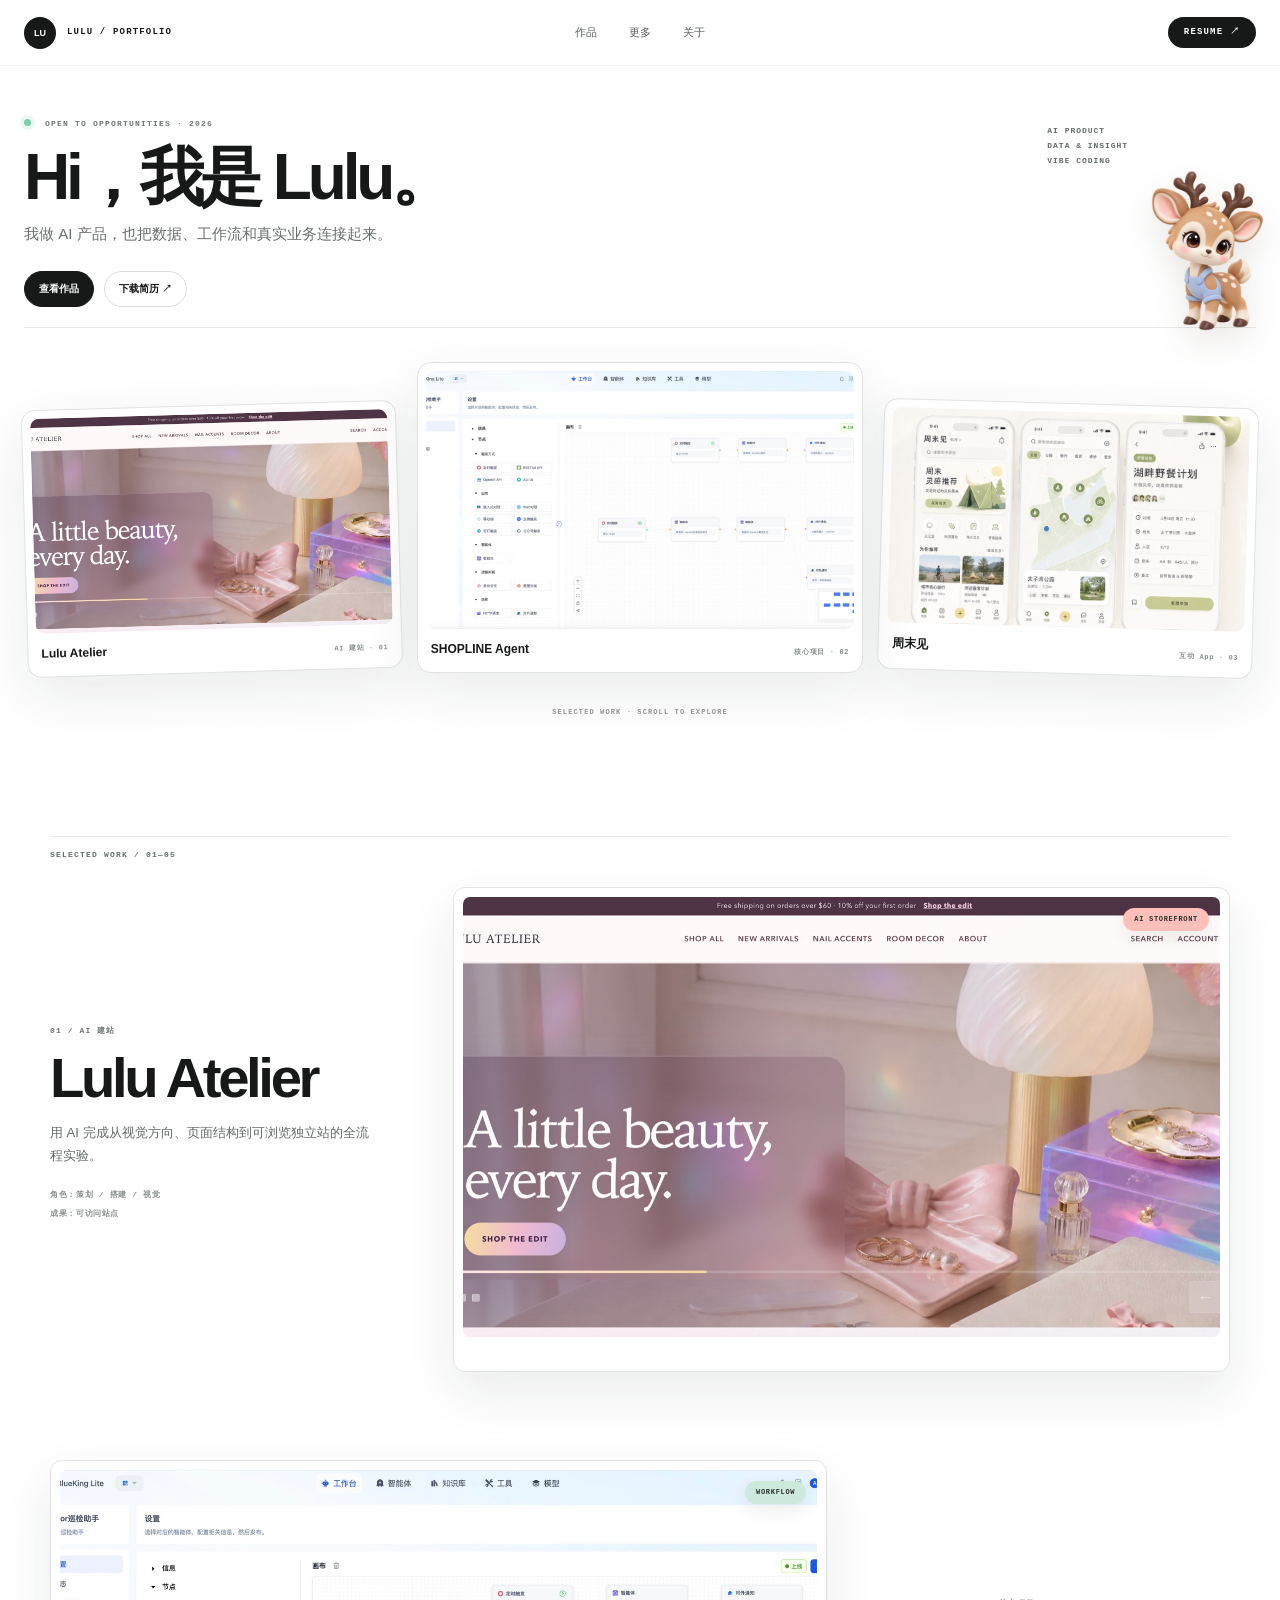
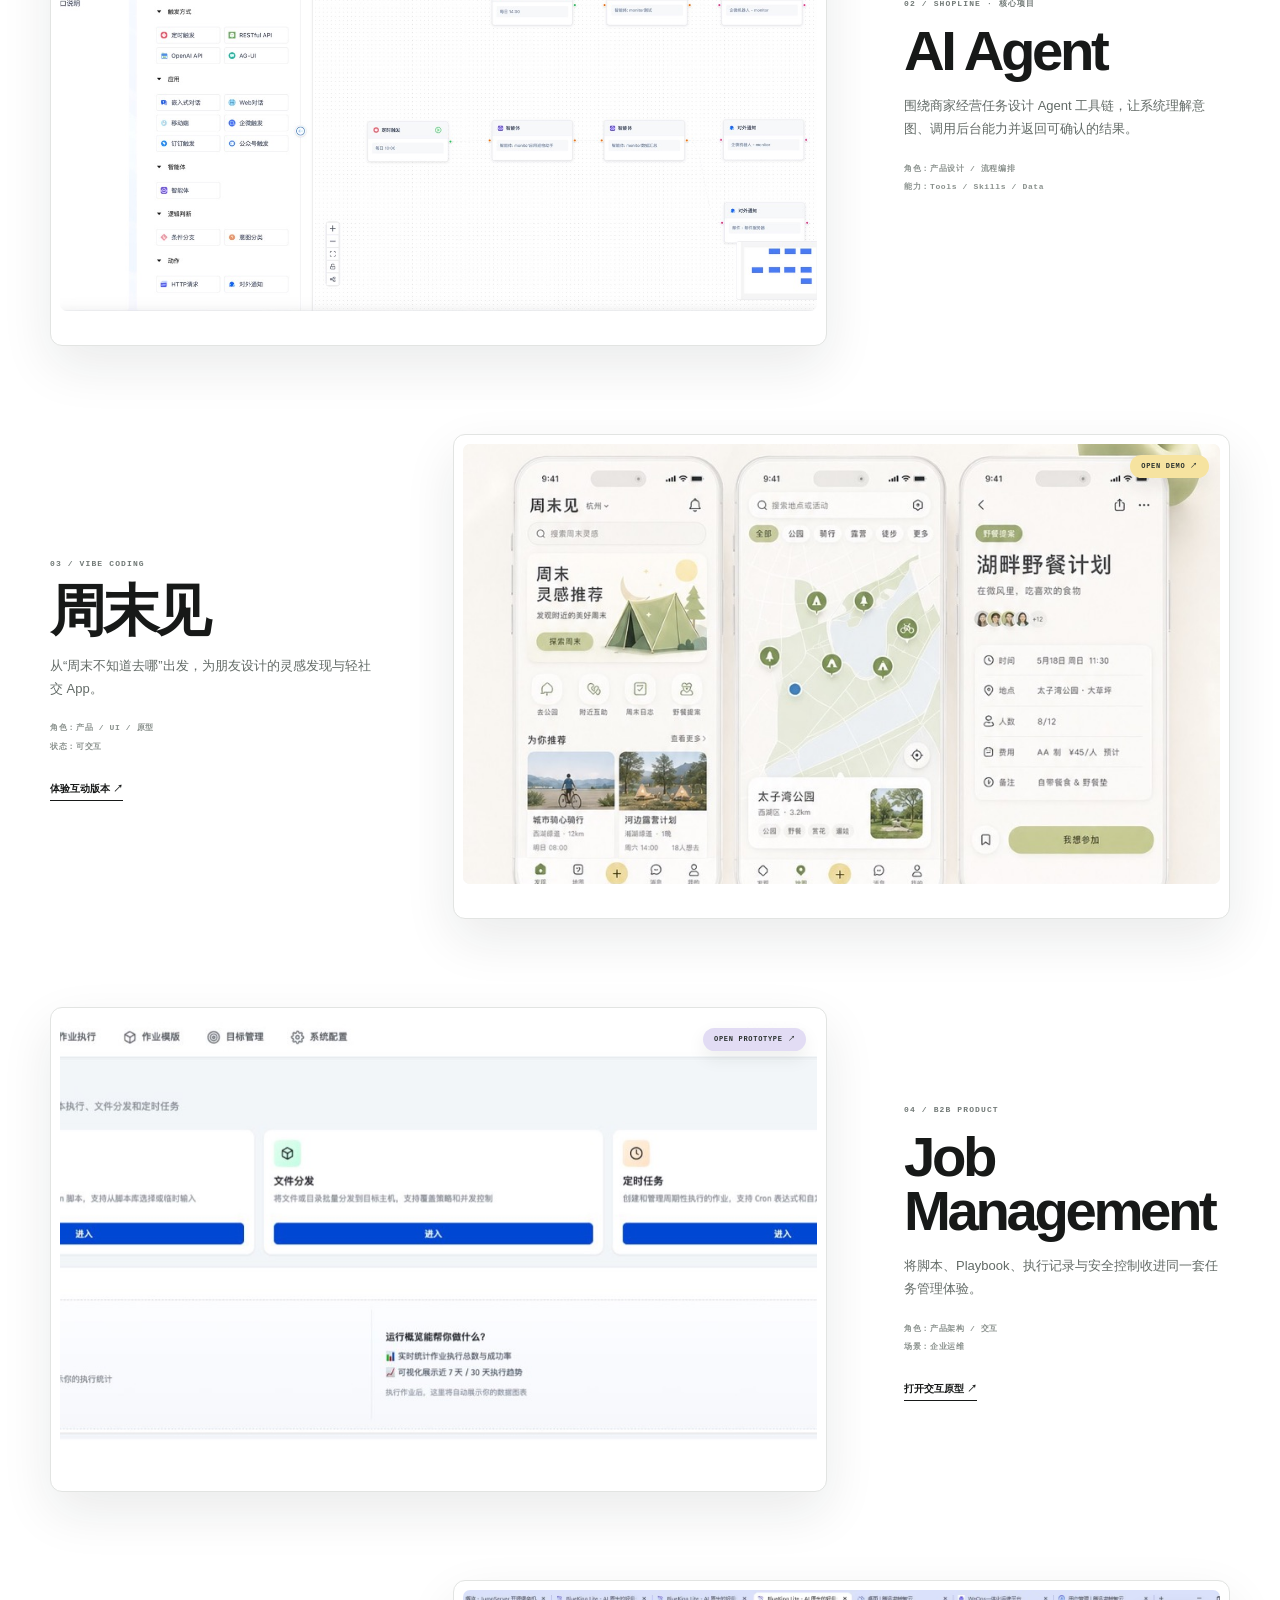
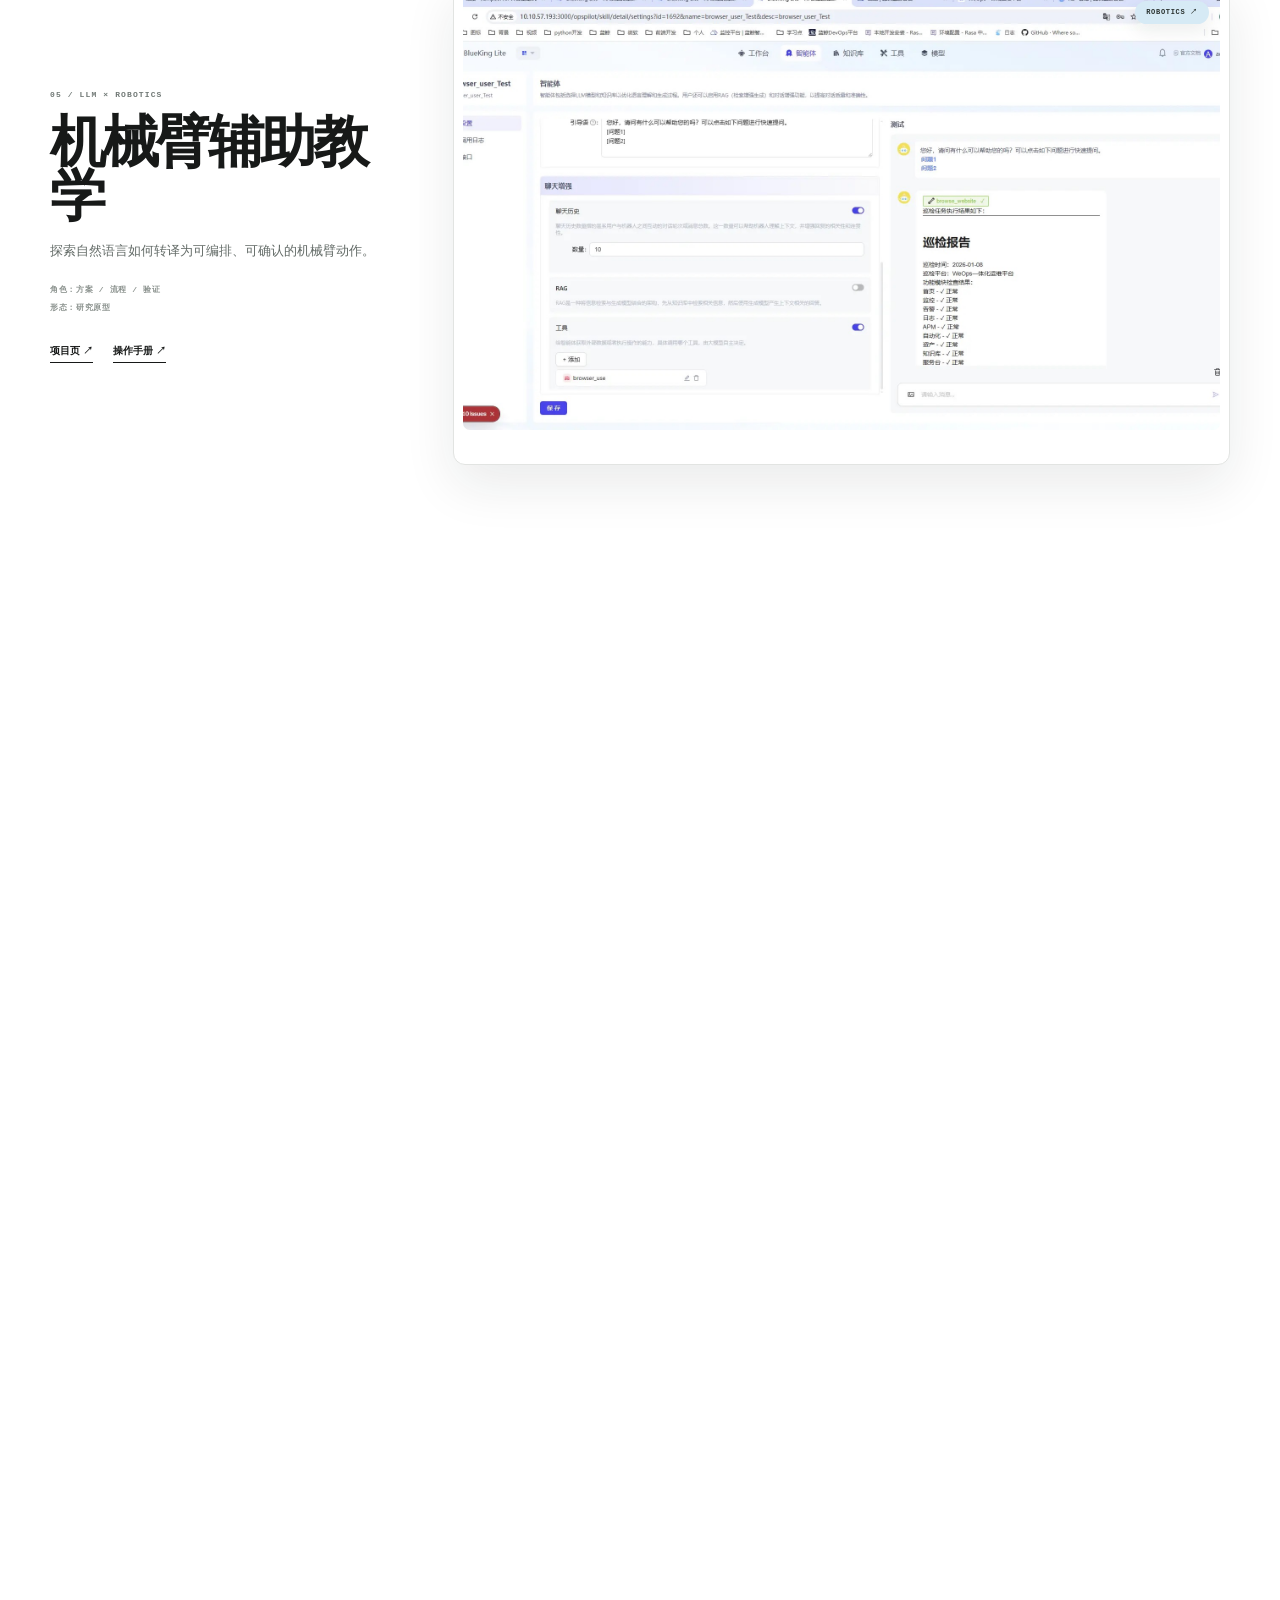
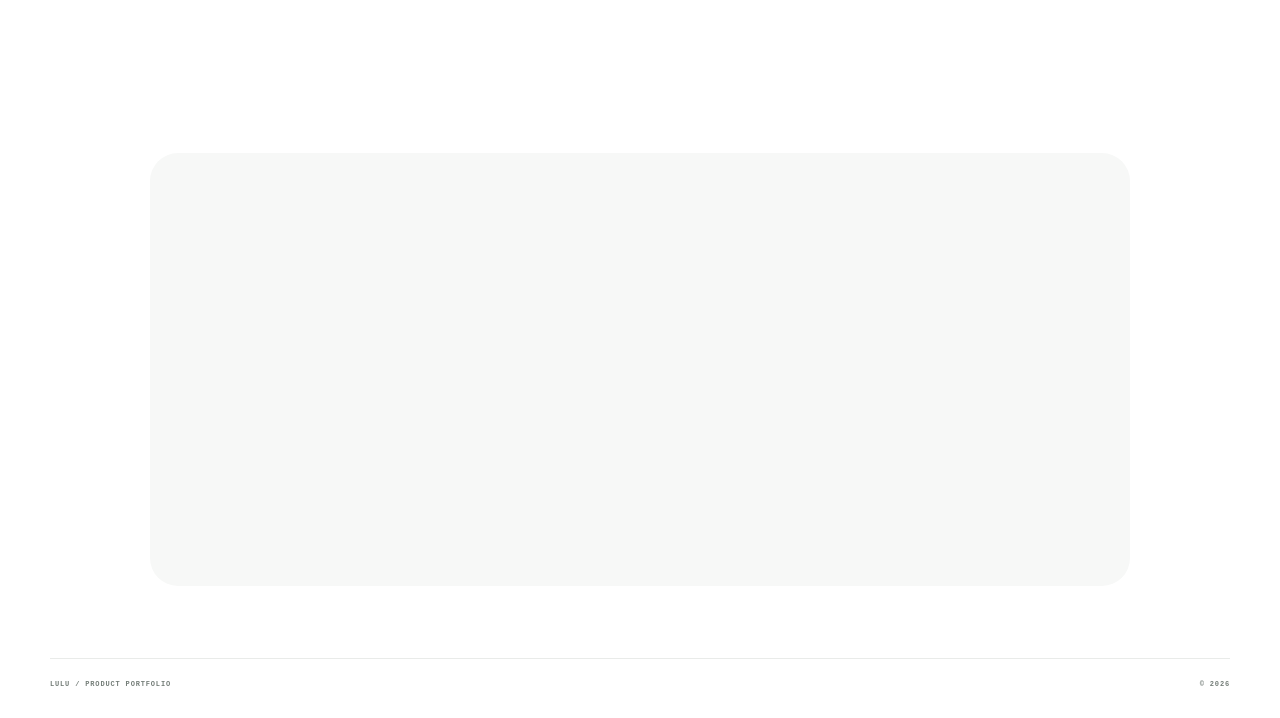
<file: index.html>
<!doctype html>
<html lang="zh-CN">
<head>
  <meta charset="UTF-8">
  <meta name="viewport" content="width=device-width,initial-scale=1">
  <meta name="description" content="Lulu 的 AI 产品与交互作品集">
  <title>Lulu｜Product Portfolio</title>
  <link rel="stylesheet" href="portfolio.css?v=20260907-1">
</head>
<body>
  <header class="nav">
    <a class="brand" href="#top"><span>LU</span><b>LULU / PORTFOLIO</b></a>
    <nav aria-label="主导航"><a href="#work">作品</a><a href="#archive">更多</a><a href="#about">关于</a></nav>
    <a class="resume" href="assets/xiaolu-resume.pdf" target="_blank">RESUME ↗</a>
  </header>

  <main id="top">
    <section class="hero">
      <div class="hero-copy">
        <div class="hero-intro"><p class="micro"><i></i> OPEN TO OPPORTUNITIES · 2026</p><h1>Hi，我是 Lulu。</h1><p>我做 AI 产品，也把数据、工作流和真实业务连接起来。</p><div class="hero-actions"><a href="#work">查看作品</a><a href="assets/xiaolu-resume.pdf" target="_blank">下载简历 ↗</a></div></div>
        <div class="hero-role"><span>AI PRODUCT</span><span>DATA &amp; INSIGHT</span><span>VIBE CODING</span></div>
        <img class="hero-deer" src="assets/xiaolu-deer-web.png" alt="Lulu 的小鹿形象" width="368" height="420" fetchpriority="high">
      </div>
      <div class="photo-line" aria-label="精选项目">
        <a class="instant instant-a" href="#ai-storefront" aria-label="查看 AI 建站项目"><div class="instant-image"><img src="assets/ai-storefront-web.jpg" alt="Lulu Atelier AI 建站首页" fetchpriority="high" decoding="async"></div><footer><b>Lulu Atelier</b><small>AI 建站 · 01</small></footer></a>
        <a class="instant instant-b" href="#shopline-agent" aria-label="查看 SHOPLINE AI Agent 项目"><div class="instant-image"><img src="assets/workflow-web.jpg" alt="SHOPLINE AI Agent 工具调用工作流" decoding="async"></div><footer><b>SHOPLINE Agent</b><small>核心项目 · 02</small></footer></a>
        <a class="instant instant-c" href="projects/weekend.html" aria-label="打开周末见互动项目"><div class="instant-image"><img src="assets/weekend-meet-web.jpg" alt="周末见 App 产品界面" decoding="async"></div><footer><b>周末见</b><small>互动 App · 03</small></footer></a>
      </div>
      <p class="scroll-note">SELECTED WORK · SCROLL TO EXPLORE</p>
    </section>

    <section class="work" id="work">
      <header class="section-label"><span>SELECTED WORK / 01—05</span></header>
      <article class="project project-wide reveal" id="ai-storefront">
        <a class="project-media" href="assets/ai-storefront-web.jpg" target="_blank"><img src="assets/ai-storefront-web.jpg" alt="Lulu Atelier AI 建站首页" loading="lazy" decoding="async"><span class="corner coral">AI STOREFRONT</span></a>
        <div class="project-info"><span>01 / AI 建站</span><h2>Lulu Atelier</h2><p>用 AI 完成从视觉方向、页面结构到可浏览独立站的全流程实验。</p><div class="project-meta"><span>角色：策划 / 搭建 / 视觉</span><span>成果：可访问站点</span></div></div>
      </article>
      <article class="project project-wide reveal" id="shopline-agent">
        <a class="project-media workflow-media" href="assets/workflow.jpg" target="_blank"><img src="assets/workflow-web.jpg" alt="Agent 工作流与数据处理" loading="lazy" decoding="async"><span class="corner mint-bg">WORKFLOW</span></a>
        <div class="project-info"><span>02 / SHOPLINE · 核心项目</span><h2>AI Agent</h2><p>围绕商家经营任务设计 Agent 工具链，让系统理解意图、调用后台能力并返回可确认的结果。</p><div class="project-meta"><span>角色：产品设计 / 流程编排</span><span>能力：Tools / Skills / Data</span></div></div>
      </article>
      <article class="project project-wide reveal" id="weekend">
        <a class="project-media weekend-media" href="projects/weekend.html"><img src="assets/weekend-meet-web.jpg" alt="周末见 App UI" loading="lazy" decoding="async"><span class="corner butter">OPEN DEMO ↗</span></a>
        <div class="project-info"><span>03 / VIBE CODING</span><h2>周末见</h2><p>从“周末不知道去哪”出发，为朋友设计的灵感发现与轻社交 App。</p><div class="project-meta"><span>角色：产品 / UI / 原型</span><span>状态：可交互</span></div><a class="text-link" href="projects/weekend.html">体验互动版本 ↗</a></div>
      </article>
      <article class="project project-wide reveal" id="job-system">
        <a class="project-media" href="projects/job-system/首页.html"><img src="assets/job-management-web.jpg" alt="Job Management 作业管理系统首页" loading="lazy" decoding="async"><span class="corner lavender">OPEN PROTOTYPE ↗</span></a>
        <div class="project-info"><span>04 / B2B PRODUCT</span><h2>Job Management</h2><p>将脚本、Playbook、执行记录与安全控制收进同一套任务管理体验。</p><div class="project-meta"><span>角色：产品架构 / 交互</span><span>场景：企业运维</span></div><a class="text-link" href="projects/job-system/首页.html">打开交互原型 ↗</a></div>
      </article>
      <article class="project project-wide reveal" id="robot">
        <a class="project-media" href="projects/robot.html"><img src="assets/archive/agent-workflow/agent.jpeg" alt="机械臂辅助教学的任务编排与识别结果界面" loading="lazy" decoding="async"><span class="corner blue">ROBOTICS ↗</span></a>
        <div class="project-info"><span>05 / LLM × ROBOTICS</span><h2>机械臂辅助教学</h2><p>探索自然语言如何转译为可编排、可确认的机械臂动作。</p><div class="project-meta"><span>角色：方案 / 流程 / 验证</span><span>形态：研究原型</span></div><div class="inline-links"><a href="projects/robot.html">项目页 ↗</a><a href="projects/robot-manual.html">操作手册 ↗</a></div></div>
      </article>
    </section>

    <section class="process" aria-labelledby="process-title">
      <header class="section-label"><span id="process-title">PROCESS EVIDENCE / SHOPLINE AGENT</span><span>FROM IDEA TO SYSTEM</span></header>
      <div class="process-grid">
        <article class="process-card reveal"><img src="assets/agent-n8n-web.jpg" alt="Agent 在 n8n 中编排工具链" loading="lazy" decoding="async"><div><span>01 / ORCHESTRATE</span><h3>把复杂任务拆成可执行的工具链。</h3><p>从触发、调用到结果回传，先把 Agent 的工作路径画清楚。</p></div></article>
        <article class="process-card reveal"><img src="assets/agent-email-web.jpg" alt="Agent 生成巡检报告并通过邮件输出" loading="lazy" decoding="async"><div><span>02 / DELIVER</span><h3>把工具结果交付成可读的业务报告。</h3><p>巡检结果进入邮件，交给业务人员确认、阅读与跟进。</p></div></article>
        <article class="process-card reveal"><img src="assets/agent-monitor-web.jpg" alt="Agent 监控数据界面" loading="lazy" decoding="async"><div><span>03 / OBSERVE</span><h3>用数据看见结果，而不是只看演示。</h3><p>通过监控与反馈，持续判断效率、质量和下一步优化。</p></div></article>
      </div>
    </section>

    <section class="archive" id="archive">
      <header class="section-label"><span>MORE WORK / 06—13</span><span>VISUAL · RESEARCH · EXPERIMENTS</span></header>
      <div class="archive-grid">
        <a class="mini reveal" href="assets/archive/research/肌智管家ui.pdf" target="_blank"><img src="assets/skin-butler.jpg" alt="肌智管家 UI" loading="lazy" decoding="async"><footer><b>肌智管家</b><small>HEALTH DATA / UI</small></footer></a>
        <a class="mini reveal" href="assets/archive/aigc/温馨室内场景3D卡通渲染.png" target="_blank"><img src="assets/toy-room-web.jpg" alt="AIGC 室内玩具场景" loading="lazy" decoding="async"><footer><b>AIGC 玩具场景</b><small>VISUAL MAKING</small></footer></a>
        <a class="mini reveal" href="assets/archive/ip/三视图.PNG" target="_blank"><img src="assets/ip-front-web.jpg" alt="电子精灵 IP" loading="lazy" decoding="async"><footer><b>电子精灵 IP</b><small>CHARACTER DESIGN</small></footer></a>
        <a class="mini reveal" href="assets/archive/research/数学建模.pdf" target="_blank"><img src="assets/data-modeling-web.jpg" alt="数学建模报告中的模型评估图表" loading="lazy" decoding="async"><footer><b>数据分析与研究</b><small>REPORT / PDF ↗</small></footer></a>
        <a class="mini reveal" href="assets/archive/agent-workflow/n8n.jpeg" target="_blank"><img src="assets/agent-n8n-web.jpg" alt="n8n Agent 编排流程" loading="lazy" decoding="async"><footer><b>Agent 编排实验</b><small>WORKFLOW / N8N</small></footer></a>
        <a class="mini reveal" href="assets/archive/agent-workflow/对接邮箱.jpeg" target="_blank"><img src="assets/agent-email-web.jpg" alt="Agent 输出巡检报告的邮件" loading="lazy" decoding="async"><footer><b>巡检报告输出</b><small>AGENT / REPORT</small></footer></a>
        <a class="mini reveal" href="assets/archive/aigc/温馨室内场景元素组件库吸塑包装.png" target="_blank"><img src="assets/toy-packaging-web.jpg" alt="AIGC 玩具包装设计" loading="lazy" decoding="async"><footer><b>玩具包装设计</b><small>AIGC / PACKAGING</small></footer></a>
        <a class="mini reveal" href="assets/archive/ip/表情包.PNG" target="_blank"><img src="assets/ip-expression-web.jpg" alt="电子精灵 IP 表情设计" loading="lazy" decoding="async"><footer><b>电子精灵表情</b><small>IP / EXPRESSION</small></footer></a>
      </div>
    </section>

    <section class="about" id="about">
      <img src="assets/portrait-web.jpg" alt="Lulu" loading="lazy" decoding="async">
      <div><p class="micro">ABOUT LULU</p><h2>AI 产品经理，持续做点真实的东西。</h2><p>关注 Agent、数据与业务效率，也喜欢摄影、普拉提和羽毛球。</p><div class="tags"><span>AI AGENT</span><span>DATA</span><span>CONTENT</span><span>PHOTOGRAPHY</span></div><a class="contact-link" href="mailto:lulu360510@outlook.com">lulu360510@outlook.com ↗</a></div>
    </section>
  </main>
  <footer class="site-footer"><span>LULU / PRODUCT PORTFOLIO</span><span>© 2026</span></footer>
  <script src="portfolio.js?v=20260907-1" defer></script>
</body>
</html>
</file>
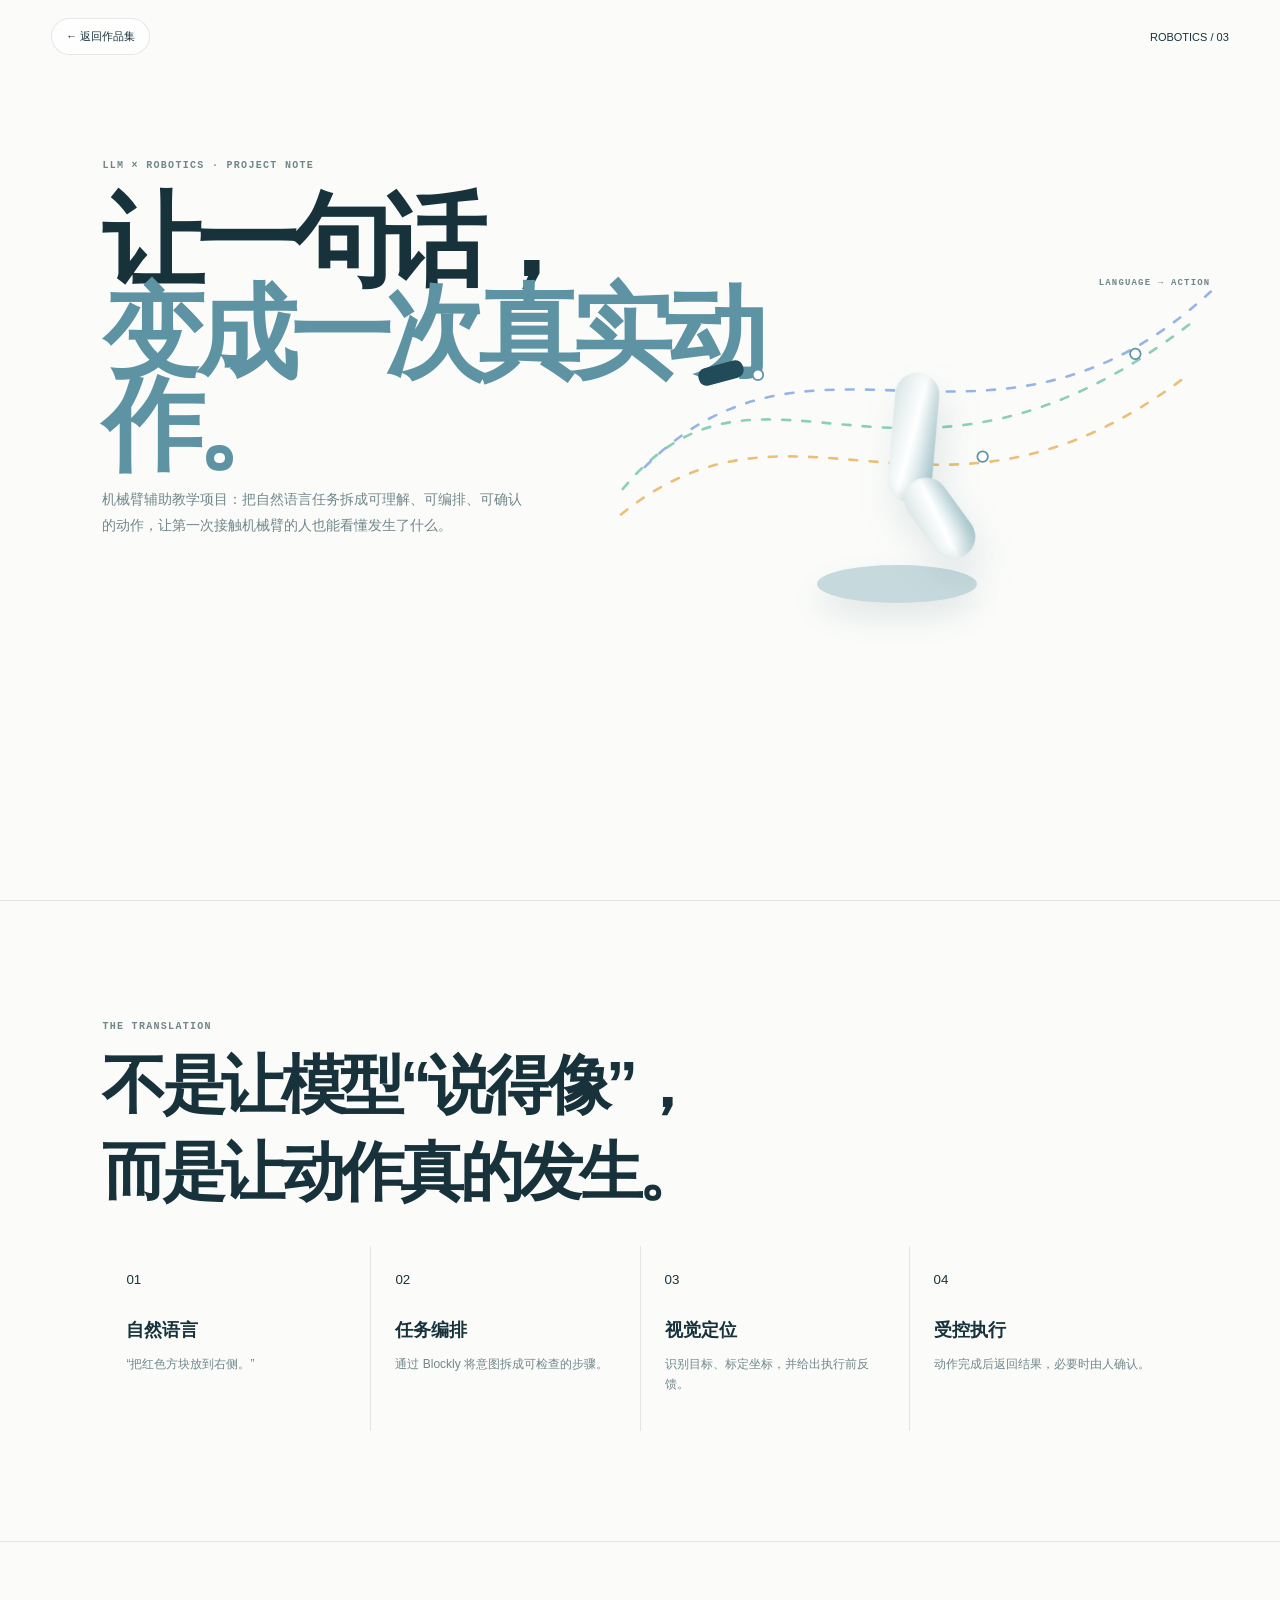
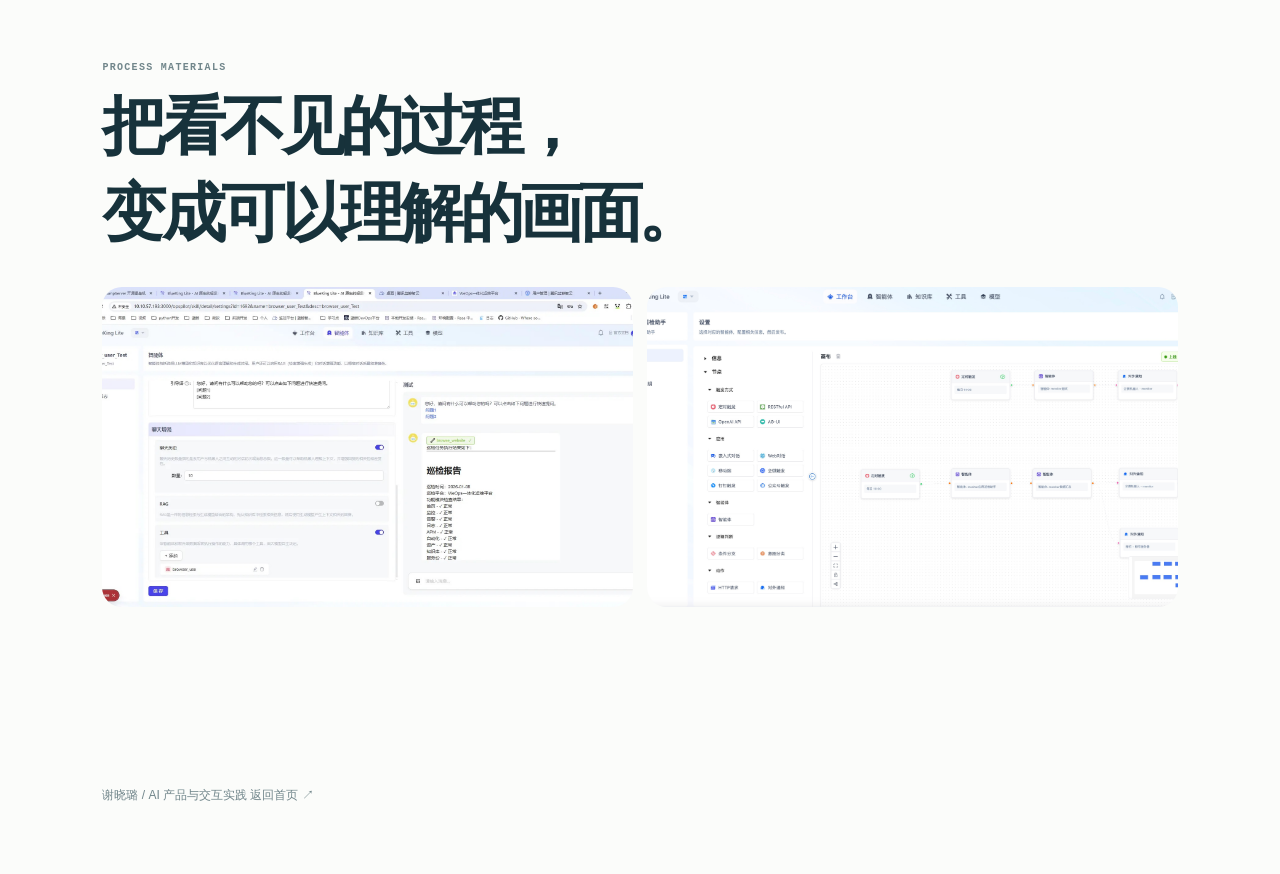
<file: projects/robot.html>
<!doctype html><html lang="zh-CN"><head><meta charset="UTF-8"><meta name="viewport" content="width=device-width,initial-scale=1"><title>机械臂辅助教学｜谢晓璐</title><style>
:root{--paper:#fbfcfa;--ink:#17323b;--muted:#71868b;--line:#17323b1c}*{box-sizing:border-box}html{scroll-behavior:smooth}body{margin:0;background:var(--paper);color:var(--ink);font-family:Inter,"PingFang SC",Arial,sans-serif}a{color:inherit;text-decoration:none}.nav{position:fixed;z-index:5;top:18px;left:4vw;right:4vw;display:flex;justify-content:space-between;align-items:center;font-size:11px}.back{padding:10px 14px;border:1px solid var(--line);border-radius:999px;background:#fff9;backdrop-filter:blur(12px)}.hero{min-height:100vh;padding:150px 8vw 80px;position:relative;overflow:hidden}.eyebrow{font:700 10px ui-monospace,monospace;letter-spacing:.13em;color:var(--muted)}h1{max-width:690px;margin:24px 0 16px;font-size:clamp(52px,8vw,118px);line-height:.9;letter-spacing:-.08em}h1 em{font-style:normal;color:#5d93a3}.lede{max-width:420px;color:var(--muted);font-size:14px;line-height:1.8}.arm-stage{position:absolute;right:4vw;top:27vh;width:48vw;height:43vh;min-height:300px}.arm{position:absolute;left:40%;bottom:16%;width:110px;height:220px;transform:rotate(-18deg);filter:drop-shadow(0 22px 18px #31576420)}.arm:before,.arm:after{content:"";position:absolute;left:38px;width:44px;border-radius:40px;background:linear-gradient(100deg,#d7e4e4,#fff 48%,#a9cbd0);box-shadow:inset -8px -7px 12px #547f8c25}.arm:before{height:130px;bottom:65px;transform:rotate(23deg)}.arm:after{height:90px;bottom:0;transform:rotate(-18deg)}.base{position:absolute;bottom:7%;left:33%;width:160px;height:38px;border-radius:50%;background:#c6dadd;box-shadow:0 15px 30px #31576420}.hand{position:absolute;left:84px;bottom:64%;width:46px;height:18px;border-radius:8px;background:#214b58;transform:rotate(-15deg)}.stream{position:absolute;inset:8% 0 0 0;overflow:visible}.stream path{fill:none;stroke-width:3;stroke-linecap:round;opacity:.84;stroke-dasharray:9 14;animation:flow 2.8s linear infinite}.stream path:nth-child(1){stroke:#77c8b0}.stream path:nth-child(2){stroke:#e9b65e;animation-delay:-.8s}.stream path:nth-child(3){stroke:#84a9e3;animation-delay:-1.6s}.stream circle{fill:#fff;stroke:#5c95a3;stroke-width:2;animation:blink 2s ease-in-out infinite}.stage-note{position:absolute;right:3%;top:9%;font:700 9px ui-monospace,monospace;letter-spacing:.13em;color:var(--muted)}.section{padding:110px 8vw;border-top:1px solid var(--line)}.section h2{font-size:clamp(32px,5vw,68px);letter-spacing:-.07em;margin:0 0 30px}.flow{display:grid;grid-template-columns:repeat(4,1fr);gap:1px;background:var(--line)}.step{min-height:180px;padding:24px;background:var(--paper)}.step b{display:block;margin:30px 0 10px;font-size:18px}.step p{color:var(--muted);font-size:12px;line-height:1.7}.visuals{display:grid;grid-template-columns:1fr 1fr;gap:14px}.visuals img{width:100%;height:320px;object-fit:cover;border-radius:20px;background:#eef4f3}.footer{padding:70px 8vw;color:var(--muted);font-size:12px}@keyframes flow{to{stroke-dashoffset:-90}}@keyframes blink{0%,100%{opacity:.25}50%{opacity:1}}@media(max-width:760px){.hero{padding:125px 6vw 50px;min-height:820px}.arm-stage{position:relative;right:auto;top:auto;width:100%;height:300px;margin-top:45px}.arm{left:42%;transform:scale(.78) rotate(-18deg)}.flow,.visuals{grid-template-columns:1fr}.step{min-height:140px}.visuals img{height:230px}}
</style></head><body><nav class="nav"><a class="back" href="../index.html#lab">← 返回作品集</a><span>ROBOTICS / 03</span></nav><main><section class="hero"><p class="eyebrow">LLM × ROBOTICS · PROJECT NOTE</p><h1>让一句话，<br><em>变成一次真实动作。</em></h1><p class="lede">机械臂辅助教学项目：把自然语言任务拆成可理解、可编排、可确认的动作，让第一次接触机械臂的人也能看懂发生了什么。</p><div class="arm-stage"><span class="stage-note">LANGUAGE → ACTION</span><svg class="stream" viewBox="0 0 700 330" aria-hidden="true"><path d="M10 245 C170 50 330 310 660 54"/><path d="M8 274 C210 110 368 330 650 118"/><path d="M35 220 C230 25 430 250 680 20"/><circle cx="164" cy="115" r="6"/><circle cx="420" cy="208" r="6"/><circle cx="594" cy="91" r="6"/></svg><div class="base"></div><div class="arm"></div><div class="hand"></div></div></section><section class="section"><p class="eyebrow">THE TRANSLATION</p><h2>不是让模型“说得像”，<br>而是让动作真的发生。</h2><div class="flow"><div class="step"><small>01</small><b>自然语言</b><p>“把红色方块放到右侧。”</p></div><div class="step"><small>02</small><b>任务编排</b><p>通过 Blockly 将意图拆成可检查的步骤。</p></div><div class="step"><small>03</small><b>视觉定位</b><p>识别目标、标定坐标，并给出执行前反馈。</p></div><div class="step"><small>04</small><b>受控执行</b><p>动作完成后返回结果，必要时由人确认。</p></div></div></section><section class="section"><p class="eyebrow">PROCESS MATERIALS</p><h2>把看不见的过程，<br>变成可以理解的画面。</h2><div class="visuals"><img src="../assets/archive/agent-workflow/agent.jpeg" alt="机器人任务过程"><img src="../assets/archive/agent-workflow/workflow.jpeg" alt="任务工作流"></div></section></main><footer class="footer">谢晓璐 / AI 产品与交互实践 <a href="../index.html">返回首页 ↗</a></footer></body></html>
</file>
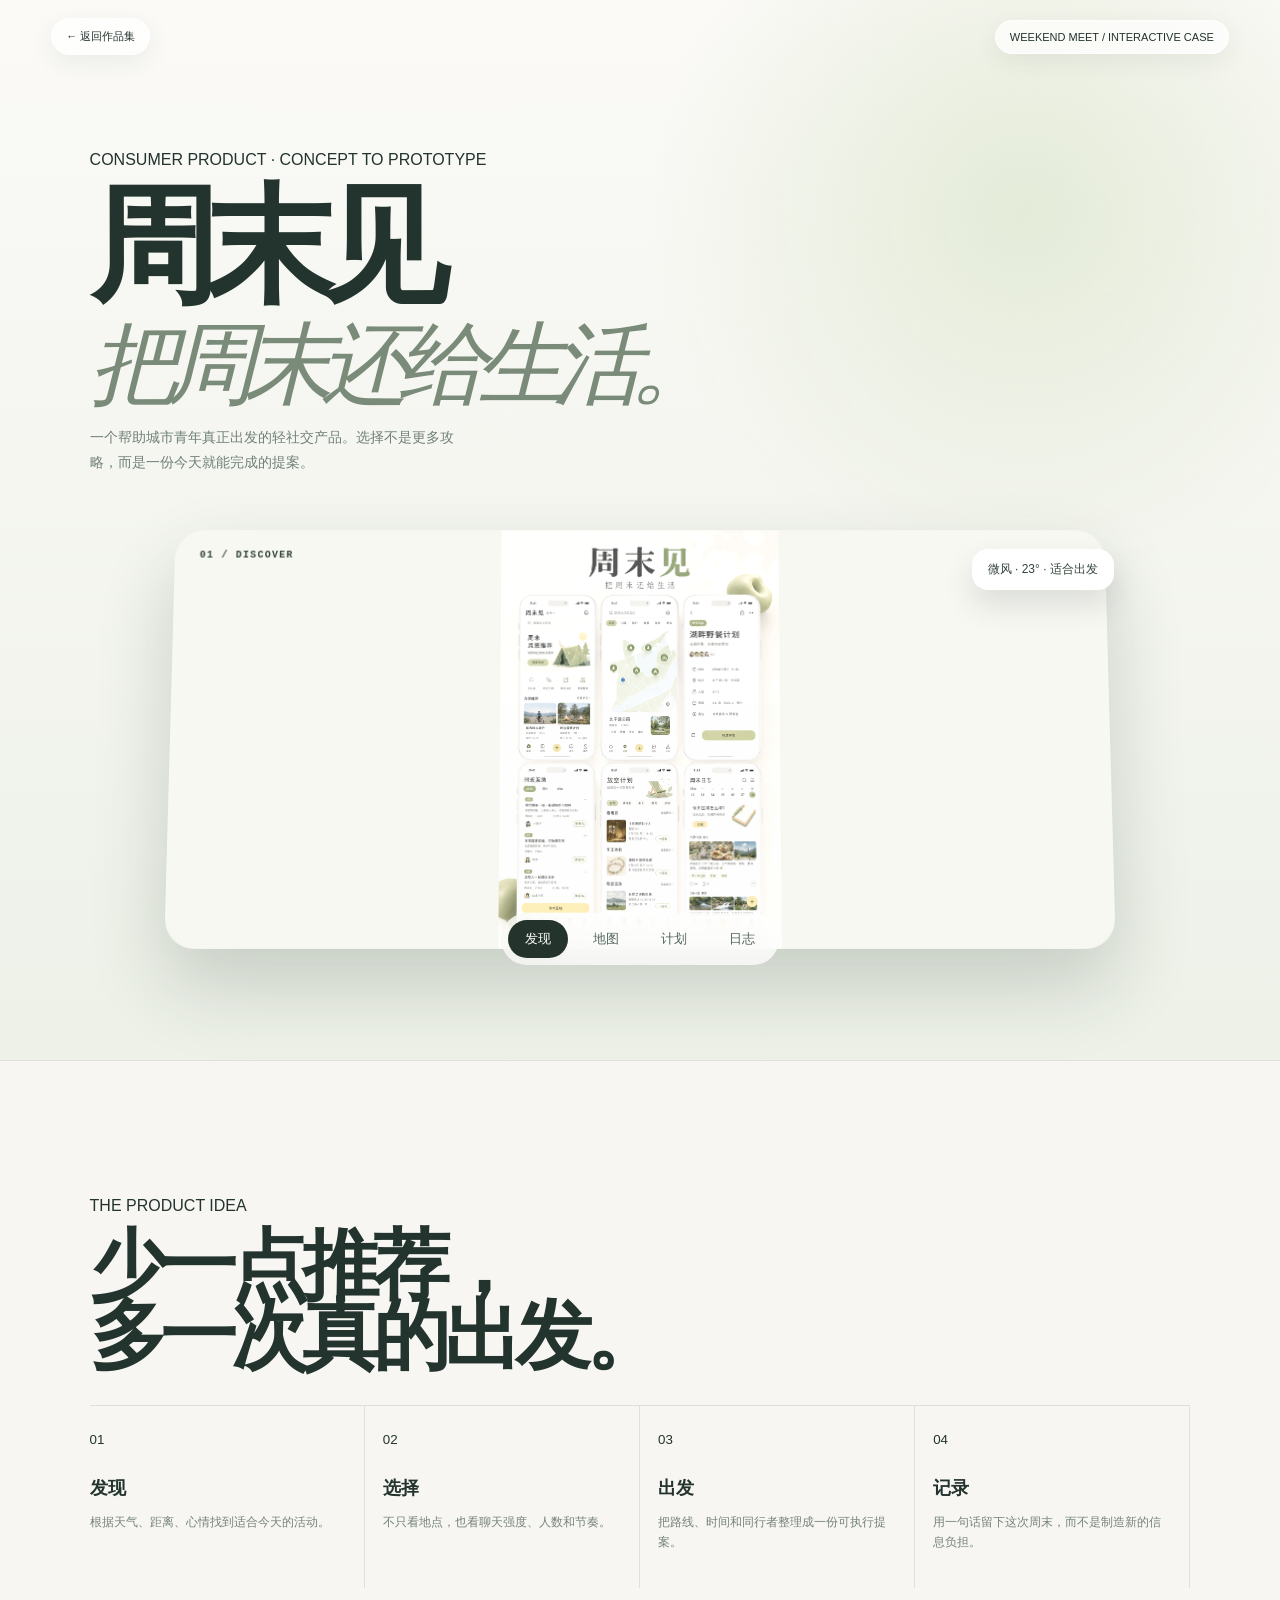
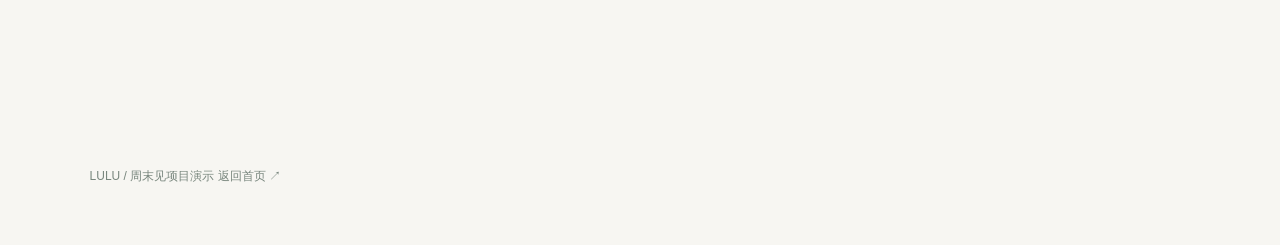
<file: projects/weekend.html>
<!doctype html><html lang="zh-CN"><head><meta charset="UTF-8"><meta name="viewport" content="width=device-width,initial-scale=1"><title>周末见｜互动演示</title><style>
:root{--paper:#f7f6f2;--ink:#23332e;--sage:#aebd91;--yellow:#f4d985;--line:#23332e1c}*{box-sizing:border-box}body{margin:0;background:var(--paper);color:var(--ink);font-family:Inter,"PingFang SC",Arial,sans-serif;overflow-x:hidden}a{color:inherit;text-decoration:none}.nav{position:fixed;z-index:5;top:18px;left:4vw;right:4vw;display:flex;justify-content:space-between;align-items:center;font-size:11px}.back,.badge{padding:10px 14px;border:1px solid #fff;border-radius:999px;background:#ffffffb5;backdrop-filter:blur(15px);box-shadow:0 8px 25px #263b3312}.hero{min-height:100vh;padding:135px 7vw 70px;position:relative;overflow:hidden;background:radial-gradient(circle at 80% 20%,#e4ebd8,transparent 28%),linear-gradient(180deg,#fbfaf7,#edf1e8)}.hero h1{font-size:clamp(60px,10vw,150px);line-height:.82;letter-spacing:-.1em;margin:25px 0 18px}.hero h1 em{font:italic clamp(42px,7vw,105px)/.95 Georgia,"Songti SC",serif;color:#7a8b79}.lede{max-width:390px;color:#708078;font-size:14px;line-height:1.8}.stage{position:relative;width:min(1030px,92vw);height:475px;margin:40px auto 0;perspective:1200px}.board{position:absolute;left:50%;top:12px;width:min(940px,88vw);height:420px;transform:translateX(-50%) rotateX(4deg);border-radius:30px;background:#182018;box-shadow:0 35px 75px #24372b32;overflow:hidden;transition:transform .5s cubic-bezier(.2,.75,.2,1)}.board.light{background:#f8f8f3}.board img{width:100%;height:100%;object-fit:contain;opacity:.96;transition:transform .8s cubic-bezier(.2,.75,.2,1),filter .5s}.board.light img{filter:saturate(.82) brightness(1.05)}.screen-label{position:absolute;left:25px;top:20px;z-index:2;color:#fff;font:700 10px ui-monospace,monospace;letter-spacing:.13em}.board.light .screen-label{color:#33443a}.float-note{position:absolute;right:4%;top:7%;z-index:3;padding:12px 16px;border-radius:16px;background:#fff;color:#33443a;font-size:12px;box-shadow:0 15px 30px #24372b22;animation:float 3.5s ease-in-out infinite}.screen-tabs{display:flex;gap:8px;position:absolute;left:50%;bottom:25px;transform:translateX(-50%);z-index:4;padding:7px;border-radius:999px;background:#ffffffb8;backdrop-filter:blur(16px)}.screen-tabs button{border:0;padding:10px 17px;border-radius:999px;background:transparent;color:#52655a;cursor:pointer}.screen-tabs button.active{background:#24332c;color:#fff}.flow{padding:120px 7vw;border-top:1px solid var(--line)}.flow h2{font-size:clamp(38px,6vw,82px);letter-spacing:-.08em;line-height:.9;margin:0 0 35px}.flow-grid{display:grid;grid-template-columns:repeat(4,1fr);border-top:1px solid var(--line)}.step{padding:24px 18px 24px 0;border-right:1px solid var(--line);min-height:170px}.step:not(:first-child){padding-left:18px}.step b{display:block;margin:28px 0 10px;font-size:18px}.step p{font-size:12px;line-height:1.7;color:#75837b}.footer{padding:60px 7vw;color:#78867d;font-size:12px}@keyframes float{0%,100%{transform:translateY(0) rotate(2deg)}50%{transform:translateY(-10px) rotate(-2deg)}}@media(max-width:760px){.hero{padding:115px 6vw 50px}.stage{height:310px}.board{height:285px;border-radius:20px}.screen-tabs{bottom:8px;max-width:94vw;overflow:auto}.screen-tabs button{padding:8px 11px;white-space:nowrap}.flow-grid{grid-template-columns:1fr 1fr}.step{border-bottom:1px solid var(--line)}}
</style></head><body><nav class="nav"><a class="back" href="../index.html#cases">← 返回作品集</a><span class="badge">WEEKEND MEET / INTERACTIVE CASE</span></nav><main><section class="hero"><p>CONSUMER PRODUCT · CONCEPT TO PROTOTYPE</p><h1>周末见<br><em>把周末还给生活。</em></h1><p class="lede">一个帮助城市青年真正出发的轻社交产品。选择不是更多攻略，而是一份今天就能完成的提案。</p><div class="stage" id="stage"><div class="float-note" id="note">微风 · 23° · 适合出发</div><div class="board light" id="board"><span class="screen-label" id="label">01 / DISCOVER</span><img id="screen" src="../assets/weekend-meet.png" alt="周末见 UI 展示"></div><div class="screen-tabs"><button class="active" data-label="01 / DISCOVER" data-note="从附近开始，找到一个想去的地方。">发现</button><button data-label="02 / MAP" data-note="把距离、天气和心情放在一起看。">地图</button><button data-label="03 / PLAN" data-note="一份可以马上出发的半日计划。">计划</button><button data-label="04 / JOURNAL" data-note="回来以后，留下一句真实感受。">日志</button></div></div></section><section class="flow"><p>THE PRODUCT IDEA</p><h2>少一点推荐，<br>多一次真的出发。</h2><div class="flow-grid"><div class="step"><small>01</small><b>发现</b><p>根据天气、距离、心情找到适合今天的活动。</p></div><div class="step"><small>02</small><b>选择</b><p>不只看地点，也看聊天强度、人数和节奏。</p></div><div class="step"><small>03</small><b>出发</b><p>把路线、时间和同行者整理成一份可执行提案。</p></div><div class="step"><small>04</small><b>记录</b><p>用一句话留下这次周末，而不是制造新的信息负担。</p></div></div></section></main><footer class="footer">LULU / 周末见项目演示 <a href="../index.html">返回首页 ↗</a></footer><script>const board=document.querySelector('#board'),stage=document.querySelector('#stage'),screen=document.querySelector('#screen'),label=document.querySelector('#label'),note=document.querySelector('#note');stage.addEventListener('pointermove',e=>{const r=stage.getBoundingClientRect(),x=(e.clientX-r.left)/r.width-.5,y=(e.clientY-r.top)/r.height-.5;board.style.transform=`translateX(-50%) rotateX(${4-y*5}deg) rotateY(${x*7}deg)`;screen.style.transform=`scale(1.025) translate(${x*-5}px,${y*-4}px)`});stage.addEventListener('pointerleave',()=>{board.style.transform='translateX(-50%) rotateX(4deg)';screen.style.transform=''}) ;document.querySelectorAll('.screen-tabs button').forEach(btn=>btn.addEventListener('click',()=>{document.querySelector('.screen-tabs .active').classList.remove('active');btn.classList.add('active');label.textContent=btn.dataset.label;note.textContent=btn.dataset.note;board.animate([{opacity:.55,transform:'translateX(-50%) scale(.985)'},{opacity:1,transform:'translateX(-50%) scale(1)'}],{duration:480,easing:'cubic-bezier(.2,.75,.2,1)'})}));</script></body></html>
</file>
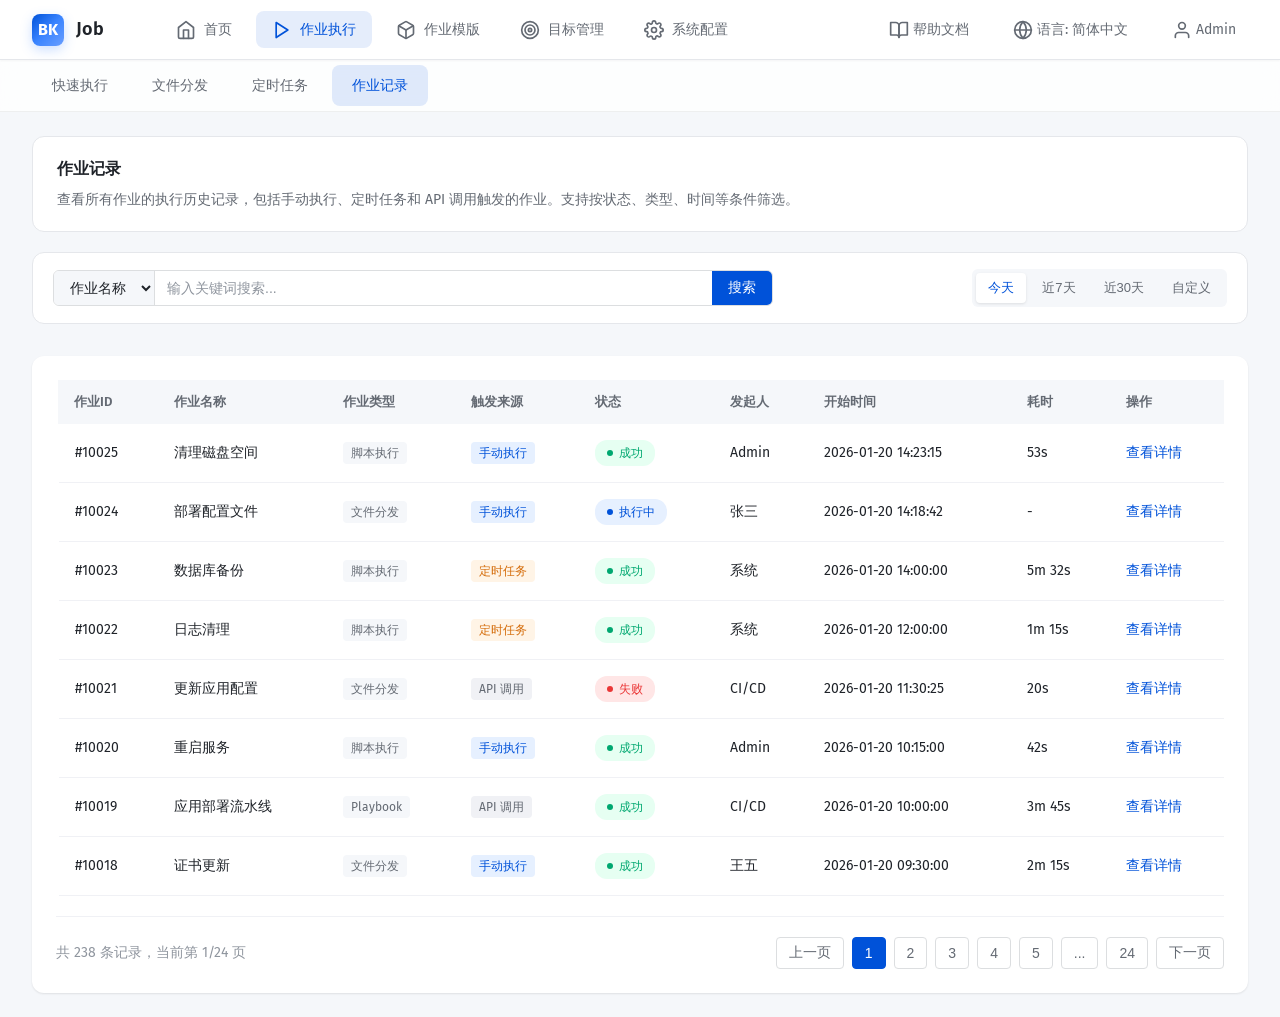
<file: projects/job-system/作业记录.html>
<!DOCTYPE html>
<html lang="zh-CN">
<head>
    <meta charset="UTF-8">
    <meta name="viewport" content="width=device-width, initial-scale=1.0">
    <title>作业记录 - Job</title>
    <style>
        * { margin: 0; padding: 0; box-sizing: border-box; }
        body { font-family: 'Fira Sans', 'Fira Sans', -apple-system, BlinkMacSystemFont, 'PingFang SC', 'Microsoft YaHei', sans-serif; background: #f5f7fa; color: #1f2329; line-height: 1.5; }
        .top-header { background: #fff; height: 60px; border-bottom: 1px solid #e5e7eb;
            box-shadow: 0 1px 2px rgba(0,0,0,0.04); display: flex; align-items: center; justify-content: space-between; padding: 0 32px; position: sticky; top: 0; z-index: 100; }
        .header-left { display: flex; align-items: center; gap: 8px; }
        .logo { display: flex; align-items: center; gap: 12px; font-weight: 600; font-size: 18px; }
        .logo-icon { width: 32px; height: 32px; background: linear-gradient(135deg, #0052d9 0%, #3a84ff 50%, #699eff 100%); border-radius: 8px; display: flex; align-items: center; justify-content: center; color: white; font-size: 16px; font-weight: bold; box-shadow: 0 4px 12px rgba(58, 132, 255, 0.25); }
        .header-nav { display: flex; gap: 8px; margin-left: 48px; }
        .nav-item { display: flex; align-items: center; gap: 8px; color: #646a73; cursor: pointer; font-size: 14px; padding: 8px 16px; border-radius: 8px; transition: all 0.3s; font-weight: 500; }
        .nav-item:hover { color: #0052d9; background: rgba(0, 82, 217, 0.06); }
        .nav-item.active { color: #0052d9; background: rgba(0, 82, 217, 0.1); }
        .header-right { display: flex; align-items: center; gap: 20px; color: #646a73; font-size: 14px; }
        .header-right > span { cursor: pointer; padding: 6px 12px; border-radius: 6px; transition: all 0.3s; }
        .header-right > span:hover { background: rgba(0, 0, 0, 0.04); color: #0052d9; }
        .sub-header { background: rgba(255, 255, 255, 0.8); backdrop-filter: blur(10px); height: 52px; border-bottom: 1px solid rgba(0, 0, 0, 0.06); display: flex; align-items: center; padding: 0 32px; }
        .sub-nav { display: flex; gap: 4px; }
        .sub-nav-item { padding: 10px 20px; cursor: pointer; font-size: 14px; color: #646a73; border-radius: 8px; transition: all 0.3s; font-weight: 500; }
        .sub-nav-item:hover { color: #0052d9; background: rgba(0, 82, 217, 0.06); }
        .sub-nav-item.active { color: #0052d9; background: rgba(0, 82, 217, 0.12); }
        .main-container { padding: 24px 32px; max-width: 1600px; margin: 0 auto; }
        
        /* 页面介绍区 */
        .page-intro { background: white; border-radius: 12px; padding: 20px 24px; margin-bottom: 20px; border: 1px solid #e5e7eb; }
        .intro-title { font-size: 16px; font-weight: 600; color: #1f2329; margin-bottom: 8px; }
        .intro-desc { font-size: 14px; color: #646a73; line-height: 1.6; margin: 0; }
        
        /* 筛选栏 */
        .filter-bar { 
            background: white; 
            border-radius: 12px; 
            padding: 16px 20px; 
            margin-bottom: 16px; 
            border: 1px solid #e5e7eb;
            display: flex;
            align-items: center;
            justify-content: space-between;
            gap: 12px;
            flex-wrap: wrap;
        }
        
        /* 组合搜索组件 - 整合筛选 */
        .search-group {
            display: flex;
            border: 1px solid #dcdee0;
            border-radius: 6px;
            overflow: hidden;
            background: white;
            transition: all 0.3s;
            flex: 1;
            max-width: 720px;
        }
        .search-group:hover { border-color: rgba(0, 82, 217, 0.3); }
        .search-group:focus-within { border-color: #0052d9; box-shadow: 0 0 0 3px rgba(0, 82, 217, 0.1); }
        .search-select {
            padding: 8px 12px;
            border: none;
            border-right: 1px solid #dcdee0;
            font-size: 14px;
            outline: none;
            background: #f5f7fa;
            cursor: pointer;
            min-width: 90px;
            color: #1f2329;
        }
        .search-select:hover { background: #eef0f3; }
        .search-input-field {
            padding: 8px 12px;
            border: none;
            font-size: 14px;
            outline: none;
            flex: 1;
            min-width: 200px;
            background: white;
        }
        .search-input-field::placeholder { color: #8f959e; }
        .search-btn {
            padding: 8px 16px;
            background: #0052d9;
            color: white;
            border: none;
            font-size: 14px;
            cursor: pointer;
            transition: background 0.2s;
        }
        .search-btn:hover { background: #0041ad; }
        
        /* 时间快捷选择 */
        .time-shortcuts {
            display: flex;
            gap: 4px;
            background: #f5f7fa;
            padding: 4px;
            border-radius: 6px;
        }
        .time-shortcut {
            padding: 6px 12px;
            font-size: 13px;
            color: #646a73;
            background: transparent;
            border: none;
            border-radius: 4px;
            cursor: pointer;
            transition: all 0.2s;
            white-space: nowrap;
        }
        .time-shortcut:hover { color: #1f2329; background: rgba(255,255,255,0.5); }
        .time-shortcut.active { background: #fff; color: #0052d9; box-shadow: 0 1px 3px rgba(0,0,0,0.1); }
        
        /* 已激活筛选标签 */
        .active-filters {
            display: flex;
            align-items: center;
            gap: 8px;
            padding: 8px 0;
            flex-wrap: wrap;
        }
        .active-filters:empty { display: none; }
        .filter-tag {
            display: inline-flex;
            align-items: center;
            gap: 6px;
            padding: 4px 10px;
            background: #e6f0ff;
            color: #0052d9;
            border-radius: 4px;
            font-size: 13px;
        }
        .filter-tag-remove {
            cursor: pointer;
            font-size: 14px;
            line-height: 1;
            opacity: 0.7;
        }
        .filter-tag-remove:hover { opacity: 1; }
        .clear-filters {
            color: #646a73;
            font-size: 13px;
            cursor: pointer;
            padding: 4px 8px;
            border-radius: 4px;
            transition: all 0.2s;
        }
        .clear-filters:hover { color: #0052d9; background: rgba(0, 82, 217, 0.06); }
        
        .btn { padding: 8px 20px; border-radius: 6px; font-size: 14px; font-weight: 500; cursor: pointer; transition: all 0.3s; border: none; }
        .btn-primary { background: #0052d9; color: white; }
        .btn-primary:hover { background: #0041ad; }
        .content-card { background: white; border-radius: 12px; padding: 24px; box-shadow: 0 1px 3px rgba(0,0,0,0.04), 0 1px 2px rgba(0,0,0,0.06); }
        table { width: 100%; border-collapse: collapse; }
        thead { background: #f5f7fa; }
        th { padding: 12px 16px; text-align: left; font-size: 13px; font-weight: 600; color: #646a73; }
        tbody tr { border-bottom: 1px solid #f0f1f5; transition: all 0.2s; }
        tbody tr:hover { background: #f9fafb; }
        td { padding: 16px; font-size: 14px; color: #1f2329; }
        .status-badge { display: inline-flex; align-items: center; gap: 6px; padding: 4px 12px; border-radius: 12px; font-size: 12px; font-weight: 500; }
        .status-badge.success { background: #e6fff2; color: #00a870; }
        .status-badge.running { background: #e6f0ff; color: #0052d9; }
        .status-badge.failed { background: #ffe6e6; color: #ea3636; }
        .status-dot { width: 6px; height: 6px; border-radius: 50%; background: currentColor; }
        .action-link { color: #0052d9; cursor: pointer; transition: all 0.2s; text-decoration: none; }
        .action-link:hover { color: #0041ad; }
        .job-type-badge { padding: 4px 8px; border-radius: 4px; font-size: 12px; background: #f5f7fa; color: #646a73; }
        .source-badge { padding: 4px 8px; border-radius: 4px; font-size: 12px; }
        .source-badge.manual { background: #e6f0ff; color: #0052d9; }
        .source-badge.scheduled { background: #fff4e6; color: #d46b08; }
        .source-badge.api { background: #f0f1f5; color: #646a73; }
        .pagination { display: flex; align-items: center; justify-content: space-between; margin-top: 20px; padding-top: 20px; border-top: 1px solid #f0f1f5; }
        .pagination-info { font-size: 14px; color: #8f959e; }
        .pagination-btns { display: flex; gap: 8px; }
        .page-btn { padding: 6px 12px; border: 1px solid #dcdee0; border-radius: 4px; background: white; color: #646a73; cursor: pointer; font-size: 14px; transition: all 0.2s; }
        .page-btn:hover { border-color: #0052d9; color: #0052d9; }
        .page-btn.active { background: #0052d9; color: white; border-color: #0052d9; }
    
        /* ===== UI/UX ENHANCEMENTS ===== */
        
        /* Focus states for accessibility */
        a:focus-visible, button:focus-visible, input:focus-visible, 
        select:focus-visible, textarea:focus-visible, 
        [tabindex]:focus-visible, .nav-item:focus-visible,
        .sub-nav-item:focus-visible {
            outline: 2px solid #0052d9;
            outline-offset: 2px;
        }

        /* Enhanced table row hover */
        tbody tr {
            border-left: 3px solid transparent;
        }
        tbody tr:hover {
            background: #f0f5ff !important;
            border-left: 3px solid #0052d9;
        }

        /* Inline SVG icon alignment */
        .nav-item svg, .sub-nav-item svg, .header-right svg {
            vertical-align: middle;
            flex-shrink: 0;
        }

        /* Reduced motion */
        @media (prefers-reduced-motion: reduce) {
            *, *::before, *::after {
                animation-duration: 0.01ms !important;
                transition-duration: 0.01ms !important;
            }
        }

    
        /* Table responsive wrapper */
        .table-responsive {
            overflow-x: auto;
            -webkit-overflow-scrolling: touch;
        }
        .table-responsive table {
            min-width: 100%;
        }

    </style>
    <link href="https://fonts.googleapis.com/css2?family=Fira+Code:wght@400;500;600;700&family=Fira+Sans:wght@300;400;500;600;700&display=swap" rel="stylesheet">
</head>
<body>
    <div class="top-header">
        <div class="header-left">
            <div class="logo"><div class="logo-icon">BK</div><span>Job</span></div>
            <nav class="header-nav">
                <div class="nav-item" onclick="location.href='首页.html'"><span style="display:inline-flex;align-items:center;"><svg xmlns="http://www.w3.org/2000/svg" width="20" height="20" viewBox="0 0 24 24" fill="none" stroke="currentColor" stroke-width="2" stroke-linecap="round" stroke-linejoin="round"><path d="M3 9l9-7 9 7v11a2 2 0 0 1-2 2H5a2 2 0 0 1-2-2z"/><polyline points="9 22 9 12 15 12 15 22"/></svg></span><span>首页</span></div>
                <div class="nav-item active" onclick="location.href='快速执行.html'"><span style="display:inline-flex;align-items:center;"><svg xmlns="http://www.w3.org/2000/svg" width="20" height="20" viewBox="0 0 24 24" fill="none" stroke="currentColor" stroke-width="2" stroke-linecap="round" stroke-linejoin="round"><polygon points="5 3 19 12 5 21 5 3"/></svg></span><span>作业执行</span></div>
                <div class="nav-item" onclick="location.href='脚本库.html'"><span style="display:inline-flex;align-items:center;"><svg xmlns="http://www.w3.org/2000/svg" width="20" height="20" viewBox="0 0 24 24" fill="none" stroke="currentColor" stroke-width="2" stroke-linecap="round" stroke-linejoin="round"><path d="M21 16V8a2 2 0 0 0-1-1.73l-7-4a2 2 0 0 0-2 0l-7 4A2 2 0 0 0 3 8v8a2 2 0 0 0 1 1.73l7 4a2 2 0 0 0 2 0l7-4A2 2 0 0 0 21 16z"/><polyline points="3.27 6.96 12 12.01 20.73 6.96"/><line x1="12" y1="22.08" x2="12" y2="12"/></svg></span><span>作业模版</span></div>
                <div class="nav-item" onclick="location.href='目标管理.html'"><span style="display:inline-flex;align-items:center;"><svg xmlns="http://www.w3.org/2000/svg" width="20" height="20" viewBox="0 0 24 24" fill="none" stroke="currentColor" stroke-width="2" stroke-linecap="round" stroke-linejoin="round"><circle cx="12" cy="12" r="10"/><circle cx="12" cy="12" r="6"/><circle cx="12" cy="12" r="2"/></svg></span><span>目标管理</span></div>
                <div class="nav-item" onclick="location.href='高危命令配置.html'"><span style="display:inline-flex;align-items:center;"><svg xmlns="http://www.w3.org/2000/svg" width="20" height="20" viewBox="0 0 24 24" fill="none" stroke="currentColor" stroke-width="2" stroke-linecap="round" stroke-linejoin="round"><circle cx="12" cy="12" r="3"/><path d="M19.4 15a1.65 1.65 0 0 0 .33 1.82l.06.06a2 2 0 0 1 0 2.83 2 2 0 0 1-2.83 0l-.06-.06a1.65 1.65 0 0 0-1.82-.33 1.65 1.65 0 0 0-1 1.51V21a2 2 0 0 1-2 2 2 2 0 0 1-2-2v-.09A1.65 1.65 0 0 0 9 19.4a1.65 1.65 0 0 0-1.82.33l-.06.06a2 2 0 0 1-2.83 0 2 2 0 0 1 0-2.83l.06-.06A1.65 1.65 0 0 0 4.68 15a1.65 1.65 0 0 0-1.51-1H3a2 2 0 0 1-2-2 2 2 0 0 1 2-2h.09A1.65 1.65 0 0 0 4.6 9a1.65 1.65 0 0 0-.33-1.82l-.06-.06a2 2 0 0 1 0-2.83 2 2 0 0 1 2.83 0l.06.06A1.65 1.65 0 0 0 9 4.68a1.65 1.65 0 0 0 1-1.51V3a2 2 0 0 1 2-2 2 2 0 0 1 2 2v.09a1.65 1.65 0 0 0 1 1.51 1.65 1.65 0 0 0 1.82-.33l.06-.06a2 2 0 0 1 2.83 0 2 2 0 0 1 0 2.83l-.06.06A1.65 1.65 0 0 0 19.4 9a1.65 1.65 0 0 0 1.51 1H21a2 2 0 0 1 2 2 2 2 0 0 1-2 2h-.09a1.65 1.65 0 0 0-1.51 1z"/></svg></span><span>系统配置</span></div>
            </nav>
        </div>
        <div class="header-right">
            <span><svg xmlns="http://www.w3.org/2000/svg" width="20" height="20" viewBox="0 0 24 24" fill="none" stroke="currentColor" stroke-width="2" stroke-linecap="round" stroke-linejoin="round"><path d="M2 3h6a4 4 0 0 1 4 4v14a3 3 0 0 0-3-3H2z"/><path d="M22 3h-6a4 4 0 0 0-4 4v14a3 3 0 0 1 3-3h7z"/></svg> 帮助文档</span>
            <span><svg xmlns="http://www.w3.org/2000/svg" width="20" height="20" viewBox="0 0 24 24" fill="none" stroke="currentColor" stroke-width="2" stroke-linecap="round" stroke-linejoin="round"><circle cx="12" cy="12" r="10"/><line x1="2" y1="12" x2="22" y2="12"/><path d="M12 2a15.3 15.3 0 0 1 4 10 15.3 15.3 0 0 1-4 10 15.3 15.3 0 0 1-4-10 15.3 15.3 0 0 1 4-10z"/></svg> 语言: 简体中文</span>
            <span><svg xmlns="http://www.w3.org/2000/svg" width="20" height="20" viewBox="0 0 24 24" fill="none" stroke="currentColor" stroke-width="2" stroke-linecap="round" stroke-linejoin="round"><path d="M20 21v-2a4 4 0 0 0-4-4H8a4 4 0 0 0-4 4v2"/><circle cx="12" cy="7" r="4"/></svg> Admin</span>
        </div>
    </div>

    <div class="sub-header">
        <nav class="sub-nav">
            <div class="sub-nav-item" onclick="location.href='快速执行.html'">快速执行</div>
            <div class="sub-nav-item" onclick="location.href='文件分发.html'">文件分发</div>
            <div class="sub-nav-item" onclick="location.href='定时任务.html'">定时任务</div>
            <div class="sub-nav-item active">作业记录</div>
        </nav>
    </div>

    <div class="main-container">
        <div class="page-intro">
            <h2 class="intro-title">作业记录</h2>
            <p class="intro-desc">查看所有作业的执行历史记录，包括手动执行、定时任务和 API 调用触发的作业。支持按状态、类型、时间等条件筛选。</p>
        </div>

        <div class="filter-bar">
            <div class="search-group">
                <select class="search-select" id="searchType">
                    <option value="name">作业名称</option>
                    <option value="id">作业ID</option>
                    <option value="user">发起人</option>
                    <option value="status">状态</option>
                    <option value="type">类型</option>
                    <option value="source">来源</option>
                </select>
                <input type="text" class="search-input-field" id="searchInput" placeholder="输入关键词搜索..." />
                <button class="search-btn">搜索</button>
            </div>
            
            <div class="time-shortcuts">
                <button class="time-shortcut active" data-range="today">今天</button>
                <button class="time-shortcut" data-range="7days">近7天</button>
                <button class="time-shortcut" data-range="30days">近30天</button>
                <button class="time-shortcut" data-range="custom">自定义</button>
            </div>
        </div>
        
        <!-- 已激活筛选标签 -->
        <div class="active-filters" id="activeFilters">
            <!-- 动态生成的筛选标签 -->
        </div>

        <div class="content-card">
            <table>
                <thead>
                    <tr>
                        <th>作业ID</th>
                        <th>作业名称</th>
                        <th>作业类型</th>
                        <th>触发来源</th>
                        <th>状态</th>
                        <th>发起人</th>
                        <th>开始时间</th>
                        <th>耗时</th>
                        <th>操作</th>
                    </tr>
                </thead>
                <tbody>
                    <tr>
                        <td>#10025</td>
                        <td>清理磁盘空间</td>
                        <td><span class="job-type-badge">脚本执行</span></td>
                        <td><span class="source-badge manual">手动执行</span></td>
                        <td><span class="status-badge success"><span class="status-dot"></span>成功</span></td>
                        <td>Admin</td>
                        <td>2026-01-20 14:23:15</td>
                        <td>53s</td>
                        <td><a href="作业详情.html" class="action-link">查看详情</a></td>
                    </tr>
                    <tr>
                        <td>#10024</td>
                        <td>部署配置文件</td>
                        <td><span class="job-type-badge">文件分发</span></td>
                        <td><span class="source-badge manual">手动执行</span></td>
                        <td><span class="status-badge running"><span class="status-dot"></span>执行中</span></td>
                        <td>张三</td>
                        <td>2026-01-20 14:18:42</td>
                        <td>-</td>
                        <td><a href="作业详情-文件分发.html" class="action-link">查看详情</a></td>
                    </tr>
                    <tr>
                        <td>#10023</td>
                        <td>数据库备份</td>
                        <td><span class="job-type-badge">脚本执行</span></td>
                        <td><span class="source-badge scheduled">定时任务</span></td>
                        <td><span class="status-badge success"><span class="status-dot"></span>成功</span></td>
                        <td>系统</td>
                        <td>2026-01-20 14:00:00</td>
                        <td>5m 32s</td>
                        <td><a href="作业详情.html" class="action-link">查看详情</a></td>
                    </tr>
                    <tr>
                        <td>#10022</td>
                        <td>日志清理</td>
                        <td><span class="job-type-badge">脚本执行</span></td>
                        <td><span class="source-badge scheduled">定时任务</span></td>
                        <td><span class="status-badge success"><span class="status-dot"></span>成功</span></td>
                        <td>系统</td>
                        <td>2026-01-20 12:00:00</td>
                        <td>1m 15s</td>
                        <td><a href="作业详情.html" class="action-link">查看详情</a></td>
                    </tr>
                    <tr>
                        <td>#10021</td>
                        <td>更新应用配置</td>
                        <td><span class="job-type-badge">文件分发</span></td>
                        <td><span class="source-badge api">API 调用</span></td>
                        <td><span class="status-badge failed"><span class="status-dot"></span>失败</span></td>
                        <td>CI/CD</td>
                        <td>2026-01-20 11:30:25</td>
                        <td>20s</td>
                        <td><a href="作业详情-文件分发.html" class="action-link">查看详情</a></td>
                    </tr>
                    <tr>
                        <td>#10020</td>
                        <td>重启服务</td>
                        <td><span class="job-type-badge">脚本执行</span></td>
                        <td><span class="source-badge manual">手动执行</span></td>
                        <td><span class="status-badge success"><span class="status-dot"></span>成功</span></td>
                        <td>Admin</td>
                        <td>2026-01-20 10:15:00</td>
                        <td>42s</td>
                        <td><a href="作业详情.html" class="action-link">查看详情</a></td>
                    </tr>
                    <tr>
                        <td>#10019</td>
                        <td>应用部署流水线</td>
                        <td><span class="job-type-badge">Playbook</span></td>
                        <td><span class="source-badge api">API 调用</span></td>
                        <td><span class="status-badge success"><span class="status-dot"></span>成功</span></td>
                        <td>CI/CD</td>
                        <td>2026-01-20 10:00:00</td>
                        <td>3m 45s</td>
                        <td><a href="作业详情-Playbook.html" class="action-link">查看详情</a></td>
                    </tr>
                    <tr>
                        <td>#10018</td>
                        <td>证书更新</td>
                        <td><span class="job-type-badge">文件分发</span></td>
                        <td><span class="source-badge manual">手动执行</span></td>
                        <td><span class="status-badge success"><span class="status-dot"></span>成功</span></td>
                        <td>王五</td>
                        <td>2026-01-20 09:30:00</td>
                        <td>2m 15s</td>
                        <td><a href="作业详情-文件分发.html" class="action-link">查看详情</a></td>
                    </tr>
                </tbody>
            </table>

            <div class="pagination">
                <div class="pagination-info">共 238 条记录，当前第 1/24 页</div>
                <div class="pagination-btns">
                    <button class="page-btn">上一页</button>
                    <button class="page-btn active">1</button>
                    <button class="page-btn">2</button>
                    <button class="page-btn">3</button>
                    <button class="page-btn">4</button>
                    <button class="page-btn">5</button>
                    <button class="page-btn">...</button>
                    <button class="page-btn">24</button>
                    <button class="page-btn">下一页</button>
                </div>
            </div>
        </div>
    </div>
    <script>
        const searchLabels = {
            name: '作业名称', id: '作业ID', user: '发起人',
            status: '状态', type: '类型', source: '来源'
        };

        const activeFiltersContainer = document.getElementById('activeFilters');
        const filterTags = [];

        function addFilter() {
            const type = document.getElementById('searchType').value;
            const value = document.getElementById('searchInput').value.trim();
            if (!value) return;
            
            filterTags.push({ type, value, label: `${searchLabels[type]}: ${value}` });
            document.getElementById('searchInput').value = '';
            renderFilterTags();
        }

        function removeFilter(index) {
            filterTags.splice(index, 1);
            renderFilterTags();
        }

        function renderFilterTags() {
            activeFiltersContainer.innerHTML = '';
            filterTags.forEach((filter, index) => {
                const tag = document.createElement('span');
                tag.className = 'filter-tag';
                tag.innerHTML = `${filter.label}<span class="filter-tag-remove">×</span>`;
                tag.querySelector('.filter-tag-remove').onclick = () => removeFilter(index);
                activeFiltersContainer.appendChild(tag);
            });
            if (filterTags.length > 0) {
                const clearBtn = document.createElement('span');
                clearBtn.className = 'clear-filters';
                clearBtn.textContent = '清除全部';
                clearBtn.onclick = () => { filterTags.length = 0; renderFilterTags(); };
                activeFiltersContainer.appendChild(clearBtn);
            }
        }

        document.querySelector('.search-btn').addEventListener('click', addFilter);
        document.getElementById('searchInput').addEventListener('keypress', e => {
            if (e.key === 'Enter') addFilter();
        });

        document.querySelectorAll('.time-shortcut').forEach(btn => {
            btn.addEventListener('click', () => {
                document.querySelectorAll('.time-shortcut').forEach(b => b.classList.remove('active'));
                btn.classList.add('active');
            });
        });
    </script>
</body>
</html>
</file>
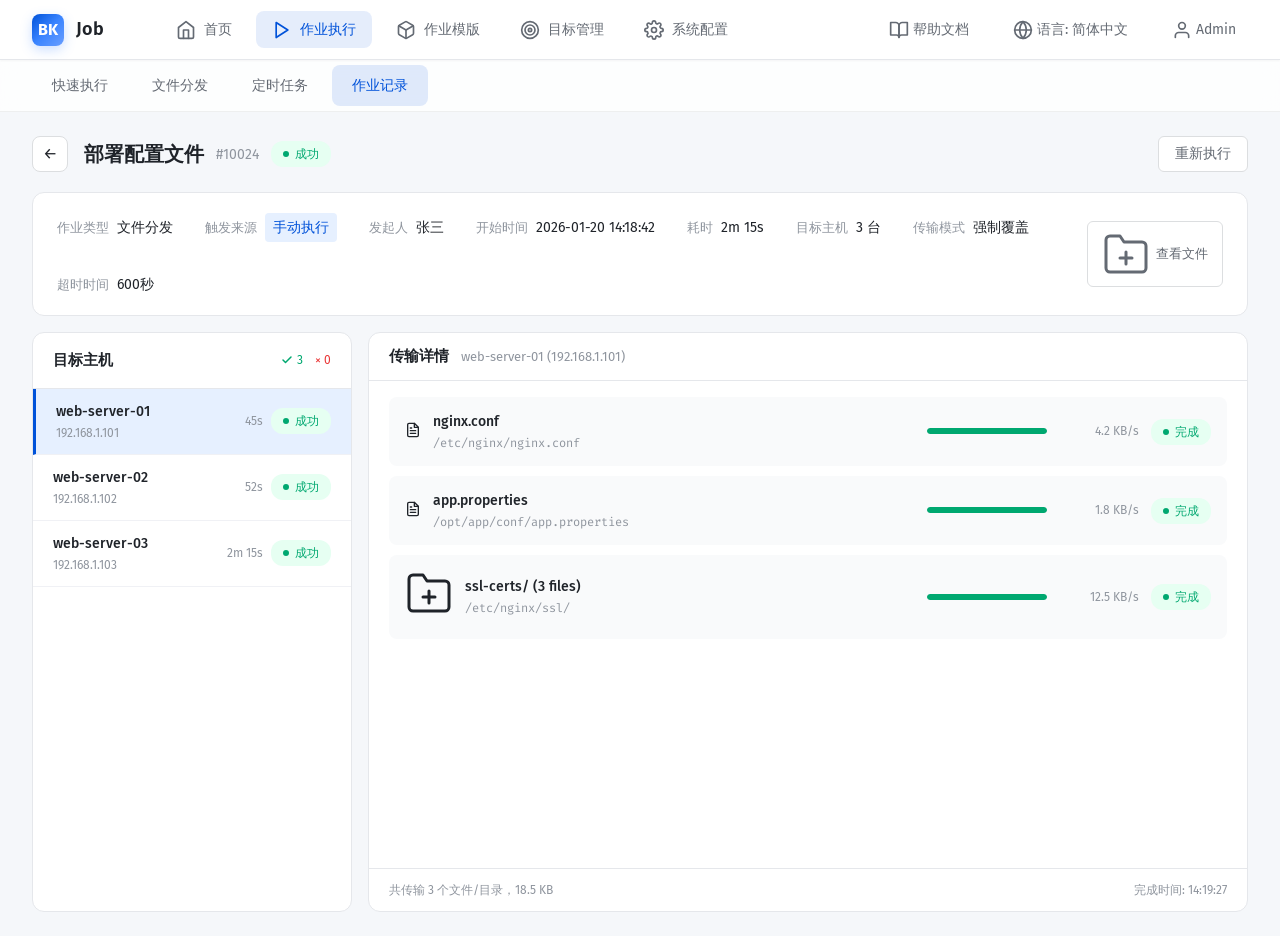
<file: projects/job-system/作业详情-文件分发.html>
<!DOCTYPE html>
<html lang="zh-CN">
<head>
    <meta charset="UTF-8">
    <meta name="viewport" content="width=device-width, initial-scale=1.0">
    <title>作业详情 - 文件分发 - Job</title>
    <style>
        * { margin: 0; padding: 0; box-sizing: border-box; }
        body { font-family: 'Fira Sans', 'Fira Sans', -apple-system, BlinkMacSystemFont, 'PingFang SC', 'Microsoft YaHei', sans-serif; background: #f5f7fa; color: #1f2329; line-height: 1.5; }
        .top-header { background: #fff; height: 60px; border-bottom: 1px solid #e5e7eb;
            box-shadow: 0 1px 2px rgba(0,0,0,0.04); display: flex; align-items: center; justify-content: space-between; padding: 0 32px; position: sticky; top: 0; z-index: 100; }
        .header-left { display: flex; align-items: center; gap: 8px; }
        .logo { display: flex; align-items: center; gap: 12px; font-weight: 600; font-size: 18px; }
        .logo-icon { width: 32px; height: 32px; background: linear-gradient(135deg, #0052d9 0%, #3a84ff 50%, #699eff 100%); border-radius: 8px; display: flex; align-items: center; justify-content: center; color: white; font-size: 16px; font-weight: bold; box-shadow: 0 4px 12px rgba(58, 132, 255, 0.25); }
        .header-nav { display: flex; gap: 8px; margin-left: 48px; }
        .nav-item { display: flex; align-items: center; gap: 8px; color: #646a73; cursor: pointer; font-size: 14px; padding: 8px 16px; border-radius: 8px; transition: all 0.3s; font-weight: 500; }
        .nav-item:hover { color: #0052d9; background: rgba(0, 82, 217, 0.06); }
        .nav-item.active { color: #0052d9; background: rgba(0, 82, 217, 0.1); }
        .header-right { display: flex; align-items: center; gap: 20px; color: #646a73; font-size: 14px; }
        .header-right > span { cursor: pointer; padding: 6px 12px; border-radius: 6px; transition: all 0.3s; }
        .header-right > span:hover { background: rgba(0, 0, 0, 0.04); color: #0052d9; }
        .sub-header { background: rgba(255, 255, 255, 0.8); backdrop-filter: blur(10px); height: 52px; border-bottom: 1px solid rgba(0, 0, 0, 0.06); display: flex; align-items: center; padding: 0 32px; }
        .sub-nav { display: flex; gap: 4px; }
        .sub-nav-item { padding: 10px 20px; cursor: pointer; font-size: 14px; color: #646a73; border-radius: 8px; transition: all 0.3s; font-weight: 500; }
        .sub-nav-item:hover { color: #0052d9; background: rgba(0, 82, 217, 0.06); }
        .sub-nav-item.active { color: #0052d9; background: rgba(0, 82, 217, 0.12); }
        .main-container { padding: 24px 32px; max-width: 1600px; margin: 0 auto; }
        
        .detail-header { display: flex; align-items: center; justify-content: space-between; margin-bottom: 20px; }
        .detail-header-left { display: flex; align-items: center; gap: 16px; }
        .back-btn { width: 36px; height: 36px; border: 1px solid #dcdee0; border-radius: 8px; display: flex; align-items: center; justify-content: center; cursor: pointer; transition: all 0.3s; background: white; font-size: 16px; }
        .back-btn:hover { border-color: #0052d9; color: #0052d9; }
        .detail-title-group { display: flex; align-items: center; gap: 12px; }
        .detail-title { font-size: 20px; font-weight: 600; color: #1f2329; }
        .detail-id { font-size: 14px; color: #8f959e; }
        .detail-header-right { display: flex; align-items: center; gap: 12px; }
        .btn { padding: 8px 16px; border-radius: 6px; font-size: 14px; font-weight: 500; cursor: pointer; transition: all 0.2s; border: 1px solid transparent; }
        .btn-default { background: white; border-color: #dcdee0; color: #646a73; }
        .btn-default:hover { border-color: #0052d9; color: #0052d9; }

        .status-badge { display: inline-flex; align-items: center; gap: 6px; padding: 4px 12px; border-radius: 12px; font-size: 12px; font-weight: 500; }
        .status-badge.success { background: #e6fff2; color: #00a870; }
        .status-badge.failed { background: #ffe6e6; color: #ea3636; }
        .status-badge.running { background: #e6f0ff; color: #0052d9; }
        .status-dot { width: 6px; height: 6px; border-radius: 50%; background: currentColor; }
        .source-badge { padding: 4px 8px; border-radius: 4px; font-size: 12px; }
        .source-badge.manual { background: #e6f0ff; color: #0052d9; }
        .source-badge.scheduled { background: #fff4e6; color: #d46b08; }
        .source-badge.api { background: #f0f1f5; color: #646a73; }

        .info-card { background: white; border-radius: 12px; padding: 20px 24px; margin-bottom: 16px; border: 1px solid #e5e7eb; display: flex; align-items: center; justify-content: space-between; }
        .info-row { display: flex; flex-wrap: wrap; gap: 32px; flex: 1; }
        .info-item { display: flex; align-items: center; gap: 8px; }
        .info-item label { font-size: 13px; color: #8f959e; }
        .info-item span { font-size: 14px; color: #1f2329; }
        .info-actions { display: flex; align-items: center; gap: 8px; }
        .info-action-btn { display: flex; align-items: center; gap: 6px; padding: 8px 14px; border: 1px solid #dcdee0; border-radius: 6px; background: white; font-size: 13px; color: #646a73; cursor: pointer; transition: all 0.2s; }
        .info-action-btn:hover { border-color: #0052d9; color: #0052d9; background: #f0f5ff; }

        /* 抽屉样式 */
        .drawer-overlay { position: fixed; top: 0; left: 0; right: 0; bottom: 0; background: rgba(0,0,0,0.4); z-index: 1000; opacity: 0; visibility: hidden; transition: all 0.3s; }
        .drawer-overlay.active { opacity: 1; visibility: visible; }
        .drawer { position: fixed; top: 0; right: -520px; width: 520px; height: 100vh; background: #f5f7fa; z-index: 1001; transition: right 0.3s ease; display: flex; flex-direction: column; }
        .drawer.active { right: 0; }
        .drawer-header { padding: 20px 24px; background: white; border-bottom: 1px solid #e5e7eb; display: flex; align-items: center; justify-content: space-between; flex-shrink: 0; }
        .drawer-title { font-size: 16px; font-weight: 600; color: #1f2329; }
        .drawer-close { width: 32px; height: 32px; border: none; background: #f5f7fa; border-radius: 6px; cursor: pointer; font-size: 18px; color: #646a73; display: flex; align-items: center; justify-content: center; transition: all 0.2s; }
        .drawer-close:hover { background: #e5e7eb; color: #1f2329; }
        .drawer-body { flex: 1; overflow-y: auto; padding: 20px; }
        .drawer-section { background: white; border-radius: 10px; border: 1px solid #e5e7eb; margin-bottom: 16px; }
        .drawer-section:last-child { margin-bottom: 0; }
        .drawer-section-header { padding: 14px 18px; border-bottom: 1px solid #e5e7eb; display: flex; align-items: center; justify-content: space-between; }
        .drawer-section-title { font-size: 14px; font-weight: 600; color: #1f2329; }
        .drawer-section-meta { font-size: 12px; color: #8f959e; }
        .drawer-file-list { padding: 12px 16px; }
        .drawer-file-item { display: flex; align-items: flex-start; gap: 12px; padding: 14px; background: #f9fafb; border-radius: 8px; margin-bottom: 10px; }
        .drawer-file-item:last-child { margin-bottom: 0; }
        .drawer-file-icon { width: 36px; height: 36px; background: linear-gradient(135deg, #e6f0ff 0%, #cce0ff 100%); border-radius: 8px; display: flex; align-items: center; justify-content: center; font-size: 18px; flex-shrink: 0; }
        .drawer-file-icon.folder { background: linear-gradient(135deg, #fff4e6 0%, #ffe6cc 100%); }
        .drawer-file-content { flex: 1; min-width: 0; }
        .drawer-file-header { display: flex; align-items: center; justify-content: space-between; margin-bottom: 6px; }
        .drawer-file-name { font-size: 14px; font-weight: 500; color: #1f2329; }
        .drawer-file-size { font-size: 12px; color: #8f959e; }
        .drawer-file-paths { display: flex; flex-direction: column; gap: 4px; }
        .drawer-file-path-row { display: flex; align-items: center; gap: 8px; font-size: 12px; }
        .drawer-file-path-label { color: #8f959e; min-width: 32px; }
        .drawer-file-path-value { color: #1f2329; font-family: 'Fira Code', 'Monaco', 'Menlo', monospace; word-break: break-all; }

        .execution-panel { display: flex; gap: 16px; height: calc(100vh - 320px); min-height: 360px; }
        .host-list-panel { width: 320px; flex-shrink: 0; background: white; border-radius: 12px; border: 1px solid #e5e7eb; display: flex; flex-direction: column; }
        .host-list-header { padding: 16px 20px; border-bottom: 1px solid #e5e7eb; display: flex; align-items: center; justify-content: space-between; }
        .host-list-title { font-size: 15px; font-weight: 600; color: #1f2329; }
        .host-stats { display: flex; gap: 12px; font-size: 12px; }
        .host-stat { display: flex; align-items: center; gap: 4px; }
        .host-stat.success { color: #00a870; }
        .host-stat.failed { color: #ea3636; }
        .host-stat.running { color: #0052d9; }
        .host-list { flex: 1; overflow-y: auto; }
        .host-item { display: flex; align-items: center; justify-content: space-between; padding: 12px 20px; cursor: pointer; transition: all 0.2s; border-bottom: 1px solid #f0f1f5; }
        .host-item:hover { background: #f9fafb; }
        .host-item.active { background: #e6f0ff; border-left: 3px solid #0052d9; }
        .host-item-info { display: flex; flex-direction: column; gap: 2px; }
        .host-item-name { font-size: 14px; font-weight: 500; color: #1f2329; }
        .host-item-ip { font-size: 12px; color: #8f959e; }
        .host-item-status { display: flex; align-items: center; gap: 8px; }
        .host-item-time { font-size: 12px; color: #8f959e; }

        .transfer-panel { flex: 1; background: white; border-radius: 12px; border: 1px solid #e5e7eb; display: flex; flex-direction: column; overflow: hidden; }
        .transfer-header { padding: 12px 20px; border-bottom: 1px solid #e5e7eb; display: flex; align-items: center; justify-content: space-between; }
        .transfer-header-left { display: flex; align-items: center; gap: 12px; }
        .transfer-title { font-size: 15px; font-weight: 600; color: #1f2329; }
        .transfer-host-info { font-size: 13px; color: #8f959e; }
        .transfer-content { flex: 1; overflow-y: auto; padding: 16px 20px; }
        .transfer-item { display: flex; align-items: center; justify-content: space-between; padding: 14px 16px; background: #f9fafb; border-radius: 8px; margin-bottom: 10px; }
        .transfer-item:last-child { margin-bottom: 0; }
        .transfer-item-left { display: flex; align-items: center; gap: 12px; flex: 1; }
        .transfer-file-icon { font-size: 20px; }
        .transfer-file-info { display: flex; flex-direction: column; gap: 2px; flex: 1; }
        .transfer-file-name { font-size: 14px; font-weight: 500; color: #1f2329; }
        .transfer-file-path { font-size: 12px; color: #8f959e; font-family: 'Fira Code', 'Monaco', 'Menlo', monospace; }
        .transfer-progress { display: flex; align-items: center; gap: 12px; }
        .progress-bar { width: 120px; height: 6px; background: #e5e7eb; border-radius: 3px; overflow: hidden; }
        .progress-fill { height: 100%; border-radius: 3px; transition: width 0.3s; }
        .progress-fill.success { background: #00a870; }
        .progress-fill.failed { background: #ea3636; }
        .progress-fill.running { background: #0052d9; }
        .transfer-speed { font-size: 12px; color: #8f959e; min-width: 80px; text-align: right; }
        .transfer-status { min-width: 60px; }
        .transfer-footer { padding: 12px 20px; border-top: 1px solid #e5e7eb; display: flex; align-items: center; justify-content: space-between; font-size: 12px; color: #8f959e; }
    
        /* ===== UI/UX ENHANCEMENTS ===== */
        
        /* Focus states for accessibility */
        a:focus-visible, button:focus-visible, input:focus-visible, 
        select:focus-visible, textarea:focus-visible, 
        [tabindex]:focus-visible, .nav-item:focus-visible,
        .sub-nav-item:focus-visible {
            outline: 2px solid #0052d9;
            outline-offset: 2px;
        }

        /* Enhanced table row hover */
        tbody tr {
            border-left: 3px solid transparent;
        }
        tbody tr:hover {
            background: #f0f5ff !important;
            border-left: 3px solid #0052d9;
        }

        /* Inline SVG icon alignment */
        .nav-item svg, .sub-nav-item svg, .header-right svg {
            vertical-align: middle;
            flex-shrink: 0;
        }

        /* Reduced motion */
        @media (prefers-reduced-motion: reduce) {
            *, *::before, *::after {
                animation-duration: 0.01ms !important;
                transition-duration: 0.01ms !important;
            }
        }

    
        /* Drawer transform animation */
        .drawer {
            transform: translateX(100%);
            transition: transform 300ms cubic-bezier(0.4, 0, 0.2, 1);
        }
        .drawer.active {
            transform: translateX(0);
        }

    
        /* Table responsive wrapper */
        .table-responsive {
            overflow-x: auto;
            -webkit-overflow-scrolling: touch;
        }
        .table-responsive table {
            min-width: 100%;
        }

    </style>
    <link href="https://fonts.googleapis.com/css2?family=Fira+Code:wght@400;500;600;700&family=Fira+Sans:wght@300;400;500;600;700&display=swap" rel="stylesheet">
</head>
<body>
    <div class="top-header">
        <div class="header-left">
            <div class="logo"><div class="logo-icon">BK</div><span>Job</span></div>
            <nav class="header-nav">
                <div class="nav-item" onclick="location.href='首页.html'"><span style="display:inline-flex;align-items:center;"><svg xmlns="http://www.w3.org/2000/svg" width="20" height="20" viewBox="0 0 24 24" fill="none" stroke="currentColor" stroke-width="2" stroke-linecap="round" stroke-linejoin="round"><path d="M3 9l9-7 9 7v11a2 2 0 0 1-2 2H5a2 2 0 0 1-2-2z"/><polyline points="9 22 9 12 15 12 15 22"/></svg></span><span>首页</span></div>
                <div class="nav-item active" onclick="location.href='快速执行.html'"><span style="display:inline-flex;align-items:center;"><svg xmlns="http://www.w3.org/2000/svg" width="20" height="20" viewBox="0 0 24 24" fill="none" stroke="currentColor" stroke-width="2" stroke-linecap="round" stroke-linejoin="round"><polygon points="5 3 19 12 5 21 5 3"/></svg></span><span>作业执行</span></div>
                <div class="nav-item" onclick="location.href='脚本库.html'"><span style="display:inline-flex;align-items:center;"><svg xmlns="http://www.w3.org/2000/svg" width="20" height="20" viewBox="0 0 24 24" fill="none" stroke="currentColor" stroke-width="2" stroke-linecap="round" stroke-linejoin="round"><path d="M21 16V8a2 2 0 0 0-1-1.73l-7-4a2 2 0 0 0-2 0l-7 4A2 2 0 0 0 3 8v8a2 2 0 0 0 1 1.73l7 4a2 2 0 0 0 2 0l7-4A2 2 0 0 0 21 16z"/><polyline points="3.27 6.96 12 12.01 20.73 6.96"/><line x1="12" y1="22.08" x2="12" y2="12"/></svg></span><span>作业模版</span></div>
                <div class="nav-item" onclick="location.href='目标管理.html'"><span style="display:inline-flex;align-items:center;"><svg xmlns="http://www.w3.org/2000/svg" width="20" height="20" viewBox="0 0 24 24" fill="none" stroke="currentColor" stroke-width="2" stroke-linecap="round" stroke-linejoin="round"><circle cx="12" cy="12" r="10"/><circle cx="12" cy="12" r="6"/><circle cx="12" cy="12" r="2"/></svg></span><span>目标管理</span></div>
                <div class="nav-item" onclick="location.href='高危命令配置.html'"><span style="display:inline-flex;align-items:center;"><svg xmlns="http://www.w3.org/2000/svg" width="20" height="20" viewBox="0 0 24 24" fill="none" stroke="currentColor" stroke-width="2" stroke-linecap="round" stroke-linejoin="round"><circle cx="12" cy="12" r="3"/><path d="M19.4 15a1.65 1.65 0 0 0 .33 1.82l.06.06a2 2 0 0 1 0 2.83 2 2 0 0 1-2.83 0l-.06-.06a1.65 1.65 0 0 0-1.82-.33 1.65 1.65 0 0 0-1 1.51V21a2 2 0 0 1-2 2 2 2 0 0 1-2-2v-.09A1.65 1.65 0 0 0 9 19.4a1.65 1.65 0 0 0-1.82.33l-.06.06a2 2 0 0 1-2.83 0 2 2 0 0 1 0-2.83l.06-.06A1.65 1.65 0 0 0 4.68 15a1.65 1.65 0 0 0-1.51-1H3a2 2 0 0 1-2-2 2 2 0 0 1 2-2h.09A1.65 1.65 0 0 0 4.6 9a1.65 1.65 0 0 0-.33-1.82l-.06-.06a2 2 0 0 1 0-2.83 2 2 0 0 1 2.83 0l.06.06A1.65 1.65 0 0 0 9 4.68a1.65 1.65 0 0 0 1-1.51V3a2 2 0 0 1 2-2 2 2 0 0 1 2 2v.09a1.65 1.65 0 0 0 1 1.51 1.65 1.65 0 0 0 1.82-.33l.06-.06a2 2 0 0 1 2.83 0 2 2 0 0 1 0 2.83l-.06.06A1.65 1.65 0 0 0 19.4 9a1.65 1.65 0 0 0 1.51 1H21a2 2 0 0 1 2 2 2 2 0 0 1-2 2h-.09a1.65 1.65 0 0 0-1.51 1z"/></svg></span><span>系统配置</span></div>
            </nav>
        </div>
        <div class="header-right">
            <span><svg xmlns="http://www.w3.org/2000/svg" width="20" height="20" viewBox="0 0 24 24" fill="none" stroke="currentColor" stroke-width="2" stroke-linecap="round" stroke-linejoin="round"><path d="M2 3h6a4 4 0 0 1 4 4v14a3 3 0 0 0-3-3H2z"/><path d="M22 3h-6a4 4 0 0 0-4 4v14a3 3 0 0 1 3-3h7z"/></svg> 帮助文档</span>
            <span><svg xmlns="http://www.w3.org/2000/svg" width="20" height="20" viewBox="0 0 24 24" fill="none" stroke="currentColor" stroke-width="2" stroke-linecap="round" stroke-linejoin="round"><circle cx="12" cy="12" r="10"/><line x1="2" y1="12" x2="22" y2="12"/><path d="M12 2a15.3 15.3 0 0 1 4 10 15.3 15.3 0 0 1-4 10 15.3 15.3 0 0 1-4-10 15.3 15.3 0 0 1 4-10z"/></svg> 语言: 简体中文</span>
            <span><svg xmlns="http://www.w3.org/2000/svg" width="20" height="20" viewBox="0 0 24 24" fill="none" stroke="currentColor" stroke-width="2" stroke-linecap="round" stroke-linejoin="round"><path d="M20 21v-2a4 4 0 0 0-4-4H8a4 4 0 0 0-4 4v2"/><circle cx="12" cy="7" r="4"/></svg> Admin</span>
        </div>
    </div>

    <div class="sub-header">
        <nav class="sub-nav">
            <div class="sub-nav-item" onclick="location.href='快速执行.html'">快速执行</div>
            <div class="sub-nav-item" onclick="location.href='文件分发.html'">文件分发</div>
            <div class="sub-nav-item" onclick="location.href='定时任务.html'">定时任务</div>
            <div class="sub-nav-item active">作业记录</div>
        </nav>
    </div>

    <div class="main-container">
        <div class="detail-header">
            <div class="detail-header-left">
                <div class="back-btn" onclick="location.href='作业记录.html'">←</div>
                <div class="detail-title-group">
                    <h1 class="detail-title">部署配置文件</h1>
                    <span class="detail-id">#10024</span>
                    <span class="status-badge success"><span class="status-dot"></span>成功</span>
                </div>
            </div>
            <div class="detail-header-right">
                <button class="btn btn-default">重新执行</button>
            </div>
        </div>

        <div class="info-card">
            <div class="info-row">
                <div class="info-item"><label>作业类型</label><span>文件分发</span></div>
                <div class="info-item"><label>触发来源</label><span class="source-badge manual">手动执行</span></div>
                <div class="info-item"><label>发起人</label><span>张三</span></div>
                <div class="info-item"><label>开始时间</label><span>2026-01-20 14:18:42</span></div>
                <div class="info-item"><label>耗时</label><span>2m 15s</span></div>
                <div class="info-item"><label>目标主机</label><span>3 台</span></div>
                <div class="info-item"><label>传输模式</label><span>强制覆盖</span></div>
                <div class="info-item"><label>超时时间</label><span>600秒</span></div>
            </div>
            <div class="info-actions">
                <button class="info-action-btn" onclick="openDrawer()"><svg xmlns="http://www.w3.org/2000/svg" width="48" height="48" viewBox="0 0 24 24" fill="none" stroke="currentColor" stroke-width="1.5" stroke-linecap="round" stroke-linejoin="round"><path d="M22 19a2 2 0 0 1-2 2H4a2 2 0 0 1-2-2V5a2 2 0 0 1 2-2h5l2 3h9a2 2 0 0 1 2 2z"/><line x1="12" y1="11" x2="12" y2="17"/><line x1="9" y1="14" x2="15" y2="14"/></svg> 查看文件</button>
            </div>
        </div>

        <div class="execution-panel">
            <div class="host-list-panel">
                <div class="host-list-header">
                    <span class="host-list-title">目标主机</span>
                    <div class="host-stats">
                        <span class="host-stat success"><svg xmlns="http://www.w3.org/2000/svg" width="12" height="12" viewBox="0 0 24 24" fill="none" stroke="currentColor" stroke-width="3" stroke-linecap="round" stroke-linejoin="round" style="vertical-align: -1px;"><polyline points="20 6 9 17 4 12"/></svg> 3</span>
                        <span class="host-stat failed">× 0</span>
                    </div>
                </div>
                <div class="host-list">
                    <div class="host-item active" onclick="selectHost(0)">
                        <div class="host-item-info">
                            <span class="host-item-name">web-server-01</span>
                            <span class="host-item-ip">192.168.1.101</span>
                        </div>
                        <div class="host-item-status">
                            <span class="host-item-time">45s</span>
                            <span class="status-badge success"><span class="status-dot"></span>成功</span>
                        </div>
                    </div>
                    <div class="host-item" onclick="selectHost(1)">
                        <div class="host-item-info">
                            <span class="host-item-name">web-server-02</span>
                            <span class="host-item-ip">192.168.1.102</span>
                        </div>
                        <div class="host-item-status">
                            <span class="host-item-time">52s</span>
                            <span class="status-badge success"><span class="status-dot"></span>成功</span>
                        </div>
                    </div>
                    <div class="host-item" onclick="selectHost(2)">
                        <div class="host-item-info">
                            <span class="host-item-name">web-server-03</span>
                            <span class="host-item-ip">192.168.1.103</span>
                        </div>
                        <div class="host-item-status">
                            <span class="host-item-time">2m 15s</span>
                            <span class="status-badge success"><span class="status-dot"></span>成功</span>
                        </div>
                    </div>
                </div>
            </div>

            <div class="transfer-panel">
                <div class="transfer-header">
                    <div class="transfer-header-left">
                        <span class="transfer-title">传输详情</span>
                        <span class="transfer-host-info" id="transferHostInfo">web-server-01 (192.168.1.101)</span>
                    </div>
                </div>
                <div class="transfer-content" id="transferContent">
                    <div class="transfer-item">
                        <div class="transfer-item-left">
                            <span class="transfer-file-icon"><svg xmlns="http://www.w3.org/2000/svg" width="16" height="16" viewBox="0 0 24 24" fill="none" stroke="currentColor" stroke-width="2" stroke-linecap="round" stroke-linejoin="round"><path d="M14 2H6a2 2 0 0 0-2 2v16a2 2 0 0 0 2 2h12a2 2 0 0 0 2-2V8z"/><polyline points="14 2 14 8 20 8"/><line x1="16" y1="13" x2="8" y2="13"/><line x1="16" y1="17" x2="8" y2="17"/><polyline points="10 9 9 9 8 9"/></svg></span>
                            <div class="transfer-file-info">
                                <span class="transfer-file-name">nginx.conf</span>
                                <span class="transfer-file-path">/etc/nginx/nginx.conf</span>
                            </div>
                        </div>
                        <div class="transfer-progress">
                            <div class="progress-bar">
                                <div class="progress-fill success" style="width: 100%"></div>
                            </div>
                            <span class="transfer-speed">4.2 KB/s</span>
                            <span class="transfer-status"><span class="status-badge success"><span class="status-dot"></span>完成</span></span>
                        </div>
                    </div>
                    <div class="transfer-item">
                        <div class="transfer-item-left">
                            <span class="transfer-file-icon"><svg xmlns="http://www.w3.org/2000/svg" width="16" height="16" viewBox="0 0 24 24" fill="none" stroke="currentColor" stroke-width="2" stroke-linecap="round" stroke-linejoin="round"><path d="M14 2H6a2 2 0 0 0-2 2v16a2 2 0 0 0 2 2h12a2 2 0 0 0 2-2V8z"/><polyline points="14 2 14 8 20 8"/><line x1="16" y1="13" x2="8" y2="13"/><line x1="16" y1="17" x2="8" y2="17"/><polyline points="10 9 9 9 8 9"/></svg></span>
                            <div class="transfer-file-info">
                                <span class="transfer-file-name">app.properties</span>
                                <span class="transfer-file-path">/opt/app/conf/app.properties</span>
                            </div>
                        </div>
                        <div class="transfer-progress">
                            <div class="progress-bar">
                                <div class="progress-fill success" style="width: 100%"></div>
                            </div>
                            <span class="transfer-speed">1.8 KB/s</span>
                            <span class="transfer-status"><span class="status-badge success"><span class="status-dot"></span>完成</span></span>
                        </div>
                    </div>
                    <div class="transfer-item">
                        <div class="transfer-item-left">
                            <span class="transfer-file-icon"><svg xmlns="http://www.w3.org/2000/svg" width="48" height="48" viewBox="0 0 24 24" fill="none" stroke="currentColor" stroke-width="1.5" stroke-linecap="round" stroke-linejoin="round"><path d="M22 19a2 2 0 0 1-2 2H4a2 2 0 0 1-2-2V5a2 2 0 0 1 2-2h5l2 3h9a2 2 0 0 1 2 2z"/><line x1="12" y1="11" x2="12" y2="17"/><line x1="9" y1="14" x2="15" y2="14"/></svg></span>
                            <div class="transfer-file-info">
                                <span class="transfer-file-name">ssl-certs/ (3 files)</span>
                                <span class="transfer-file-path">/etc/nginx/ssl/</span>
                            </div>
                        </div>
                        <div class="transfer-progress">
                            <div class="progress-bar">
                                <div class="progress-fill success" style="width: 100%"></div>
                            </div>
                            <span class="transfer-speed">12.5 KB/s</span>
                            <span class="transfer-status"><span class="status-badge success"><span class="status-dot"></span>完成</span></span>
                        </div>
                    </div>
                </div>
                <div class="transfer-footer">
                    <span>共传输 3 个文件/目录，18.5 KB</span>
                    <span>完成时间: 14:19:27</span>
                </div>
            </div>
        </div>
    </div>

    <!-- 文件列表抽屉 -->
    <div class="drawer-overlay" id="drawerOverlay" onclick="closeDrawer()"></div>
    <div class="drawer" id="drawer">
        <div class="drawer-header">
            <span class="drawer-title">分发文件</span>
            <button class="drawer-close" onclick="closeDrawer()">×</button>
        </div>
        <div class="drawer-body">
            <div class="drawer-section">
                <div class="drawer-section-header">
                    <span class="drawer-section-title">文件列表</span>
                    <span class="drawer-section-meta">共 3 个文件/目录</span>
                </div>
                <div class="drawer-file-list">
                    <div class="drawer-file-item">
                        <div class="drawer-file-icon"><svg xmlns="http://www.w3.org/2000/svg" width="16" height="16" viewBox="0 0 24 24" fill="none" stroke="currentColor" stroke-width="2" stroke-linecap="round" stroke-linejoin="round"><path d="M14 2H6a2 2 0 0 0-2 2v16a2 2 0 0 0 2 2h12a2 2 0 0 0 2-2V8z"/><polyline points="14 2 14 8 20 8"/><line x1="16" y1="13" x2="8" y2="13"/><line x1="16" y1="17" x2="8" y2="17"/><polyline points="10 9 9 9 8 9"/></svg></div>
                        <div class="drawer-file-content">
                            <div class="drawer-file-header">
                                <span class="drawer-file-name">nginx.conf</span>
                                <span class="drawer-file-size">4.2 KB</span>
                            </div>
                            <div class="drawer-file-paths">
                                <div class="drawer-file-path-row">
                                    <span class="drawer-file-path-label">源</span>
                                    <span class="drawer-file-path-value">/data/deploy/configs/nginx.conf</span>
                                </div>
                                <div class="drawer-file-path-row">
                                    <span class="drawer-file-path-label">→</span>
                                    <span class="drawer-file-path-value">/etc/nginx/nginx.conf</span>
                                </div>
                            </div>
                        </div>
                    </div>
                    <div class="drawer-file-item">
                        <div class="drawer-file-icon"><svg xmlns="http://www.w3.org/2000/svg" width="16" height="16" viewBox="0 0 24 24" fill="none" stroke="currentColor" stroke-width="2" stroke-linecap="round" stroke-linejoin="round"><path d="M14 2H6a2 2 0 0 0-2 2v16a2 2 0 0 0 2 2h12a2 2 0 0 0 2-2V8z"/><polyline points="14 2 14 8 20 8"/><line x1="16" y1="13" x2="8" y2="13"/><line x1="16" y1="17" x2="8" y2="17"/><polyline points="10 9 9 9 8 9"/></svg></div>
                        <div class="drawer-file-content">
                            <div class="drawer-file-header">
                                <span class="drawer-file-name">app.properties</span>
                                <span class="drawer-file-size">1.8 KB</span>
                            </div>
                            <div class="drawer-file-paths">
                                <div class="drawer-file-path-row">
                                    <span class="drawer-file-path-label">源</span>
                                    <span class="drawer-file-path-value">/data/deploy/configs/app.properties</span>
                                </div>
                                <div class="drawer-file-path-row">
                                    <span class="drawer-file-path-label">→</span>
                                    <span class="drawer-file-path-value">/opt/app/conf/app.properties</span>
                                </div>
                            </div>
                        </div>
                    </div>
                    <div class="drawer-file-item">
                        <div class="drawer-file-icon folder"><svg xmlns="http://www.w3.org/2000/svg" width="48" height="48" viewBox="0 0 24 24" fill="none" stroke="currentColor" stroke-width="1.5" stroke-linecap="round" stroke-linejoin="round"><path d="M22 19a2 2 0 0 1-2 2H4a2 2 0 0 1-2-2V5a2 2 0 0 1 2-2h5l2 3h9a2 2 0 0 1 2 2z"/><line x1="12" y1="11" x2="12" y2="17"/><line x1="9" y1="14" x2="15" y2="14"/></svg></div>
                        <div class="drawer-file-content">
                            <div class="drawer-file-header">
                                <span class="drawer-file-name">ssl-certs/</span>
                                <span class="drawer-file-size">12.5 KB</span>
                            </div>
                            <div class="drawer-file-paths">
                                <div class="drawer-file-path-row">
                                    <span class="drawer-file-path-label">源</span>
                                    <span class="drawer-file-path-value">/data/deploy/ssl-certs/</span>
                                </div>
                                <div class="drawer-file-path-row">
                                    <span class="drawer-file-path-label">→</span>
                                    <span class="drawer-file-path-value">/etc/nginx/ssl/</span>
                                </div>
                            </div>
                        </div>
                    </div>
                </div>
            </div>
        </div>
    </div>

    <script>
        function openDrawer() {
            document.getElementById('drawerOverlay').classList.add('active');
            document.getElementById('drawer').classList.add('active');
            document.body.style.overflow = 'hidden';
        }

        function closeDrawer() {
            document.getElementById('drawerOverlay').classList.remove('active');
            document.getElementById('drawer').classList.remove('active');
            document.body.style.overflow = '';
        }

        document.addEventListener('keydown', function(e) {
            if (e.key === 'Escape') closeDrawer();
        });

        const hostTransfers = [
            {
                name: 'web-server-01', ip: '192.168.1.101',
                files: [
                    { name: 'nginx.conf', path: '/etc/nginx/nginx.conf', size: '4.2 KB', speed: '4.2 KB/s', progress: 100, status: 'success' },
                    { name: 'app.properties', path: '/opt/app/conf/app.properties', size: '1.8 KB', speed: '1.8 KB/s', progress: 100, status: 'success' },
                    { name: 'ssl-certs/ (3 files)', path: '/etc/nginx/ssl/', size: '12.5 KB', speed: '12.5 KB/s', progress: 100, status: 'success' }
                ],
                totalSize: '18.5 KB', finishTime: '14:19:27'
            },
            {
                name: 'web-server-02', ip: '192.168.1.102',
                files: [
                    { name: 'nginx.conf', path: '/etc/nginx/nginx.conf', size: '4.2 KB', speed: '3.8 KB/s', progress: 100, status: 'success' },
                    { name: 'app.properties', path: '/opt/app/conf/app.properties', size: '1.8 KB', speed: '1.5 KB/s', progress: 100, status: 'success' },
                    { name: 'ssl-certs/ (3 files)', path: '/etc/nginx/ssl/', size: '12.5 KB', speed: '10.2 KB/s', progress: 100, status: 'success' }
                ],
                totalSize: '18.5 KB', finishTime: '14:19:34'
            },
            {
                name: 'web-server-03', ip: '192.168.1.103',
                files: [
                    { name: 'nginx.conf', path: '/etc/nginx/nginx.conf', size: '4.2 KB', speed: '2.1 KB/s', progress: 100, status: 'success' },
                    { name: 'app.properties', path: '/opt/app/conf/app.properties', size: '1.8 KB', speed: '0.9 KB/s', progress: 100, status: 'success' },
                    { name: 'ssl-certs/ (3 files)', path: '/etc/nginx/ssl/', size: '12.5 KB', speed: '5.8 KB/s', progress: 100, status: 'success' }
                ],
                totalSize: '18.5 KB', finishTime: '14:20:57'
            }
        ];

        let currentHost = 0;

        function selectHost(index) {
            currentHost = index;
            document.querySelectorAll('.host-item').forEach((el, i) => {
                el.classList.toggle('active', i === index);
            });
            const host = hostTransfers[index];
            document.getElementById('transferHostInfo').textContent = `${host.name} (${host.ip})`;
            renderTransfers();
        }

        function renderTransfers() {
            const host = hostTransfers[currentHost];
            const content = document.getElementById('transferContent');
            content.innerHTML = host.files.map(file => `
                <div class="transfer-item">
                    <div class="transfer-item-left">
                        <span class="transfer-file-icon">${file.name.includes('/') ? '<svg xmlns="http://www.w3.org/2000/svg" width="48" height="48" viewBox="0 0 24 24" fill="none" stroke="currentColor" stroke-width="1.5" stroke-linecap="round" stroke-linejoin="round"><path d="M22 19a2 2 0 0 1-2 2H4a2 2 0 0 1-2-2V5a2 2 0 0 1 2-2h5l2 3h9a2 2 0 0 1 2 2z"/><line x1="12" y1="11" x2="12" y2="17"/><line x1="9" y1="14" x2="15" y2="14"/></svg>' : '<svg xmlns="http://www.w3.org/2000/svg" width="16" height="16" viewBox="0 0 24 24" fill="none" stroke="currentColor" stroke-width="2" stroke-linecap="round" stroke-linejoin="round"><path d="M14 2H6a2 2 0 0 0-2 2v16a2 2 0 0 0 2 2h12a2 2 0 0 0 2-2V8z"/><polyline points="14 2 14 8 20 8"/><line x1="16" y1="13" x2="8" y2="13"/><line x1="16" y1="17" x2="8" y2="17"/><polyline points="10 9 9 9 8 9"/></svg>'}</span>
                        <div class="transfer-file-info">
                            <span class="transfer-file-name">${file.name}</span>
                            <span class="transfer-file-path">${file.path}</span>
                        </div>
                    </div>
                    <div class="transfer-progress">
                        <div class="progress-bar">
                            <div class="progress-fill ${file.status}" style="width: ${file.progress}%"></div>
                        </div>
                        <span class="transfer-speed">${file.speed}</span>
                        <span class="transfer-status"><span class="status-badge ${file.status}"><span class="status-dot"></span>完成</span></span>
                    </div>
                </div>
            `).join('');
            document.querySelector('.transfer-footer span:first-child').textContent = `共传输 ${host.files.length} 个文件/目录，${host.totalSize}`;
            document.querySelector('.transfer-footer span:last-child').textContent = `完成时间: ${host.finishTime}`;
        }
    </script>
</body>
</html>
</file>
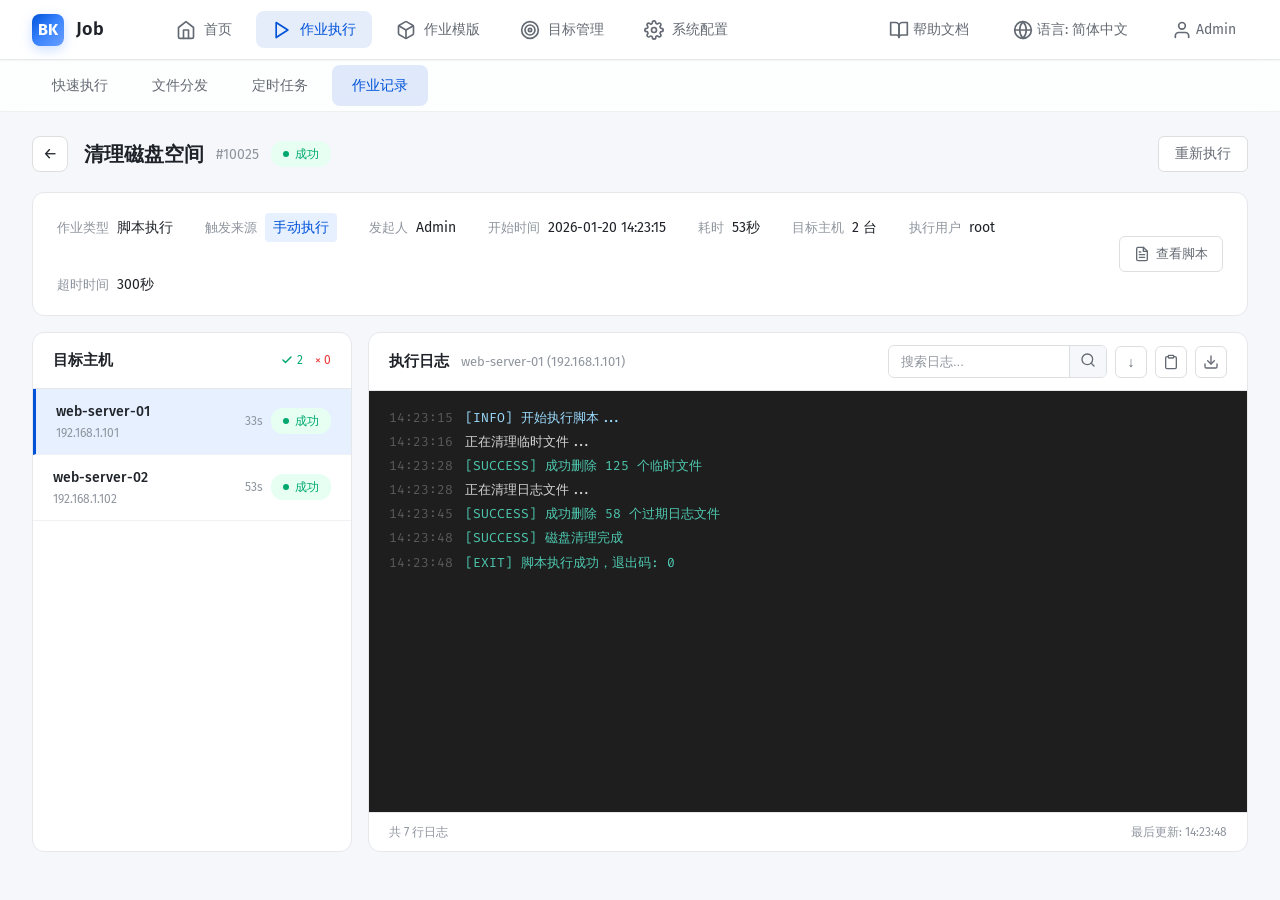
<file: projects/job-system/作业详情.html>
<!DOCTYPE html>
<html lang="zh-CN">
<head>
    <meta charset="UTF-8">
    <meta name="viewport" content="width=device-width, initial-scale=1.0">
    <title>作业详情 - Job</title>
    <style>
        * { margin: 0; padding: 0; box-sizing: border-box; }
        body { font-family: 'Fira Sans', 'Fira Sans', -apple-system, BlinkMacSystemFont, 'PingFang SC', 'Microsoft YaHei', sans-serif; background: #f5f7fa; color: #1f2329; line-height: 1.5; }
        .top-header { background: #fff; height: 60px; border-bottom: 1px solid #e5e7eb;
            box-shadow: 0 1px 2px rgba(0,0,0,0.04); display: flex; align-items: center; justify-content: space-between; padding: 0 32px; position: sticky; top: 0; z-index: 100; }
        .header-left { display: flex; align-items: center; gap: 8px; }
        .logo { display: flex; align-items: center; gap: 12px; font-weight: 600; font-size: 18px; }
        .logo-icon { width: 32px; height: 32px; background: linear-gradient(135deg, #0052d9 0%, #3a84ff 50%, #699eff 100%); border-radius: 8px; display: flex; align-items: center; justify-content: center; color: white; font-size: 16px; font-weight: bold; box-shadow: 0 4px 12px rgba(58, 132, 255, 0.25); }
        .header-nav { display: flex; gap: 8px; margin-left: 48px; }
        .nav-item { display: flex; align-items: center; gap: 8px; color: #646a73; cursor: pointer; font-size: 14px; padding: 8px 16px; border-radius: 8px; transition: all 0.3s; font-weight: 500; }
        .nav-item:hover { color: #0052d9; background: rgba(0, 82, 217, 0.06); }
        .nav-item.active { color: #0052d9; background: rgba(0, 82, 217, 0.1); }
        .header-right { display: flex; align-items: center; gap: 20px; color: #646a73; font-size: 14px; }
        .header-right > span { cursor: pointer; padding: 6px 12px; border-radius: 6px; transition: all 0.3s; }
        .header-right > span:hover { background: rgba(0, 0, 0, 0.04); color: #0052d9; }
        .sub-header { background: rgba(255, 255, 255, 0.8); backdrop-filter: blur(10px); height: 52px; border-bottom: 1px solid rgba(0, 0, 0, 0.06); display: flex; align-items: center; padding: 0 32px; }
        .sub-nav { display: flex; gap: 4px; }
        .sub-nav-item { padding: 10px 20px; cursor: pointer; font-size: 14px; color: #646a73; border-radius: 8px; transition: all 0.3s; font-weight: 500; }
        .sub-nav-item:hover { color: #0052d9; background: rgba(0, 82, 217, 0.06); }
        .sub-nav-item.active { color: #0052d9; background: rgba(0, 82, 217, 0.12); }
        .main-container { padding: 24px 32px; max-width: 1600px; margin: 0 auto; }
        
        .detail-header { display: flex; align-items: center; justify-content: space-between; margin-bottom: 20px; }
        .detail-header-left { display: flex; align-items: center; gap: 16px; }
        .back-btn { width: 36px; height: 36px; border: 1px solid #dcdee0; border-radius: 8px; display: flex; align-items: center; justify-content: center; cursor: pointer; transition: all 0.3s; background: white; font-size: 16px; }
        .back-btn:hover { border-color: #0052d9; color: #0052d9; }
        .detail-title-group { display: flex; align-items: center; gap: 12px; }
        .detail-title { font-size: 20px; font-weight: 600; color: #1f2329; }
        .detail-id { font-size: 14px; color: #8f959e; }
        .detail-header-right { display: flex; align-items: center; gap: 12px; }
        .btn { padding: 8px 16px; border-radius: 6px; font-size: 14px; font-weight: 500; cursor: pointer; transition: all 0.2s; border: 1px solid transparent; }
        .btn-default { background: white; border-color: #dcdee0; color: #646a73; }
        .btn-default:hover { border-color: #0052d9; color: #0052d9; }
        .btn-danger { background: #ffe6e6; border-color: #ffccc7; color: #ea3636; }
        .btn-danger:hover { background: #ffccc7; }

        .status-badge { display: inline-flex; align-items: center; gap: 6px; padding: 4px 12px; border-radius: 12px; font-size: 12px; font-weight: 500; }
        .status-badge.success { background: #e6fff2; color: #00a870; }
        .status-badge.failed { background: #ffe6e6; color: #ea3636; }
        .status-badge.running { background: #e6f0ff; color: #0052d9; }
        .status-dot { width: 6px; height: 6px; border-radius: 50%; background: currentColor; }
        .source-badge { padding: 4px 8px; border-radius: 4px; font-size: 12px; }
        .source-badge.manual { background: #e6f0ff; color: #0052d9; }
        .source-badge.scheduled { background: #fff4e6; color: #d46b08; }
        .source-badge.api { background: #f0f1f5; color: #646a73; }

        .info-card { background: white; border-radius: 12px; padding: 20px 24px; margin-bottom: 16px; border: 1px solid #e5e7eb; display: flex; align-items: center; justify-content: space-between; }
        .info-row { display: flex; flex-wrap: wrap; gap: 32px; flex: 1; }
        .info-item { display: flex; align-items: center; gap: 8px; }
        .info-item label { font-size: 13px; color: #8f959e; }
        .info-item span { font-size: 14px; color: #1f2329; }
        .info-actions { display: flex; align-items: center; gap: 8px; }
        .info-action-btn { display: flex; align-items: center; gap: 6px; padding: 8px 14px; border: 1px solid #dcdee0; border-radius: 6px; background: white; font-size: 13px; color: #646a73; cursor: pointer; transition: all 0.2s; }
        .info-action-btn:hover { border-color: #0052d9; color: #0052d9; background: #f0f5ff; }

        .drawer-overlay { position: fixed; top: 0; left: 0; right: 0; bottom: 0; background: rgba(0,0,0,0.4); z-index: 1000; display: none; }
        .drawer-overlay.active { display: block; }
        .drawer { position: fixed; top: 0; right: -600px; width: 600px; height: 100%; background: #f5f7fa; box-shadow: -4px 0 24px rgba(0,0,0,0.15); z-index: 1001; transition: right 0.3s ease; display: flex; flex-direction: column; }
        .drawer.active { right: 0; }
        .drawer-header { padding: 20px 24px; background: white; border-bottom: 1px solid #e5e7eb; display: flex; align-items: center; justify-content: space-between; }
        .drawer-title { font-size: 16px; font-weight: 600; color: #1f2329; }
        .drawer-close { width: 32px; height: 32px; border: none; background: transparent; font-size: 20px; color: #8f959e; cursor: pointer; border-radius: 6px; display: flex; align-items: center; justify-content: center; }
        .drawer-close:hover { background: #f5f7fa; color: #1f2329; }
        .drawer-body { flex: 1; overflow-y: auto; padding: 20px 24px; }
        .drawer-section { background: white; border-radius: 10px; border: 1px solid #e5e7eb; margin-bottom: 16px; overflow: hidden; }
        .drawer-section:last-child { margin-bottom: 0; }
        .drawer-section-header { padding: 14px 18px; border-bottom: 1px solid #e5e7eb; display: flex; align-items: center; justify-content: space-between; }
        .drawer-section-title { font-size: 14px; font-weight: 600; color: #1f2329; display: flex; align-items: center; gap: 8px; }
        .drawer-section-meta { font-size: 12px; color: #8f959e; }
        .drawer-section-actions { display: flex; gap: 8px; }
        .drawer-action-btn { padding: 5px 10px; border: 1px solid #dcdee0; border-radius: 4px; background: white; font-size: 12px; color: #646a73; cursor: pointer; display: flex; align-items: center; gap: 4px; transition: all 0.2s; }
        .drawer-action-btn:hover { border-color: #0052d9; color: #0052d9; }
        .drawer-info-grid { padding: 16px 18px; display: grid; grid-template-columns: repeat(2, 1fr); gap: 14px; }
        .drawer-info-item { display: flex; flex-direction: column; gap: 4px; }
        .drawer-info-item label { font-size: 12px; color: #8f959e; }
        .drawer-info-item span { font-size: 13px; color: #1f2329; }
        .drawer-script { background: #1e1e1e; color: #d4d4d4; padding: 16px 18px; font-family: 'Fira Code', 'Fira Code', 'Monaco', 'Menlo', monospace; font-size: 13px; line-height: 1.7; max-height: 400px; overflow-y: auto; }
        .drawer-script .line { display: flex; }
        .drawer-script .line-number { width: 36px; color: #5a5a5a; user-select: none; text-align: right; padding-right: 14px; flex-shrink: 0; }
        .drawer-script .line-code { flex: 1; white-space: pre; }
        .drawer-script .keyword { color: #569cd6; }
        .drawer-script .string { color: #ce9178; }
        .drawer-script .comment { color: #6a9955; }

        .execution-panel { display: flex; gap: 16px; height: calc(100vh - 380px); min-height: 400px; }
        .host-list-panel { width: 320px; flex-shrink: 0; background: white; border-radius: 12px; border: 1px solid #e5e7eb; display: flex; flex-direction: column; }
        .host-list-header { padding: 16px 20px; border-bottom: 1px solid #e5e7eb; display: flex; align-items: center; justify-content: space-between; }
        .host-list-title { font-size: 15px; font-weight: 600; color: #1f2329; }
        .host-stats { display: flex; gap: 12px; font-size: 12px; }
        .host-stat { display: flex; align-items: center; gap: 4px; }
        .host-stat.success { color: #00a870; }
        .host-stat.failed { color: #ea3636; }
        .host-stat.running { color: #0052d9; }
        .host-list { flex: 1; overflow-y: auto; }
        .host-item { display: flex; align-items: center; justify-content: space-between; padding: 12px 20px; cursor: pointer; transition: all 0.2s; border-bottom: 1px solid #f0f1f5; }
        .host-item:hover { background: #f9fafb; }
        .host-item.active { background: #e6f0ff; border-left: 3px solid #0052d9; }
        .host-item-info { display: flex; flex-direction: column; gap: 2px; }
        .host-item-name { font-size: 14px; font-weight: 500; color: #1f2329; }
        .host-item-ip { font-size: 12px; color: #8f959e; }
        .host-item-status { display: flex; align-items: center; gap: 8px; }
        .host-item-time { font-size: 12px; color: #8f959e; }

        .log-panel { flex: 1; background: white; border-radius: 12px; border: 1px solid #e5e7eb; display: flex; flex-direction: column; overflow: hidden; }
        .log-header { padding: 12px 20px; border-bottom: 1px solid #e5e7eb; display: flex; align-items: center; justify-content: space-between; }
        .log-header-left { display: flex; align-items: center; gap: 12px; }
        .log-title { font-size: 15px; font-weight: 600; color: #1f2329; }
        .log-host-info { font-size: 13px; color: #8f959e; }
        .log-toolbar { display: flex; align-items: center; gap: 8px; }
        .log-search { display: flex; align-items: center; border: 1px solid #dcdee0; border-radius: 6px; overflow: hidden; }
        .log-search input { padding: 6px 12px; border: none; font-size: 13px; width: 180px; outline: none; }
        .log-search input::placeholder { color: #8f959e; }
        .log-search-btn { padding: 6px 10px; background: #f5f7fa; border: none; border-left: 1px solid #dcdee0; cursor: pointer; color: #646a73; }
        .log-search-btn:hover { background: #eef0f3; color: #0052d9; }
        .log-action-btn { width: 32px; height: 32px; border: 1px solid #dcdee0; border-radius: 6px; background: white; display: flex; align-items: center; justify-content: center; cursor: pointer; font-size: 14px; color: #646a73; transition: all 0.2s; }
        .log-action-btn:hover { border-color: #0052d9; color: #0052d9; }
        .log-action-btn.active { background: #e6f0ff; border-color: #0052d9; color: #0052d9; }
        .log-viewer { flex: 1; background: #1e1e1e; color: #d4d4d4; padding: 16px 20px; font-family: 'Fira Code', 'Fira Code', 'Monaco', 'Menlo', monospace; font-size: 13px; line-height: 1.7; overflow-y: auto; }
        .log-line { margin-bottom: 2px; display: flex; }
        .log-time { color: #5a5a5a; margin-right: 12px; user-select: none; }
        .log-content { flex: 1; }
        .log-content.success { color: #4ec9b0; }
        .log-content.error { color: #f48771; }
        .log-content.warning { color: #dcdcaa; }
        .log-content.info { color: #9cdcfe; }
        .log-footer { padding: 10px 20px; border-top: 1px solid #e5e7eb; display: flex; align-items: center; justify-content: space-between; font-size: 12px; color: #8f959e; }
    
        /* ===== UI/UX ENHANCEMENTS ===== */
        
        /* Focus states for accessibility */
        a:focus-visible, button:focus-visible, input:focus-visible, 
        select:focus-visible, textarea:focus-visible, 
        [tabindex]:focus-visible, .nav-item:focus-visible,
        .sub-nav-item:focus-visible {
            outline: 2px solid #0052d9;
            outline-offset: 2px;
        }

        /* Enhanced table row hover */
        tbody tr {
            border-left: 3px solid transparent;
        }
        tbody tr:hover {
            background: #f0f5ff !important;
            border-left: 3px solid #0052d9;
        }

        /* Inline SVG icon alignment */
        .nav-item svg, .sub-nav-item svg, .header-right svg {
            vertical-align: middle;
            flex-shrink: 0;
        }

        /* Reduced motion */
        @media (prefers-reduced-motion: reduce) {
            *, *::before, *::after {
                animation-duration: 0.01ms !important;
                transition-duration: 0.01ms !important;
            }
        }

    
        /* Drawer transform animation */
        .drawer {
            transform: translateX(100%);
            transition: transform 300ms cubic-bezier(0.4, 0, 0.2, 1);
        }
        .drawer.active {
            transform: translateX(0);
        }

    
        /* Table responsive wrapper */
        .table-responsive {
            overflow-x: auto;
            -webkit-overflow-scrolling: touch;
        }
        .table-responsive table {
            min-width: 100%;
        }

    </style>
    <link href="https://fonts.googleapis.com/css2?family=Fira+Code:wght@400;500;600;700&family=Fira+Sans:wght@300;400;500;600;700&display=swap" rel="stylesheet">
</head>
<body>
    <div class="top-header">
        <div class="header-left">
            <div class="logo"><div class="logo-icon">BK</div><span>Job</span></div>
            <nav class="header-nav">
                <div class="nav-item" onclick="location.href='首页.html'"><span style="display:inline-flex;align-items:center;"><svg xmlns="http://www.w3.org/2000/svg" width="20" height="20" viewBox="0 0 24 24" fill="none" stroke="currentColor" stroke-width="2" stroke-linecap="round" stroke-linejoin="round"><path d="M3 9l9-7 9 7v11a2 2 0 0 1-2 2H5a2 2 0 0 1-2-2z"/><polyline points="9 22 9 12 15 12 15 22"/></svg></span><span>首页</span></div>
                <div class="nav-item active" onclick="location.href='快速执行.html'"><span style="display:inline-flex;align-items:center;"><svg xmlns="http://www.w3.org/2000/svg" width="20" height="20" viewBox="0 0 24 24" fill="none" stroke="currentColor" stroke-width="2" stroke-linecap="round" stroke-linejoin="round"><polygon points="5 3 19 12 5 21 5 3"/></svg></span><span>作业执行</span></div>
                <div class="nav-item" onclick="location.href='脚本库.html'"><span style="display:inline-flex;align-items:center;"><svg xmlns="http://www.w3.org/2000/svg" width="20" height="20" viewBox="0 0 24 24" fill="none" stroke="currentColor" stroke-width="2" stroke-linecap="round" stroke-linejoin="round"><path d="M21 16V8a2 2 0 0 0-1-1.73l-7-4a2 2 0 0 0-2 0l-7 4A2 2 0 0 0 3 8v8a2 2 0 0 0 1 1.73l7 4a2 2 0 0 0 2 0l7-4A2 2 0 0 0 21 16z"/><polyline points="3.27 6.96 12 12.01 20.73 6.96"/><line x1="12" y1="22.08" x2="12" y2="12"/></svg></span><span>作业模版</span></div>
                <div class="nav-item" onclick="location.href='目标管理.html'"><span style="display:inline-flex;align-items:center;"><svg xmlns="http://www.w3.org/2000/svg" width="20" height="20" viewBox="0 0 24 24" fill="none" stroke="currentColor" stroke-width="2" stroke-linecap="round" stroke-linejoin="round"><circle cx="12" cy="12" r="10"/><circle cx="12" cy="12" r="6"/><circle cx="12" cy="12" r="2"/></svg></span><span>目标管理</span></div>
                <div class="nav-item" onclick="location.href='高危命令配置.html'"><span style="display:inline-flex;align-items:center;"><svg xmlns="http://www.w3.org/2000/svg" width="20" height="20" viewBox="0 0 24 24" fill="none" stroke="currentColor" stroke-width="2" stroke-linecap="round" stroke-linejoin="round"><circle cx="12" cy="12" r="3"/><path d="M19.4 15a1.65 1.65 0 0 0 .33 1.82l.06.06a2 2 0 0 1 0 2.83 2 2 0 0 1-2.83 0l-.06-.06a1.65 1.65 0 0 0-1.82-.33 1.65 1.65 0 0 0-1 1.51V21a2 2 0 0 1-2 2 2 2 0 0 1-2-2v-.09A1.65 1.65 0 0 0 9 19.4a1.65 1.65 0 0 0-1.82.33l-.06.06a2 2 0 0 1-2.83 0 2 2 0 0 1 0-2.83l.06-.06A1.65 1.65 0 0 0 4.68 15a1.65 1.65 0 0 0-1.51-1H3a2 2 0 0 1-2-2 2 2 0 0 1 2-2h.09A1.65 1.65 0 0 0 4.6 9a1.65 1.65 0 0 0-.33-1.82l-.06-.06a2 2 0 0 1 0-2.83 2 2 0 0 1 2.83 0l.06.06A1.65 1.65 0 0 0 9 4.68a1.65 1.65 0 0 0 1-1.51V3a2 2 0 0 1 2-2 2 2 0 0 1 2 2v.09a1.65 1.65 0 0 0 1 1.51 1.65 1.65 0 0 0 1.82-.33l.06-.06a2 2 0 0 1 2.83 0 2 2 0 0 1 0 2.83l-.06.06A1.65 1.65 0 0 0 19.4 9a1.65 1.65 0 0 0 1.51 1H21a2 2 0 0 1 2 2 2 2 0 0 1-2 2h-.09a1.65 1.65 0 0 0-1.51 1z"/></svg></span><span>系统配置</span></div>
            </nav>
        </div>
        <div class="header-right">
            <span><svg xmlns="http://www.w3.org/2000/svg" width="20" height="20" viewBox="0 0 24 24" fill="none" stroke="currentColor" stroke-width="2" stroke-linecap="round" stroke-linejoin="round"><path d="M2 3h6a4 4 0 0 1 4 4v14a3 3 0 0 0-3-3H2z"/><path d="M22 3h-6a4 4 0 0 0-4 4v14a3 3 0 0 1 3-3h7z"/></svg> 帮助文档</span>
            <span><svg xmlns="http://www.w3.org/2000/svg" width="20" height="20" viewBox="0 0 24 24" fill="none" stroke="currentColor" stroke-width="2" stroke-linecap="round" stroke-linejoin="round"><circle cx="12" cy="12" r="10"/><line x1="2" y1="12" x2="22" y2="12"/><path d="M12 2a15.3 15.3 0 0 1 4 10 15.3 15.3 0 0 1-4 10 15.3 15.3 0 0 1-4-10 15.3 15.3 0 0 1 4-10z"/></svg> 语言: 简体中文</span>
            <span><svg xmlns="http://www.w3.org/2000/svg" width="20" height="20" viewBox="0 0 24 24" fill="none" stroke="currentColor" stroke-width="2" stroke-linecap="round" stroke-linejoin="round"><path d="M20 21v-2a4 4 0 0 0-4-4H8a4 4 0 0 0-4 4v2"/><circle cx="12" cy="7" r="4"/></svg> Admin</span>
        </div>
    </div>

    <div class="sub-header">
        <nav class="sub-nav">
            <div class="sub-nav-item" onclick="location.href='快速执行.html'">快速执行</div>
            <div class="sub-nav-item" onclick="location.href='文件分发.html'">文件分发</div>
            <div class="sub-nav-item" onclick="location.href='定时任务.html'">定时任务</div>
            <div class="sub-nav-item active">作业记录</div>
        </nav>
    </div>

    <div class="main-container">
        <div class="detail-header">
            <div class="detail-header-left">
                <div class="back-btn" onclick="location.href='作业记录.html'">←</div>
                <div class="detail-title-group">
                    <h1 class="detail-title">清理磁盘空间</h1>
                    <span class="detail-id">#10025</span>
                    <span class="status-badge success"><span class="status-dot"></span>成功</span>
                </div>
            </div>
            <div class="detail-header-right">
                <button class="btn btn-default">重新执行</button>
            </div>
        </div>

        <div class="info-card">
            <div class="info-row">
                <div class="info-item"><label>作业类型</label><span>脚本执行</span></div>
                <div class="info-item"><label>触发来源</label><span class="source-badge manual">手动执行</span></div>
                <div class="info-item"><label>发起人</label><span>Admin</span></div>
                <div class="info-item"><label>开始时间</label><span>2026-01-20 14:23:15</span></div>
                <div class="info-item"><label>耗时</label><span>53秒</span></div>
                <div class="info-item"><label>目标主机</label><span>2 台</span></div>
                <div class="info-item"><label>执行用户</label><span>root</span></div>
                <div class="info-item"><label>超时时间</label><span>300秒</span></div>
            </div>
            <div class="info-actions">
                <button class="info-action-btn" onclick="openScriptDrawer()"><svg xmlns="http://www.w3.org/2000/svg" width="16" height="16" viewBox="0 0 24 24" fill="none" stroke="currentColor" stroke-width="2" stroke-linecap="round" stroke-linejoin="round"><path d="M14 2H6a2 2 0 0 0-2 2v16a2 2 0 0 0 2 2h12a2 2 0 0 0 2-2V8z"/><polyline points="14 2 14 8 20 8"/><line x1="16" y1="13" x2="8" y2="13"/><line x1="16" y1="17" x2="8" y2="17"/><polyline points="10 9 9 9 8 9"/></svg> 查看脚本</button>
            </div>
        </div>

        <div class="execution-panel">
            <div class="host-list-panel">
                <div class="host-list-header">
                    <span class="host-list-title">目标主机</span>
                    <div class="host-stats">
                        <span class="host-stat success"><svg xmlns="http://www.w3.org/2000/svg" width="12" height="12" viewBox="0 0 24 24" fill="none" stroke="currentColor" stroke-width="3" stroke-linecap="round" stroke-linejoin="round" style="vertical-align: -1px;"><polyline points="20 6 9 17 4 12"/></svg> 2</span>
                        <span class="host-stat failed">× 0</span>
                    </div>
                </div>
                <div class="host-list">
                    <div class="host-item active" onclick="selectHost(0)">
                        <div class="host-item-info">
                            <span class="host-item-name">web-server-01</span>
                            <span class="host-item-ip">192.168.1.101</span>
                        </div>
                        <div class="host-item-status">
                            <span class="host-item-time">33s</span>
                            <span class="status-badge success"><span class="status-dot"></span>成功</span>
                        </div>
                    </div>
                    <div class="host-item" onclick="selectHost(1)">
                        <div class="host-item-info">
                            <span class="host-item-name">web-server-02</span>
                            <span class="host-item-ip">192.168.1.102</span>
                        </div>
                        <div class="host-item-status">
                            <span class="host-item-time">53s</span>
                            <span class="status-badge success"><span class="status-dot"></span>成功</span>
                        </div>
                    </div>
                </div>
            </div>

            <div class="log-panel">
                <div class="log-header">
                    <div class="log-header-left">
                        <span class="log-title">执行日志</span>
                        <span class="log-host-info" id="logHostInfo">web-server-01 (192.168.1.101)</span>
                    </div>
                    <div class="log-toolbar">
                        <div class="log-search">
                            <input type="text" placeholder="搜索日志..." />
                            <button class="log-search-btn"><svg xmlns="http://www.w3.org/2000/svg" width="16" height="16" viewBox="0 0 24 24" fill="none" stroke="currentColor" stroke-width="2" stroke-linecap="round" stroke-linejoin="round"><circle cx="11" cy="11" r="8"/><line x1="21" y1="21" x2="16.65" y2="16.65"/></svg></button>
                        </div>
                        <button class="log-action-btn" title="自动滚动" id="autoScrollBtn" onclick="toggleAutoScroll()">↓</button>
                        <button class="log-action-btn" title="复制日志" onclick="copyLogs()"><svg xmlns="http://www.w3.org/2000/svg" width="16" height="16" viewBox="0 0 24 24" fill="none" stroke="currentColor" stroke-width="2" stroke-linecap="round" stroke-linejoin="round"><path d="M16 4h2a2 2 0 0 1 2 2v14a2 2 0 0 1-2 2H6a2 2 0 0 1-2-2V6a2 2 0 0 1 2-2h2"/><rect x="8" y="2" width="8" height="4" rx="1" ry="1"/></svg></button>
                        <button class="log-action-btn" title="下载日志" onclick="downloadLogs()"><svg xmlns="http://www.w3.org/2000/svg" width="16" height="16" viewBox="0 0 24 24" fill="none" stroke="currentColor" stroke-width="2" stroke-linecap="round" stroke-linejoin="round"><path d="M21 15v4a2 2 0 0 1-2 2H5a2 2 0 0 1-2-2v-4"/><polyline points="7 10 12 15 17 10"/><line x1="12" y1="15" x2="12" y2="3"/></svg></button>
                    </div>
                </div>
                <div class="log-viewer" id="logViewer">
                    <div class="log-line"><span class="log-time">14:23:15</span><span class="log-content info">[INFO] 开始执行脚本...</span></div>
                    <div class="log-line"><span class="log-time">14:23:16</span><span class="log-content">正在清理临时文件...</span></div>
                    <div class="log-line"><span class="log-time">14:23:28</span><span class="log-content success">[SUCCESS] 成功删除 125 个临时文件</span></div>
                    <div class="log-line"><span class="log-time">14:23:28</span><span class="log-content">正在清理日志文件...</span></div>
                    <div class="log-line"><span class="log-time">14:23:45</span><span class="log-content success">[SUCCESS] 成功删除 58 个过期日志文件</span></div>
                    <div class="log-line"><span class="log-time">14:23:48</span><span class="log-content success">[SUCCESS] 磁盘清理完成</span></div>
                    <div class="log-line"><span class="log-time">14:23:48</span><span class="log-content success">[EXIT] 脚本执行成功，退出码: 0</span></div>
                </div>
                <div class="log-footer">
                    <span>共 7 行日志</span>
                    <span>最后更新: 14:23:48</span>
                </div>
            </div>
        </div>
    </div>

    <div class="drawer-overlay" id="drawerOverlay" onclick="closeScriptDrawer()"></div>
    <div class="drawer" id="scriptDrawer">
        <div class="drawer-header">
            <span class="drawer-title">脚本详情</span>
            <button class="drawer-close" onclick="closeScriptDrawer()">×</button>
        </div>
        <div class="drawer-body">
            <div class="drawer-section">
                <div class="drawer-section-header">
                    <span class="drawer-section-title"><svg xmlns="http://www.w3.org/2000/svg" width="16" height="16" viewBox="0 0 24 24" fill="none" stroke="currentColor" stroke-width="2" stroke-linecap="round" stroke-linejoin="round"><path d="M14 2H6a2 2 0 0 0-2 2v16a2 2 0 0 0 2 2h12a2 2 0 0 0 2-2V8z"/><polyline points="14 2 14 8 20 8"/><line x1="16" y1="13" x2="8" y2="13"/><line x1="16" y1="17" x2="8" y2="17"/><polyline points="10 9 9 9 8 9"/></svg> 脚本信息</span>
                </div>
                <div class="drawer-info-grid">
                    <div class="drawer-info-item">
                        <label>脚本来源</label>
                        <span>手动输入</span>
                    </div>
                    <div class="drawer-info-item">
                        <label>脚本语言</label>
                        <span>Shell (Bash)</span>
                    </div>
                    <div class="drawer-info-item">
                        <label>执行用户</label>
                        <span>root</span>
                    </div>
                    <div class="drawer-info-item">
                        <label>代码行数</label>
                        <span>12 行</span>
                    </div>
                </div>
            </div>
            
            <div class="drawer-section">
                <div class="drawer-section-header">
                    <span class="drawer-section-title"><svg xmlns="http://www.w3.org/2000/svg" width="16" height="16" viewBox="0 0 24 24" fill="none" stroke="currentColor" stroke-width="2" stroke-linecap="round" stroke-linejoin="round"><path d="M11 4H4a2 2 0 0 0-2 2v14a2 2 0 0 0 2 2h14a2 2 0 0 0 2-2v-7"/><path d="M18.5 2.5a2.121 2.121 0 0 1 3 3L12 15l-4 1 1-4 9.5-9.5z"/></svg> 脚本内容</span>
                    <div class="drawer-section-actions">
                        <button class="drawer-action-btn" onclick="copyScript()"><svg xmlns="http://www.w3.org/2000/svg" width="16" height="16" viewBox="0 0 24 24" fill="none" stroke="currentColor" stroke-width="2" stroke-linecap="round" stroke-linejoin="round"><path d="M16 4h2a2 2 0 0 1 2 2v14a2 2 0 0 1-2 2H6a2 2 0 0 1-2-2V6a2 2 0 0 1 2-2h2"/><rect x="8" y="2" width="8" height="4" rx="1" ry="1"/></svg> 复制</button>
                    </div>
                </div>
                <div class="drawer-script">
                    <div class="line"><span class="line-number">1</span><span class="line-code"><span class="comment">#!/bin/bash</span></span></div>
                    <div class="line"><span class="line-number">2</span><span class="line-code"><span class="comment"># 磁盘清理脚本</span></span></div>
                    <div class="line"><span class="line-number">3</span><span class="line-code"></span></div>
                    <div class="line"><span class="line-number">4</span><span class="line-code"><span class="keyword">echo</span> <span class="string">"开始清理临时文件..."</span></span></div>
                    <div class="line"><span class="line-number">5</span><span class="line-code"><span class="keyword">find</span> /tmp -type f -mtime +7 -delete</span></div>
                    <div class="line"><span class="line-number">6</span><span class="line-code"><span class="keyword">echo</span> <span class="string">"临时文件清理完成"</span></span></div>
                    <div class="line"><span class="line-number">7</span><span class="line-code"></span></div>
                    <div class="line"><span class="line-number">8</span><span class="line-code"><span class="keyword">echo</span> <span class="string">"开始清理日志文件..."</span></span></div>
                    <div class="line"><span class="line-number">9</span><span class="line-code"><span class="keyword">find</span> /var/log -name <span class="string">"*.log.*"</span> -mtime +30 -delete</span></div>
                    <div class="line"><span class="line-number">10</span><span class="line-code"><span class="keyword">echo</span> <span class="string">"日志文件清理完成"</span></span></div>
                    <div class="line"><span class="line-number">11</span><span class="line-code"></span></div>
                    <div class="line"><span class="line-number">12</span><span class="line-code"><span class="keyword">echo</span> <span class="string">"磁盘清理完成"</span></span></div>
                </div>
            </div>
        </div>
    </div>

    <script>
        const hostLogs = [
            [
                { time: '14:23:15', type: 'info', text: '[INFO] 开始执行脚本...' },
                { time: '14:23:16', type: '', text: '正在清理临时文件...' },
                { time: '14:23:28', type: 'success', text: '[SUCCESS] 成功删除 125 个临时文件' },
                { time: '14:23:28', type: '', text: '正在清理日志文件...' },
                { time: '14:23:45', type: 'success', text: '[SUCCESS] 成功删除 58 个过期日志文件' },
                { time: '14:23:48', type: 'success', text: '[SUCCESS] 磁盘清理完成' },
                { time: '14:23:48', type: 'success', text: '[EXIT] 脚本执行成功，退出码: 0' }
            ],
            [
                { time: '14:23:15', type: 'info', text: '[INFO] 开始执行脚本...' },
                { time: '14:23:16', type: '', text: '正在清理临时文件...' },
                { time: '14:23:35', type: 'success', text: '[SUCCESS] 成功删除 342 个临时文件' },
                { time: '14:23:35', type: '', text: '正在清理日志文件...' },
                { time: '14:24:05', type: 'success', text: '[SUCCESS] 成功删除 186 个过期日志文件' },
                { time: '14:24:08', type: 'success', text: '[SUCCESS] 磁盘清理完成' },
                { time: '14:24:08', type: 'success', text: '[EXIT] 脚本执行成功，退出码: 0' }
            ]
        ];

        const hostInfo = [
            { name: 'web-server-01', ip: '192.168.1.101' },
            { name: 'web-server-02', ip: '192.168.1.102' }
        ];

        let currentHost = 0;
        let autoScroll = false;

        function selectHost(index) {
            currentHost = index;
            document.querySelectorAll('.host-item').forEach((el, i) => {
                el.classList.toggle('active', i === index);
            });
            document.getElementById('logHostInfo').textContent = `${hostInfo[index].name} (${hostInfo[index].ip})`;
            renderLogs();
        }

        function renderLogs() {
            const viewer = document.getElementById('logViewer');
            const logs = hostLogs[currentHost];
            viewer.innerHTML = logs.map(log => 
                `<div class="log-line"><span class="log-time">${log.time}</span><span class="log-content ${log.type}">${log.text}</span></div>`
            ).join('');
            document.querySelector('.log-footer span:first-child').textContent = `共 ${logs.length} 行日志`;
            document.querySelector('.log-footer span:last-child').textContent = `最后更新: ${logs[logs.length - 1].time}`;
        }

        function toggleScript() {
            const content = document.getElementById('scriptContent');
            const icon = document.getElementById('collapseIcon');
            content.classList.toggle('show');
            icon.classList.toggle('expanded');
        }

        function openScriptDrawer() {
            document.getElementById('drawerOverlay').classList.add('active');
            document.getElementById('scriptDrawer').classList.add('active');
            document.body.style.overflow = 'hidden';
        }

        function closeScriptDrawer() {
            document.getElementById('drawerOverlay').classList.remove('active');
            document.getElementById('scriptDrawer').classList.remove('active');
            document.body.style.overflow = '';
        }

        function toggleAutoScroll() {
            autoScroll = !autoScroll;
            document.getElementById('autoScrollBtn').classList.toggle('active', autoScroll);
        }

        function copyLogs() {
            const logs = hostLogs[currentHost].map(l => `[${l.time}] ${l.text}`).join('\n');
            navigator.clipboard.writeText(logs);
            alert('日志已复制到剪贴板');
        }

        function downloadLogs() {
            const logs = hostLogs[currentHost].map(l => `[${l.time}] ${l.text}`).join('\n');
            const blob = new Blob([logs], { type: 'text/plain' });
            const url = URL.createObjectURL(blob);
            const a = document.createElement('a');
            a.href = url;
            a.download = `${hostInfo[currentHost].name}-logs.txt`;
            a.click();
            URL.revokeObjectURL(url);
        }
    </script>
</body>
</html>
</file>
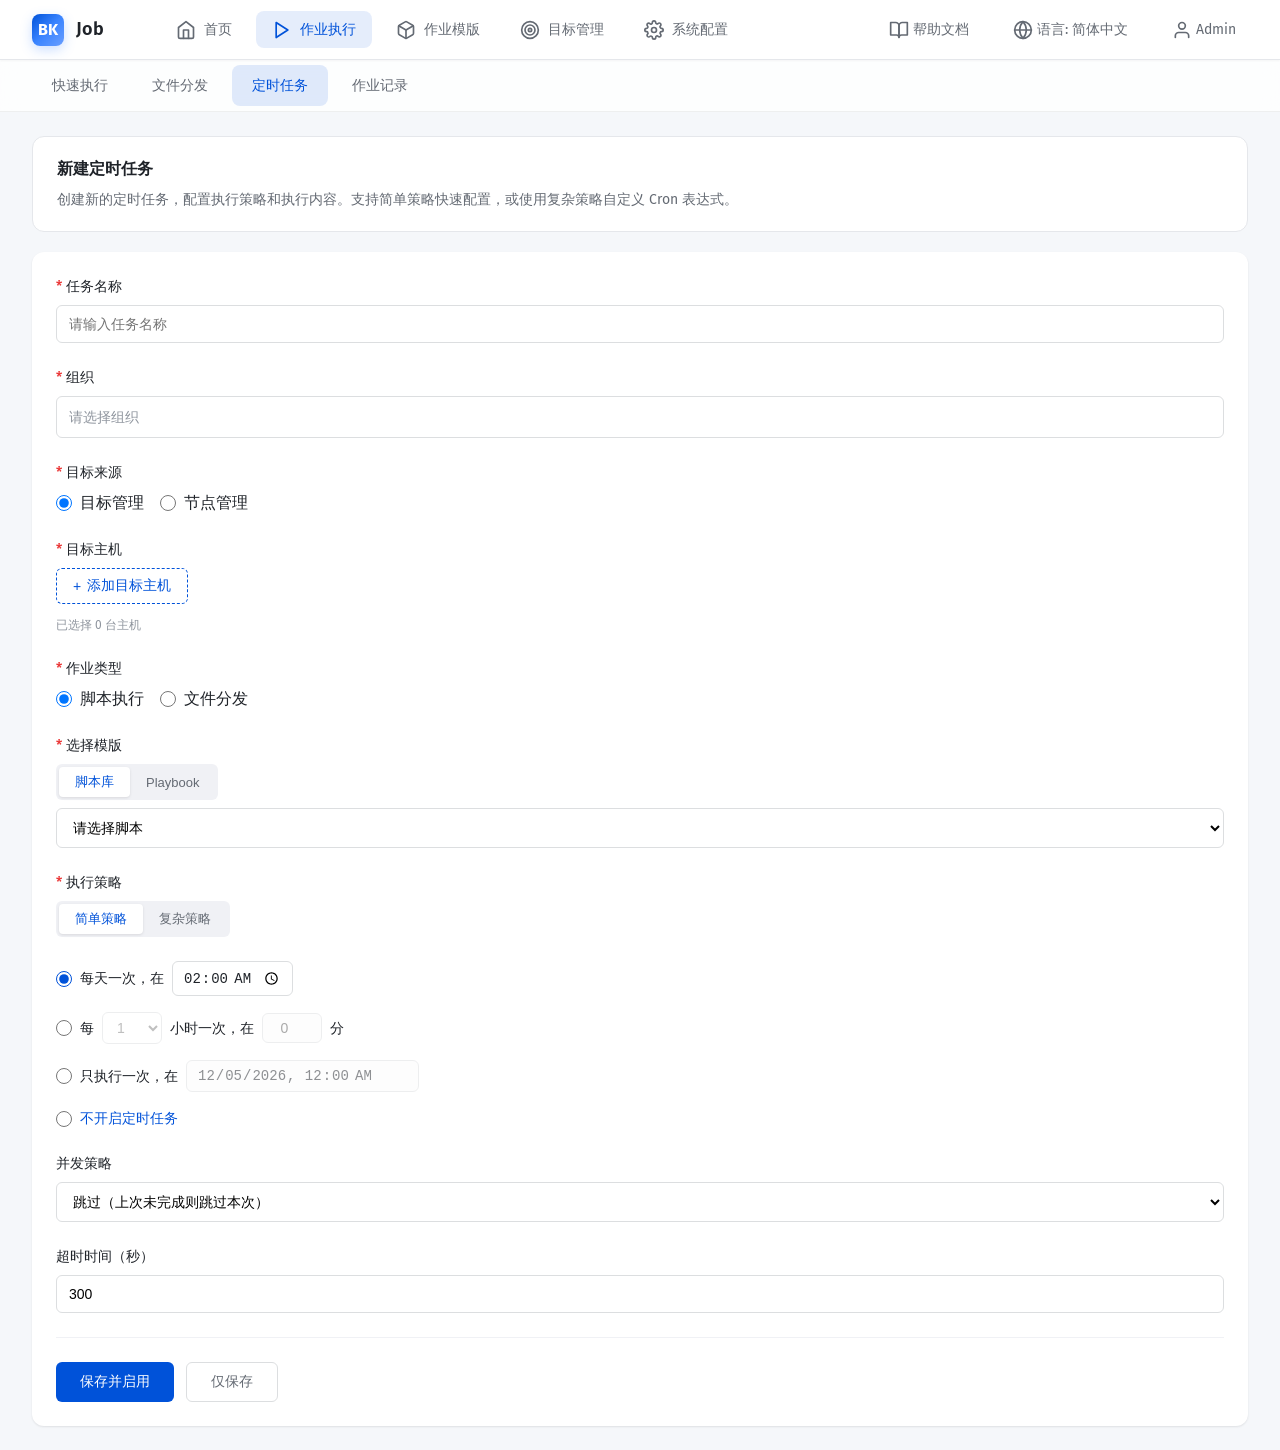
<file: projects/job-system/定时任务-新建.html>
<!DOCTYPE html>
<html lang="zh-CN">
<head>
    <meta charset="UTF-8">
    <meta name="viewport" content="width=device-width, initial-scale=1.0">
    <title>新建定时任务 - Job</title>
    <style>
        * { margin: 0; padding: 0; box-sizing: border-box; }
        body {
            font-family: 'Fira Sans', 'Fira Sans', -apple-system, BlinkMacSystemFont, 'PingFang SC', 'Microsoft YaHei', sans-serif;
            background: #f5f7fa;
            color: #1f2329;
            line-height: 1.5;
        }
        .top-header {
            background: #fff;
            height: 60px;
            border-bottom: 1px solid #e5e7eb;
            box-shadow: 0 1px 2px rgba(0,0,0,0.04);
            display: flex;
            align-items: center;
            justify-content: space-between;
            padding: 0 32px;
            position: sticky;
            top: 0;
            z-index: 100;
        }
        .header-left { display: flex; align-items: center; gap: 8px; }
        .logo { display: flex; align-items: center; gap: 12px; font-weight: 600; font-size: 18px; }
        .logo-icon {
            width: 32px; height: 32px;
            background: linear-gradient(135deg, #0052d9 0%, #3a84ff 50%, #699eff 100%);
            border-radius: 8px;
            display: flex;
            align-items: center;
            justify-content: center;
            color: white;
            font-size: 16px;
            font-weight: bold;
            box-shadow: 0 4px 12px rgba(58, 132, 255, 0.25);
        }
        .header-nav { display: flex; gap: 8px; margin-left: 48px; }
        .nav-item {
            display: flex; align-items: center; gap: 8px; color: #646a73; cursor: pointer;
            font-size: 14px; padding: 8px 16px; border-radius: 8px; transition: all 0.3s; font-weight: 500;
        }
        .nav-item:hover { color: #0052d9; background: rgba(0, 82, 217, 0.06); }
        .nav-item.active { color: #0052d9; background: rgba(0, 82, 217, 0.1); }
        .header-right { display: flex; align-items: center; gap: 20px; color: #646a73; font-size: 14px; }
        .header-right > span { cursor: pointer; padding: 6px 12px; border-radius: 6px; transition: all 0.3s; }
        .header-right > span:hover { background: rgba(0, 0, 0, 0.04); color: #0052d9; }
        .sub-header {
            background: rgba(255, 255, 255, 0.8); backdrop-filter: blur(10px);
            height: 52px; border-bottom: 1px solid rgba(0, 0, 0, 0.06);
            display: flex; align-items: center; padding: 0 32px;
        }
        .sub-nav { display: flex; gap: 4px; }
        .sub-nav-item { padding: 10px 20px; cursor: pointer; font-size: 14px; color: #646a73; border-radius: 8px; transition: all 0.3s; font-weight: 500; }
        .sub-nav-item:hover { color: #0052d9; background: rgba(0, 82, 217, 0.06); }
        .sub-nav-item.active { color: #0052d9; background: rgba(0, 82, 217, 0.12); }
        .main-container { padding: 24px 32px; max-width: 1400px; margin: 0 auto; }
        
        /* 页面介绍区 */
        .page-intro { background: white; border-radius: 12px; padding: 20px 24px; margin-bottom: 20px; border: 1px solid #e5e7eb; }
        .intro-title { font-size: 16px; font-weight: 600; color: #1f2329; margin-bottom: 8px; }
        .intro-desc { font-size: 14px; color: #646a73; line-height: 1.6; margin: 0; }
        
        .form-main { background: white; border-radius: 12px; padding: 24px; box-shadow: 0 1px 3px rgba(0,0,0,0.04), 0 1px 2px rgba(0,0,0,0.06); }
        .form-group { margin-bottom: 24px; }
        .form-label { display: flex; align-items: center; gap: 4px; font-size: 14px; font-weight: 500; color: #1f2329; margin-bottom: 8px; }
        .required { color: #ea3636; }
        .form-input {
            width: 100%; padding: 10px 12px; border: 1px solid #dcdee0; border-radius: 6px;
            font-size: 14px; transition: all 0.3s;
        }
        .form-input:focus { outline: none; border-color: #0052d9; box-shadow: 0 0 0 3px rgba(0, 82, 217, 0.1); }
        .radio-group { display: flex; gap: 16px; }
        .radio-item { display: flex; align-items: center; gap: 8px; cursor: pointer; }
        .radio-item input[type="radio"] { width: 16px; height: 16px; cursor: pointer; }
        .form-select { width: 100%; padding: 10px 12px; border: 1px solid #dcdee0; border-radius: 6px; font-size: 14px; background: white; cursor: pointer; }
        .action-footer { display: flex; gap: 12px; margin-top: 24px; padding-top: 24px; border-top: 1px solid #f0f1f5; }
        .btn { padding: 10px 24px; border-radius: 6px; font-size: 14px; font-weight: 500; cursor: pointer; transition: all 0.3s; border: none; }
        .btn-primary { background: #0052d9; color: white; }
        .btn-primary:hover { background: #0041ad; }
        .btn-default { background: white; color: #646a73; border: 1px solid #dcdee0; }
        .btn-default:hover { border-color: #0052d9; color: #0052d9; }
        .form-tip { font-size: 12px; color: #8f959e; margin-top: 4px; }
        
        /* 添加按钮 */
        .btn-add {
            background: white;
            color: #0052d9;
            border: 1px dashed #0052d9;
            padding: 8px 16px;
            border-radius: 6px;
            font-size: 14px;
            cursor: pointer;
            transition: all 0.3s;
            display: inline-flex;
            align-items: center;
            gap: 6px;
        }
        .btn-add:hover { background: rgba(0, 82, 217, 0.06); }

        /* 多选下拉组件 */
        .multi-select { position: relative; }
        .multi-select-trigger { display: flex; flex-wrap: wrap; gap: 6px; min-height: 42px; padding: 8px 12px; border: 1px solid #dcdee0; border-radius: 6px; cursor: pointer; background: white; align-items: center; }
        .multi-select-trigger:hover { border-color: #0052d9; }
        .multi-select-trigger.active { border-color: #0052d9; box-shadow: 0 0 0 3px rgba(0, 82, 217, 0.1); }
        .multi-select-placeholder { color: #8f959e; font-size: 14px; }
        .multi-select-tag { display: inline-flex; align-items: center; gap: 4px; padding: 2px 8px; background: #f0f1f5; border-radius: 4px; font-size: 13px; color: #1f2329; }
        .multi-select-tag-remove { cursor: pointer; color: #8f959e; font-size: 14px; line-height: 1; }
        .multi-select-tag-remove:hover { color: #ea3636; }
        .multi-select-dropdown { position: absolute; top: 100%; left: 0; right: 0; background: white; border: 1px solid #e5e7eb; border-radius: 8px; box-shadow: 0 4px 12px rgba(0, 0, 0, 0.12); margin-top: 4px; z-index: 200; display: none; max-height: 240px; overflow-y: auto; }
        .multi-select-dropdown.active { display: block; }
        .multi-select-option { display: flex; align-items: center; gap: 10px; padding: 10px 14px; cursor: pointer; transition: all 0.2s; }
        .multi-select-option:hover { background: #f5f7fa; }
        .multi-select-option.selected { background: #e6f0ff; }
        .multi-select-checkbox { width: 16px; height: 16px; border: 1px solid #dcdee0; border-radius: 4px; display: flex; align-items: center; justify-content: center; font-size: 12px; color: white; flex-shrink: 0; }
        .multi-select-option.selected .multi-select-checkbox { background: #0052d9; border-color: #0052d9; }
        .multi-select-label { font-size: 14px; color: #1f2329; }
        
        /* Segmented Control */
        .segmented-control {
            display: inline-flex;
            background: #f0f1f5;
            border-radius: 6px;
            padding: 3px;
        }
        .segment {
            padding: 6px 16px;
            font-size: 13px;
            color: #646a73;
            background: transparent;
            border: none;
            border-radius: 4px;
            cursor: pointer;
            transition: all 0.2s;
            font-weight: 500;
        }
        .segment:hover { color: #1f2329; }
        .segment.active {
            background: #fff;
            color: #0052d9;
            box-shadow: 0 1px 3px rgba(0,0,0,0.1);
        }
        .segment.disabled {
            opacity: 0.5;
            cursor: not-allowed;
            pointer-events: none;
        }
        .playbook-disabled-tip {
            display: inline-flex;
            align-items: center;
            margin-left: 8px;
            cursor: help;
            position: relative;
        }
        .playbook-disabled-tip::after {
            content: attr(data-tooltip);
            position: absolute;
            bottom: calc(100% + 8px);
            left: 50%;
            transform: translateX(-50%);
            background: #1f2329;
            color: #fff;
            padding: 8px 12px;
            border-radius: 4px;
            font-size: 12px;
            white-space: nowrap;
            opacity: 0;
            visibility: hidden;
            transition: opacity 0.2s, visibility 0.2s;
            z-index: 1000;
            pointer-events: none;
        }
        .playbook-disabled-tip::before {
            content: '';
            position: absolute;
            bottom: calc(100% + 2px);
            left: 50%;
            transform: translateX(-50%);
            border: 6px solid transparent;
            border-top-color: #1f2329;
            opacity: 0;
            visibility: hidden;
            transition: opacity 0.2s, visibility 0.2s;
            z-index: 1000;
        }
        .playbook-disabled-tip:hover::after,
        .playbook-disabled-tip:hover::before {
            opacity: 1;
            visibility: visible;
        }
        .playbook-disabled-tip.hidden {
            display: none;
        }
        
        .hidden { display: none !important; }
        
        /* 执行策略样式 */
        .strategy-panel { margin-top: 8px; }
        .simple-options { display: flex; flex-direction: column; gap: 16px; }
        .simple-option {
            display: flex;
            align-items: center;
            gap: 8px;
            cursor: pointer;
            font-size: 14px;
            color: #1f2329;
        }
        .simple-option input[type="radio"] { width: 16px; height: 16px; cursor: pointer; accent-color: #0052d9; }
        .option-text { white-space: nowrap; }
        .option-disabled { color: #0052d9; }
        .time-input, .datetime-input {
            padding: 6px 10px;
            border: 1px solid #dcdee0;
            border-radius: 6px;
            font-size: 14px;
            color: #1f2329;
        }
        .time-input:focus, .datetime-input:focus {
            outline: none;
            border-color: #0052d9;
            box-shadow: 0 0 0 3px rgba(0, 82, 217, 0.1);
        }
        .interval-select {
            padding: 6px 10px;
            border: 1px solid #dcdee0;
            border-radius: 6px;
            font-size: 14px;
            background: white;
            cursor: pointer;
            min-width: 60px;
        }
        .interval-select:focus { outline: none; border-color: #0052d9; }
        .minute-input {
            width: 60px;
            padding: 6px 10px;
            border: 1px solid #dcdee0;
            border-radius: 6px;
            font-size: 14px;
            text-align: center;
        }
        .minute-input:focus { outline: none; border-color: #0052d9; box-shadow: 0 0 0 3px rgba(0, 82, 217, 0.1); }
        
        /* Cron 编辑器样式 */
        .cron-editor { background: #f5f7fa; border-radius: 8px; padding: 20px; }
        .cron-fields {
            display: flex;
            gap: 8px;
            background: white;
            border: 1px solid #dcdee0;
            border-radius: 6px;
            overflow: hidden;
        }
        .cron-field { flex: 1; text-align: center; }
        .cron-field-label {
            padding: 8px;
            font-size: 12px;
            color: #8f959e;
            background: #f5f7fa;
            border-bottom: 1px solid #dcdee0;
        }
        .cron-field-input {
            width: 100%;
            padding: 12px 8px;
            border: none;
            text-align: center;
            font-size: 16px;
            font-family: 'Fira Code', 'Monaco', 'Menlo', monospace;
            color: #1f2329;
        }
        .cron-field-input:focus { outline: none; background: #f0f7ff; }
        .cron-field:not(:last-child) { border-right: 1px solid #dcdee0; }
        .cron-description {
            text-align: center;
            margin-top: 12px;
            font-size: 14px;
            color: #646a73;
        }
        .cron-next-run {
            text-align: center;
            margin-top: 8px;
            font-size: 13px;
            color: #8f959e;
        }
        .next-run-toggle { cursor: pointer; margin-left: 4px; }
        
        /* 模态框样式 */
        .modal {
            position: fixed;
            top: 0;
            left: 0;
            right: 0;
            bottom: 0;
            background: rgba(0, 0, 0, 0.7);
            display: flex;
            align-items: center;
            justify-content: center;
            z-index: 200;
        }
        .modal.hidden { display: none; }
        .modal-content {
            background: white;
            border-radius: 12px;
            overflow: hidden;
            width: 90%;
            max-width: 800px;
            box-shadow: 0 4px 12px rgba(0, 0, 0, 0.2);
        }
        .modal-header {
            padding: 16px;
            border-bottom: 1px solid #e5e7eb;
            display: flex;
            align-items: center;
            justify-content: space-between;
        }
        .modal-title { font-size: 18px; font-weight: 600; color: #1f2329; }
        .modal-close {
            cursor: pointer;
            font-size: 18px;
            color: #646a73;
            transition: color 0.3s;
        }
        .modal-close:hover { color: #0052d9; }
        .modal-body {
            padding: 16px;
            max-height: 60vh;
            overflow-y: auto;
        }
        .modal-footer {
            padding: 12px 16px;
            display: flex;
            align-items: center;
            justify-content: flex-end;
            gap: 12px;
            border-top: 1px solid #e5e7eb;
        }
        
        /* 主机工具条 */
        .host-toolbar {
            display: flex;
            align-items: center;
            gap: 12px;
            margin-bottom: 12px;
        }
        .host-search { flex: 1; }
        .host-search input {
            width: 100%;
            padding: 8px 12px;
            border: 1px solid #dcdee0;
            border-radius: 6px;
            font-size: 14px;
        }
        .host-search input:focus {
            outline: none;
            border-color: #0052d9;
            box-shadow: 0 0 0 3px rgba(0, 82, 217, 0.1);
        }
        .host-toolbar .btn-mini {
            padding: 8px 12px;
            border-radius: 6px;
            border: 1px solid #dcdee0;
            background: #fff;
            color: #646a73;
            cursor: pointer;
            font-size: 13px;
        }
        .host-toolbar .btn-mini:hover {
            border-color: #0052d9;
            color: #0052d9;
        }
        
        /* 主机选择表格样式 */
        .host-selector {
            border: 1px solid #e5e7eb;
            border-radius: 6px;
            max-height: 400px;
            overflow-y: auto;
        }
        .host-table { width: 100%; border-collapse: collapse; }
        .host-table thead {
            background: #f5f7fa;
            position: sticky;
            top: 0;
            z-index: 1;
        }
        .host-table th {
            padding: 12px 16px;
            text-align: left;
            font-size: 13px;
            font-weight: 600;
            color: #646a73;
            border-bottom: 1px solid #e5e7eb;
        }
        .host-table th:first-child { width: 50px; text-align: center; }
        .host-table tbody tr {
            border-bottom: 1px solid #f0f1f5;
            transition: all 0.2s;
            cursor: pointer;
        }
        .host-table tbody tr:hover { background: #f9fafb; }
        .host-table tbody tr.selected { background: #e6f4ff; }
        .host-table tbody tr.disabled { opacity: 0.5; cursor: not-allowed; }
        .host-table tbody tr.disabled:hover { background: transparent; }
        .host-table td { padding: 12px 16px; font-size: 14px; color: #1f2329; }
        .host-table td:first-child { text-align: center; }
        .host-table input[type="checkbox"] { width: 16px; height: 16px; cursor: pointer; }
        
        .driver-badge {
            display: inline-block;
            padding: 2px 8px;
            border-radius: 4px;
            font-size: 12px;
            font-weight: 500;
        }
        .driver-badge.nats { background: #f0f9ff; color: #1677ff; }
        .driver-badge.ssh { background: #fff7e6; color: #d46b08; }
        .driver-badge.ansible { background: #f6ffed; color: #52c41a; }
        .os-badge {
            display: inline-block;
            padding: 2px 8px;
            border-radius: 4px;
            font-size: 12px;
            background: #f5f7fa;
            color: #646a73;
        }
        .driver-tip { margin-left: 6px; cursor: help; }
    
        /* ===== UI/UX ENHANCEMENTS ===== */
        
        /* Focus states for accessibility */
        a:focus-visible, button:focus-visible, input:focus-visible, 
        select:focus-visible, textarea:focus-visible, 
        [tabindex]:focus-visible, .nav-item:focus-visible,
        .sub-nav-item:focus-visible {
            outline: 2px solid #0052d9;
            outline-offset: 2px;
        }

        /* Enhanced table row hover */
        tbody tr {
            border-left: 3px solid transparent;
        }
        tbody tr:hover {
            background: #f0f5ff !important;
            border-left: 3px solid #0052d9;
        }

        /* Inline SVG icon alignment */
        .nav-item svg, .sub-nav-item svg, .header-right svg {
            vertical-align: middle;
            flex-shrink: 0;
        }

        /* Reduced motion */
        @media (prefers-reduced-motion: reduce) {
            *, *::before, *::after {
                animation-duration: 0.01ms !important;
                transition-duration: 0.01ms !important;
            }
        }

    
        /* Table responsive wrapper */
        .table-responsive {
            overflow-x: auto;
            -webkit-overflow-scrolling: touch;
        }
        .table-responsive table {
            min-width: 100%;
        }

    </style>
    <link href="https://fonts.googleapis.com/css2?family=Fira+Code:wght@400;500;600;700&family=Fira+Sans:wght@300;400;500;600;700&display=swap" rel="stylesheet">
</head>
<body>
    <div class="top-header">
        <div class="header-left">
            <div class="logo"><div class="logo-icon">BK</div><span>Job</span></div>
            <nav class="header-nav">
                <div class="nav-item" onclick="location.href='首页.html'"><span style="display:inline-flex;align-items:center;"><svg xmlns="http://www.w3.org/2000/svg" width="20" height="20" viewBox="0 0 24 24" fill="none" stroke="currentColor" stroke-width="2" stroke-linecap="round" stroke-linejoin="round"><path d="M3 9l9-7 9 7v11a2 2 0 0 1-2 2H5a2 2 0 0 1-2-2z"/><polyline points="9 22 9 12 15 12 15 22"/></svg></span><span>首页</span></div>
                <div class="nav-item active" onclick="location.href='快速执行.html'"><span style="display:inline-flex;align-items:center;"><svg xmlns="http://www.w3.org/2000/svg" width="20" height="20" viewBox="0 0 24 24" fill="none" stroke="currentColor" stroke-width="2" stroke-linecap="round" stroke-linejoin="round"><polygon points="5 3 19 12 5 21 5 3"/></svg></span><span>作业执行</span></div>
                <div class="nav-item" onclick="location.href='脚本库.html'"><span style="display:inline-flex;align-items:center;"><svg xmlns="http://www.w3.org/2000/svg" width="20" height="20" viewBox="0 0 24 24" fill="none" stroke="currentColor" stroke-width="2" stroke-linecap="round" stroke-linejoin="round"><path d="M21 16V8a2 2 0 0 0-1-1.73l-7-4a2 2 0 0 0-2 0l-7 4A2 2 0 0 0 3 8v8a2 2 0 0 0 1 1.73l7 4a2 2 0 0 0 2 0l7-4A2 2 0 0 0 21 16z"/><polyline points="3.27 6.96 12 12.01 20.73 6.96"/><line x1="12" y1="22.08" x2="12" y2="12"/></svg></span><span>作业模版</span></div>
                <div class="nav-item" onclick="location.href='目标管理.html'"><span style="display:inline-flex;align-items:center;"><svg xmlns="http://www.w3.org/2000/svg" width="20" height="20" viewBox="0 0 24 24" fill="none" stroke="currentColor" stroke-width="2" stroke-linecap="round" stroke-linejoin="round"><circle cx="12" cy="12" r="10"/><circle cx="12" cy="12" r="6"/><circle cx="12" cy="12" r="2"/></svg></span><span>目标管理</span></div>
                <div class="nav-item" onclick="location.href='高危命令配置.html'"><span style="display:inline-flex;align-items:center;"><svg xmlns="http://www.w3.org/2000/svg" width="20" height="20" viewBox="0 0 24 24" fill="none" stroke="currentColor" stroke-width="2" stroke-linecap="round" stroke-linejoin="round"><circle cx="12" cy="12" r="3"/><path d="M19.4 15a1.65 1.65 0 0 0 .33 1.82l.06.06a2 2 0 0 1 0 2.83 2 2 0 0 1-2.83 0l-.06-.06a1.65 1.65 0 0 0-1.82-.33 1.65 1.65 0 0 0-1 1.51V21a2 2 0 0 1-2 2 2 2 0 0 1-2-2v-.09A1.65 1.65 0 0 0 9 19.4a1.65 1.65 0 0 0-1.82.33l-.06.06a2 2 0 0 1-2.83 0 2 2 0 0 1 0-2.83l.06-.06A1.65 1.65 0 0 0 4.68 15a1.65 1.65 0 0 0-1.51-1H3a2 2 0 0 1-2-2 2 2 0 0 1 2-2h.09A1.65 1.65 0 0 0 4.6 9a1.65 1.65 0 0 0-.33-1.82l-.06-.06a2 2 0 0 1 0-2.83 2 2 0 0 1 2.83 0l.06.06A1.65 1.65 0 0 0 9 4.68a1.65 1.65 0 0 0 1-1.51V3a2 2 0 0 1 2-2 2 2 0 0 1 2 2v.09a1.65 1.65 0 0 0 1 1.51 1.65 1.65 0 0 0 1.82-.33l.06-.06a2 2 0 0 1 2.83 0 2 2 0 0 1 0 2.83l-.06.06A1.65 1.65 0 0 0 19.4 9a1.65 1.65 0 0 0 1.51 1H21a2 2 0 0 1 2 2 2 2 0 0 1-2 2h-.09a1.65 1.65 0 0 0-1.51 1z"/></svg></span><span>系统配置</span></div>
            </nav>
        </div>
        <div class="header-right">
            <span><svg xmlns="http://www.w3.org/2000/svg" width="20" height="20" viewBox="0 0 24 24" fill="none" stroke="currentColor" stroke-width="2" stroke-linecap="round" stroke-linejoin="round"><path d="M2 3h6a4 4 0 0 1 4 4v14a3 3 0 0 0-3-3H2z"/><path d="M22 3h-6a4 4 0 0 0-4 4v14a3 3 0 0 1 3-3h7z"/></svg> 帮助文档</span>
            <span><svg xmlns="http://www.w3.org/2000/svg" width="20" height="20" viewBox="0 0 24 24" fill="none" stroke="currentColor" stroke-width="2" stroke-linecap="round" stroke-linejoin="round"><circle cx="12" cy="12" r="10"/><line x1="2" y1="12" x2="22" y2="12"/><path d="M12 2a15.3 15.3 0 0 1 4 10 15.3 15.3 0 0 1-4 10 15.3 15.3 0 0 1-4-10 15.3 15.3 0 0 1 4-10z"/></svg> 语言: 简体中文</span>
            <span><svg xmlns="http://www.w3.org/2000/svg" width="20" height="20" viewBox="0 0 24 24" fill="none" stroke="currentColor" stroke-width="2" stroke-linecap="round" stroke-linejoin="round"><path d="M20 21v-2a4 4 0 0 0-4-4H8a4 4 0 0 0-4 4v2"/><circle cx="12" cy="7" r="4"/></svg> Admin</span>
        </div>
    </div>

    <div class="sub-header">
        <nav class="sub-nav">
            <div class="sub-nav-item" onclick="location.href='快速执行.html'">快速执行</div>
            <div class="sub-nav-item" onclick="location.href='文件分发.html'">文件分发</div>
            <div class="sub-nav-item active">定时任务</div>
            <div class="sub-nav-item" onclick="location.href='作业记录.html'">作业记录</div>
        </nav>
    </div>

    <div class="main-container">
        <div class="page-intro">
            <h2 class="intro-title">新建定时任务</h2>
            <p class="intro-desc">创建新的定时任务，配置执行策略和执行内容。支持简单策略快速配置，或使用复杂策略自定义 Cron 表达式。</p>
        </div>

        <div class="form-main">
            <div class="form-group">
                <label class="form-label"><span class="required">*</span>任务名称</label>
                <input type="text" class="form-input" placeholder="请输入任务名称" />
            </div>

            <div class="form-group">
                <label class="form-label"><span class="required">*</span>组织</label>
                <div class="multi-select" id="taskOrgSelect">
                    <div class="multi-select-trigger" onclick="toggleMultiSelect('taskOrgSelect')">
                        <span class="multi-select-placeholder">请选择组织</span>
                    </div>
                    <div class="multi-select-dropdown" id="taskOrgDropdown"></div>
                </div>
            </div>

            <!-- 目标来源 -->
            <div class="form-group">
                <label class="form-label"><span class="required">*</span>目标来源</label>
                <div class="radio-group">
                    <label class="radio-item">
                        <input type="radio" name="target-source" value="target-management" checked onchange="handleTargetSourceChange()" />
                        <span>目标管理</span>
                    </label>
                    <label class="radio-item">
                        <input type="radio" name="target-source" value="node-management" onchange="handleTargetSourceChange()" />
                        <span>节点管理</span>
                    </label>
                </div>
            </div>

            <!-- 目标主机 -->
            <div class="form-group">
                <label class="form-label"><span class="required">*</span>目标主机</label>
                <button type="button" class="btn-add" onclick="openHostSelector()">
                    <span>+</span>
                    <span>添加目标主机</span>
                </button>
                <div class="form-tip" id="hostSelectedTip" style="margin-top: 12px;">已选择 0 台主机</div>
            </div>

            <div class="form-group">
                <label class="form-label"><span class="required">*</span>作业类型</label>
                <div class="radio-group">
                    <label class="radio-item">
                        <input type="radio" name="job-type" value="script" checked />
                        <span>脚本执行</span>
                    </label>
                    <label class="radio-item">
                        <input type="radio" name="job-type" value="file" />
                        <span>文件分发</span>
                    </label>
                </div>
            </div>

            <!-- 选择模版 with Segmented Control -->
            <div class="form-group" id="scriptSelectGroup">
                <label class="form-label"><span class="required">*</span>选择模版</label>
                <div class="segmented-control">
                    <button type="button" class="segment active" data-type="script" onclick="switchTemplateType('script')">脚本库</button>
                    <button type="button" class="segment" data-type="playbook" id="playbookBtn" onclick="switchTemplateType('playbook')">Playbook</button>
                    <span class="playbook-disabled-tip hidden" id="playbookDisabledTip" data-tooltip="目标来源为节点管理的主机不支持执行 Playbook">
                        <svg xmlns="http://www.w3.org/2000/svg" width="16" height="16" viewBox="0 0 24 24" fill="none" stroke="#f59e0b" stroke-width="2" stroke-linecap="round" stroke-linejoin="round"><circle cx="12" cy="12" r="10"/><line x1="12" y1="8" x2="12" y2="12"/><line x1="12" y1="16" x2="12.01" y2="16"/></svg>
                    </span>
                </div>
                <select class="form-select" id="scriptSelect" style="margin-top: 8px;">
                    <option value="">请选择脚本</option>
                    <option value="1">清理磁盘空间.sh</option>
                    <option value="2">日志轮转.sh</option>
                    <option value="3">数据库备份.sh</option>
                </select>
                <select class="form-select hidden" id="playbookSelect" style="margin-top: 8px;">
                    <option value="">请选择 Playbook</option>
                    <option value="p1">deploy-nginx.yml</option>
                    <option value="p2">setup-docker.yml</option>
                    <option value="p3">configure-firewall.yml</option>
                </select>
            </div>

            <div class="form-group">
                <label class="form-label"><span class="required">*</span>执行策略</label>
                <div class="segmented-control" style="margin-bottom: 16px;">
                    <button type="button" class="segment active" data-strategy="simple" onclick="switchStrategy('simple')">简单策略</button>
                    <button type="button" class="segment" data-strategy="advanced" onclick="switchStrategy('advanced')">复杂策略</button>
                </div>
                
                <!-- 简单策略 -->
                <div id="simpleStrategy" class="strategy-panel">
                    <div class="simple-options">
                        <label class="simple-option">
                            <input type="radio" name="simple-schedule" value="daily" checked onchange="updateSimpleSchedule()" />
                            <span class="option-text">每天一次，在</span>
                            <input type="time" id="dailyTime" class="time-input" value="02:00" onchange="updateSimpleSchedule()" />
                        </label>
                        <label class="simple-option">
                            <input type="radio" name="simple-schedule" value="hourly" onchange="updateSimpleSchedule()" />
                            <span class="option-text">每</span>
                            <select id="hourlyInterval" class="interval-select" onchange="updateSimpleSchedule()">
                                <option value="1">1</option>
                                <option value="2">2</option>
                                <option value="3">3</option>
                                <option value="4">4</option>
                                <option value="6">6</option>
                                <option value="8">8</option>
                                <option value="12">12</option>
                            </select>
                            <span class="option-text">小时一次，在</span>
                            <input type="number" id="hourlyMinute" class="minute-input" value="0" min="0" max="59" onchange="updateSimpleSchedule()" />
                            <span class="option-text">分</span>
                        </label>
                        <label class="simple-option">
                            <input type="radio" name="simple-schedule" value="once" onchange="updateSimpleSchedule()" />
                            <span class="option-text">只执行一次，在</span>
                            <input type="datetime-local" id="onceDateTime" class="datetime-input" onchange="updateSimpleSchedule()" />
                        </label>
                        <label class="simple-option">
                            <input type="radio" name="simple-schedule" value="disabled" onchange="updateSimpleSchedule()" />
                            <span class="option-text option-disabled">不开启定时任务</span>
                        </label>
                    </div>
                </div>
                
                <!-- 复杂策略 (Cron) -->
                <div id="advancedStrategy" class="strategy-panel hidden">
                    <div class="cron-editor">
                        <div class="cron-fields">
                            <div class="cron-field">
                                <div class="cron-field-label">分</div>
                                <input type="text" class="cron-field-input" id="cronMinute" value="*" oninput="updateCronExpression()" />
                            </div>
                            <div class="cron-field">
                                <div class="cron-field-label">时</div>
                                <input type="text" class="cron-field-input" id="cronHour" value="*" oninput="updateCronExpression()" />
                            </div>
                            <div class="cron-field">
                                <div class="cron-field-label">日</div>
                                <input type="text" class="cron-field-input" id="cronDay" value="*" oninput="updateCronExpression()" />
                            </div>
                            <div class="cron-field">
                                <div class="cron-field-label">月</div>
                                <input type="text" class="cron-field-input" id="cronMonth" value="*" oninput="updateCronExpression()" />
                            </div>
                            <div class="cron-field">
                                <div class="cron-field-label">周</div>
                                <input type="text" class="cron-field-input" id="cronWeek" value="*" oninput="updateCronExpression()" />
                            </div>
                        </div>
                        <div class="cron-description" id="cronDescription">每分钟</div>
                        <div class="cron-next-run">下次：<span id="cronNextRun">2026-02-10 13:51:00</span> <span class="next-run-toggle">∨</span></div>
                    </div>
                </div>
            </div>

            <div class="form-group">
                <label class="form-label">并发策略</label>
                <select class="form-select">
                    <option value="skip">跳过（上次未完成则跳过本次）</option>
                    <option value="run">运行（无论上次是否完成）</option>
                    <option value="queue">排队（等待上次完成后执行）</option>
                </select>
            </div>

            <div class="form-group">
                <label class="form-label">超时时间（秒）</label>
                <input type="number" class="form-input" value="300" placeholder="300" />
            </div>

            <div class="action-footer">
                <button class="btn btn-primary">保存并启用</button>
                <button class="btn btn-default">仅保存</button>
            </div>
        </div>
    </div>

    <!-- 主机选择弹窗 -->
    <div id="hostSelectorModal" class="modal hidden">
        <div class="modal-content">
            <div class="modal-header">
                <h2 class="modal-title">选择目标主机</h2>
                <span class="modal-close" onclick="closeHostSelector()">×</span>
            </div>
            <div class="modal-body">
                <div class="host-toolbar">
                    <div class="host-search">
                        <input id="hostSearch" type="text" placeholder="搜索主机名或IP，支持模糊匹配" />
                    </div>
                    <button type="button" class="btn-mini" onclick="selectAllFiltered(true)">全选当前</button>
                    <button type="button" class="btn-mini" onclick="selectAllFiltered(false)">取消全选</button>
                </div>

                <div class="host-selector">
                    <table class="host-table">
                        <thead>
                            <tr>
                                <th><input type="checkbox" id="selectAllCheckbox" onclick="toggleSelectAll(this)" /></th>
                                <th>目标名称</th>
                                <th>IP 地址</th>
                                <th>云区域</th>
                                <th>操作系统</th>
                                <th>当前驱动</th>
                            </tr>
                        </thead>
                        <tbody id="hostList">
                        </tbody>
                    </table>
                </div>
            </div>
            <div class="modal-footer">
                <button type="button" class="btn btn-default" onclick="closeHostSelector()">取消</button>
                <button type="button" class="btn btn-primary" onclick="confirmHostSelection()">确定</button>
            </div>
        </div>
    </div>

    <script>
        // 组织列表（平台权限体系）
        const orgList = [
            { id: 1, name: '运维部', color: '#0052d9' },
            { id: 2, name: '开发部', color: '#00a870' },
            { id: 3, name: '测试部', color: '#ff9800' },
            { id: 4, name: '安全部', color: '#ea3636' },
            { id: 5, name: 'DBA组', color: '#7c3aed' },
            { id: 6, name: '基础架构', color: '#0891b2' }
        ];

        // 多选下拉组件
        let taskSelectedOrgs = [];

        // 点击其他地方关闭多选下拉
        document.addEventListener('click', function(e) {
            if (!e.target.closest('.multi-select')) {
                document.querySelectorAll('.multi-select-dropdown').forEach(d => {
                    d.classList.remove('active');
                });
                document.querySelectorAll('.multi-select-trigger').forEach(t => {
                    t.classList.remove('active');
                });
            }
        });

        // 初始化多选下拉
        function initMultiSelect(containerId, dropdownId, selectedIds = []) {
            const dropdown = document.getElementById(dropdownId);
            dropdown.innerHTML = orgList.map(org => `
                <div class="multi-select-option ${selectedIds.includes(org.id) ? 'selected' : ''}" 
                     data-id="${org.id}" 
                     onclick="event.stopPropagation(); toggleOrgOption('${containerId}', ${org.id})">
                    <div class="multi-select-checkbox">${selectedIds.includes(org.id) ? '&#10003;' : ''}</div>
                    <span class="multi-select-label">${org.name}</span>
                </div>
            `).join('');
            
            taskSelectedOrgs = [...selectedIds];
            updateMultiSelectTrigger(containerId);
        }

        // 切换多选下拉显示
        function toggleMultiSelect(containerId) {
            const container = document.getElementById(containerId);
            const trigger = container.querySelector('.multi-select-trigger');
            const dropdown = container.querySelector('.multi-select-dropdown');
            
            // 关闭其他下拉
            document.querySelectorAll('.multi-select-dropdown').forEach(d => {
                if (d !== dropdown) d.classList.remove('active');
            });
            document.querySelectorAll('.multi-select-trigger').forEach(t => {
                if (t !== trigger) t.classList.remove('active');
            });
            
            trigger.classList.toggle('active');
            dropdown.classList.toggle('active');
        }

        // 切换选项
        function toggleOrgOption(containerId, orgId) {
            const idx = taskSelectedOrgs.indexOf(orgId);
            if (idx > -1) {
                taskSelectedOrgs.splice(idx, 1);
            } else {
                taskSelectedOrgs.push(orgId);
            }
            
            // 更新选项状态
            initMultiSelect(containerId, 'taskOrgDropdown', taskSelectedOrgs);
        }

        // 更新触发器显示
        function updateMultiSelectTrigger(containerId) {
            const container = document.getElementById(containerId);
            const trigger = container.querySelector('.multi-select-trigger');
            
            if (taskSelectedOrgs.length === 0) {
                trigger.innerHTML = '<span class="multi-select-placeholder">请选择组织</span>';
            } else {
                trigger.innerHTML = taskSelectedOrgs.map(id => {
                    const org = orgList.find(o => o.id === id);
                    return `<span class="multi-select-tag" style="background: ${org.color}20; color: ${org.color};">
                        ${org.name}
                        <span class="multi-select-tag-remove" onclick="event.stopPropagation(); removeOrg('${containerId}', ${id})">×</span>
                    </span>`;
                }).join('');
            }
        }

        // 移除已选组织
        function removeOrg(containerId, orgId) {
            toggleOrgOption(containerId, orgId);
        }

        // --- 目标主机数据与渲染 ---
        const hostData = [
            { id: 'host1', name: 'web-server-01', ip: '192.168.1.101', cloudArea: '默认区域', os: 'Linux', driver: 'nats-executor', checked: false },
            { id: 'host2', name: 'web-server-02', ip: '192.168.1.102', cloudArea: '默认区域', os: 'Linux', driver: 'ansible', checked: false },
            { id: 'host3', name: 'db-primary-01', ip: '192.168.1.201', cloudArea: '默认区域', os: 'Linux', driver: 'ssh', checked: false },
            { id: 'host4', name: 'db-server-02', ip: '192.168.1.202', cloudArea: '杭州', os: 'Linux', driver: 'ansible', checked: false },
            { id: 'host5', name: 'k8s-node-master', ip: '10.0.1.10', cloudArea: '杭州', os: 'Linux', driver: 'nats-executor', checked: false },
            { id: 'host6', name: 'app-server-01', ip: '172.16.10.50', cloudArea: '上海', os: 'Linux', driver: 'ansible', checked: false },
            { id: 'host7', name: 'cache-redis-01', ip: '192.168.2.88', cloudArea: '北京', os: 'Linux', driver: 'ssh', checked: false },
        ];

        let currentTemplateType = 'script';

        function getDriverBadgeClass(driver) {
            if (driver === 'nats-executor') return 'nats';
            if (driver === 'ssh') return 'ssh';
            if (driver === 'ansible') return 'ansible';
            return '';
        }

        function renderHostList(filter = '') {
            const listEl = document.getElementById('hostList');
            listEl.innerHTML = '';
            const keyword = filter.trim().toLowerCase();
            const isPlaybook = currentTemplateType === 'playbook';
            
            const filtered = hostData.filter(h =>
                !keyword ||
                h.name.toLowerCase().includes(keyword) ||
                h.ip.toLowerCase().includes(keyword) ||
                h.cloudArea.toLowerCase().includes(keyword)
            );
            
            filtered.forEach(h => {
                const isDisabled = isPlaybook && h.driver !== 'ansible';
                const row = document.createElement('tr');
                row.className = h.checked ? 'selected' : '';
                if (isDisabled) row.classList.add('disabled');
                
                row.innerHTML = `
                    <td><input type="checkbox" id="${h.id}" ${h.checked ? 'checked' : ''} ${isDisabled ? 'disabled' : ''} /></td>
                    <td>${h.name}</td>
                    <td>${h.ip}</td>
                    <td>${h.cloudArea}</td>
                    <td><span class="os-badge">${h.os}</span></td>
                    <td>
                        <span class="driver-badge ${getDriverBadgeClass(h.driver)}">${h.driver}</span>
                        ${isDisabled ? '<span class="driver-tip" title="该驱动不支持执行 Playbook"><svg xmlns="http://www.w3.org/2000/svg" width="14" height="14" viewBox="0 0 24 24" fill="none" stroke="currentColor" stroke-width="2" stroke-linecap="round" stroke-linejoin="round"><path d="M10.29 3.86L1.82 18a2 2 0 0 0 1.71 3h16.94a2 2 0 0 0 1.71-3L13.71 3.86a2 2 0 0 0-3.42 0z"/><line x1="12" y1="9" x2="12" y2="13"/><line x1="12" y1="17" x2="12.01" y2="17"/></svg></span>' : ''}
                    </td>
                `;
                
                if (!isDisabled) {
                    row.addEventListener('click', (e) => {
                        if (e.target.type !== 'checkbox') {
                            const checkbox = row.querySelector('input[type="checkbox"]');
                            checkbox.checked = !checkbox.checked;
                            h.checked = checkbox.checked;
                            row.classList.toggle('selected', h.checked);
                            updateHostSelectedTip();
                            updateSelectAllCheckbox();
                        }
                    });
                    
                    row.querySelector('input').addEventListener('change', (e) => {
                        e.stopPropagation();
                        h.checked = e.target.checked;
                        row.classList.toggle('selected', h.checked);
                        updateHostSelectedTip();
                        updateSelectAllCheckbox();
                    });
                }
                
                listEl.appendChild(row);
            });
            
            updateHostSelectedTip();
            updateSelectAllCheckbox();
        }

        function updateHostSelectedTip() {
            const checkedHosts = hostData.filter(h => h.checked);
            const totalChecked = checkedHosts.length;
            const tipEl = document.getElementById('hostSelectedTip');
            
            if (currentTemplateType === 'playbook') {
                const incompatibleCount = checkedHosts.filter(h => h.driver !== 'ansible').length;
                if (incompatibleCount > 0) {
                    tipEl.innerHTML = `已选择 ${totalChecked} 台主机 <span style="color: #d46b08;">（${incompatibleCount} 台不支持 Playbook）</span>`;
                } else {
                    tipEl.textContent = `已选择 ${totalChecked} 台主机`;
                }
            } else {
                tipEl.textContent = `已选择 ${totalChecked} 台主机`;
            }
        }

        function updateSelectAllCheckbox() {
            const keyword = document.getElementById('hostSearch').value.trim().toLowerCase();
            const isPlaybook = currentTemplateType === 'playbook';
            
            const filtered = hostData.filter(h => {
                const matchesFilter = !keyword ||
                    h.name.toLowerCase().includes(keyword) ||
                    h.ip.toLowerCase().includes(keyword) ||
                    h.cloudArea.toLowerCase().includes(keyword);
                const isCompatible = !isPlaybook || h.driver === 'ansible';
                return matchesFilter && isCompatible;
            });
            
            const allChecked = filtered.length > 0 && filtered.every(h => h.checked);
            const someChecked = filtered.some(h => h.checked);
            
            const selectAllCheckbox = document.getElementById('selectAllCheckbox');
            selectAllCheckbox.checked = allChecked;
            selectAllCheckbox.indeterminate = someChecked && !allChecked;
        }

        function selectAllFiltered(checked) {
            const keyword = document.getElementById('hostSearch').value.trim().toLowerCase();
            const isPlaybook = currentTemplateType === 'playbook';
            
            hostData.forEach(h => {
                const matchesFilter = !keyword ||
                    h.name.toLowerCase().includes(keyword) ||
                    h.ip.toLowerCase().includes(keyword) ||
                    h.cloudArea.toLowerCase().includes(keyword);
                const isCompatible = !isPlaybook || h.driver === 'ansible';
                
                if (matchesFilter && isCompatible) {
                    h.checked = checked;
                }
            });
            renderHostList(keyword);
        }

        function toggleSelectAll(checkbox) {
            selectAllFiltered(checkbox.checked);
        }

        function openHostSelector() {
            document.getElementById('hostSelectorModal').classList.remove('hidden');
            renderHostList();
        }

        function closeHostSelector() {
            document.getElementById('hostSelectorModal').classList.add('hidden');
        }

        function confirmHostSelection() {
            updateHostSelectedTip();
            closeHostSelector();
        }

        // 处理目标来源切换
        function handleTargetSourceChange() {
            const targetSource = document.querySelector('input[name="target-source"]:checked').value;
            const playbookBtn = document.getElementById('playbookBtn');
            const playbookDisabledTip = document.getElementById('playbookDisabledTip');
            
            // 清空已选主机
            hostData.forEach(h => h.checked = false);
            updateHostSelectedTip();
            renderHostList(document.getElementById('hostSearch').value);
            
            // 检查是否需要禁用 Playbook
            if (targetSource === 'node-management') {
                playbookBtn.classList.add('disabled');
                playbookDisabledTip.classList.remove('hidden');
                // 如果当前选中的是 Playbook，切换回脚本库
                if (currentTemplateType === 'playbook') {
                    switchTemplateType('script');
                }
            } else {
                playbookBtn.classList.remove('disabled');
                playbookDisabledTip.classList.add('hidden');
            }
        }

        function switchTemplateType(type) {
            // 检查是否尝试切换到被禁用的 Playbook
            const targetSource = document.querySelector('input[name="target-source"]:checked').value;
            if (type === 'playbook' && targetSource === 'node-management') {
                return; // 节点管理来源不允许选择 Playbook
            }
            
            currentTemplateType = type;
            
            document.querySelectorAll('.segment[data-type]').forEach(btn => {
                btn.classList.toggle('active', btn.dataset.type === type);
            });
            document.getElementById('scriptSelect').classList.toggle('hidden', type !== 'script');
            document.getElementById('playbookSelect').classList.toggle('hidden', type !== 'playbook');
            
            if (type === 'script') {
                document.getElementById('scriptSelect').value = '';
            } else {
                document.getElementById('playbookSelect').value = '';
            }
            
            updateHostSelectedTip();
        }

        // 搜索输入监听
        document.addEventListener('DOMContentLoaded', () => {
            // 初始化组织多选
            initMultiSelect('taskOrgSelect', 'taskOrgDropdown', []);
            const search = document.getElementById('hostSearch');
            search.addEventListener('input', () => {
                renderHostList(search.value);
            });
            
            // 初始化执行策略
            updateSimpleSchedule();
            updateCronExpression();
            
            // 设置默认的一次性执行时间
            const now = new Date();
            now.setHours(now.getHours() + 1);
            now.setMinutes(0);
            const dateStr = now.toISOString().slice(0, 16);
            document.getElementById('onceDateTime').value = dateStr;
        });
        
        // --- 执行策略切换 ---
        function switchStrategy(type) {
            document.querySelectorAll('.segment[data-strategy]').forEach(btn => {
                btn.classList.toggle('active', btn.dataset.strategy === type);
            });
            document.getElementById('simpleStrategy').classList.toggle('hidden', type !== 'simple');
            document.getElementById('advancedStrategy').classList.toggle('hidden', type !== 'advanced');
        }
        
        // --- 简单策略更新 ---
        function updateSimpleSchedule() {
            const selected = document.querySelector('input[name="simple-schedule"]:checked');
            if (!selected) return;
            
            const dailyTime = document.getElementById('dailyTime');
            const hourlyInterval = document.getElementById('hourlyInterval');
            const hourlyMinute = document.getElementById('hourlyMinute');
            const onceDateTime = document.getElementById('onceDateTime');
            
            dailyTime.disabled = selected.value !== 'daily';
            hourlyInterval.disabled = selected.value !== 'hourly';
            hourlyMinute.disabled = selected.value !== 'hourly';
            onceDateTime.disabled = selected.value !== 'once';
            
            dailyTime.style.opacity = selected.value === 'daily' ? '1' : '0.5';
            hourlyInterval.style.opacity = selected.value === 'hourly' ? '1' : '0.5';
            hourlyMinute.style.opacity = selected.value === 'hourly' ? '1' : '0.5';
            onceDateTime.style.opacity = selected.value === 'once' ? '1' : '0.5';
        }
        
        // --- Cron 表达式解析 ---
        function updateCronExpression() {
            const minute = document.getElementById('cronMinute').value.trim() || '*';
            const hour = document.getElementById('cronHour').value.trim() || '*';
            const day = document.getElementById('cronDay').value.trim() || '*';
            const month = document.getElementById('cronMonth').value.trim() || '*';
            const week = document.getElementById('cronWeek').value.trim() || '*';
            
            const description = describeCron(minute, hour, day, month, week);
            document.getElementById('cronDescription').textContent = description;
            
            // 更新下次执行时间（模拟）
            const nextRun = calculateNextRun(minute, hour, day, month, week);
            document.getElementById('cronNextRun').textContent = nextRun;
        }
        
        function describeCron(minute, hour, day, month, week) {
            // 简单的 Cron 描述生成
            if (minute === '*' && hour === '*' && day === '*' && month === '*' && week === '*') {
                return '每分钟';
            }
            if (minute === '0' && hour === '*' && day === '*' && month === '*' && week === '*') {
                return '每小时整点';
            }
            if (minute === '0' && hour === '0' && day === '*' && month === '*' && week === '*') {
                return '每天 00:00';
            }
            if (minute.startsWith('*/') && hour === '*') {
                const interval = minute.slice(2);
                return `每 ${interval} 分钟`;
            }
            if (minute === '0' && hour.startsWith('*/')) {
                const interval = hour.slice(2);
                return `每 ${interval} 小时`;
            }
            if (minute !== '*' && hour !== '*' && day === '*' && month === '*' && week === '*') {
                return `每天 ${hour.padStart(2, '0')}:${minute.padStart(2, '0')}`;
            }
            if (week !== '*' && day === '*') {
                const weekNames = ['日', '一', '二', '三', '四', '五', '六'];
                const weekDay = weekNames[parseInt(week)] || week;
                return `每周${weekDay} ${hour}:${minute.padStart(2, '0')}`;
            }
            return `${minute} ${hour} ${day} ${month} ${week}`;
        }
        
        function calculateNextRun(minute, hour, day, month, week) {
            const now = new Date();
            let next = new Date(now);
            
            // 简单模拟下次执行时间
            if (minute === '*' && hour === '*') {
                next.setMinutes(next.getMinutes() + 1);
                next.setSeconds(0);
            } else if (hour === '*' && minute !== '*') {
                const m = parseInt(minute) || 0;
                if (now.getMinutes() >= m) {
                    next.setHours(next.getHours() + 1);
                }
                next.setMinutes(m);
                next.setSeconds(0);
            } else {
                const h = parseInt(hour) || 0;
                const m = parseInt(minute) || 0;
                next.setHours(h);
                next.setMinutes(m);
                next.setSeconds(0);
                if (next <= now) {
                    next.setDate(next.getDate() + 1);
                }
            }
            
            const pad = n => String(n).padStart(2, '0');
            return `${next.getFullYear()}-${pad(next.getMonth() + 1)}-${pad(next.getDate())} ${pad(next.getHours())}:${pad(next.getMinutes())}:00`;
        }
    </script>
</body>
</html>
</file>
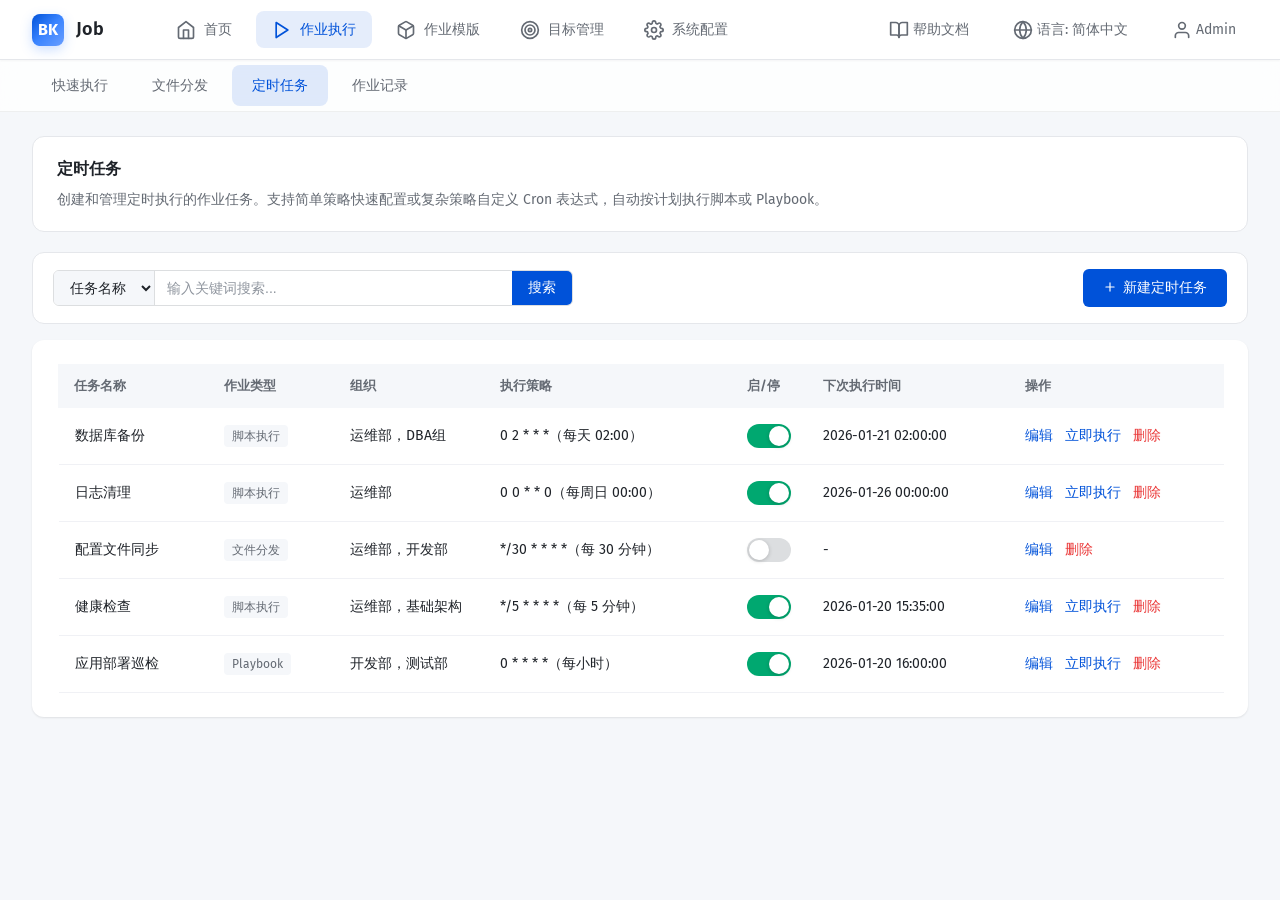
<file: projects/job-system/定时任务.html>
<!DOCTYPE html>
<html lang="zh-CN">
<head>
    <meta charset="UTF-8">
    <meta name="viewport" content="width=device-width, initial-scale=1.0">
    <title>定时任务 - Job</title>
    <style>
        * { margin: 0; padding: 0; box-sizing: border-box; }
        body {
            font-family: 'Fira Sans', 'Fira Sans', -apple-system, BlinkMacSystemFont, 'PingFang SC', 'Microsoft YaHei', sans-serif;
            background: #f5f7fa;
            color: #1f2329;
            line-height: 1.5;
        }
        .top-header {
            background: #fff;
            height: 60px;
            border-bottom: 1px solid #e5e7eb;
            box-shadow: 0 1px 2px rgba(0,0,0,0.04);
            display: flex;
            align-items: center;
            justify-content: space-between;
            padding: 0 32px;
            position: sticky;
            top: 0;
            z-index: 100;
        }
        .header-left { display: flex; align-items: center; gap: 8px; }
        .logo { display: flex; align-items: center; gap: 12px; font-weight: 600; font-size: 18px; }
        .logo-icon {
            width: 32px;
            height: 32px;
            background: linear-gradient(135deg, #0052d9 0%, #3a84ff 50%, #699eff 100%);
            border-radius: 8px;
            display: flex;
            align-items: center;
            justify-content: center;
            color: white;
            font-size: 16px;
            font-weight: bold;
            box-shadow: 0 4px 12px rgba(58, 132, 255, 0.25);
        }
        .header-nav { display: flex; gap: 8px; margin-left: 48px; }
        .nav-item {
            display: flex;
            align-items: center;
            gap: 8px;
            color: #646a73;
            cursor: pointer;
            font-size: 14px;
            padding: 8px 16px;
            border-radius: 8px;
            transition: all 0.3s;
            font-weight: 500;
        }
        .nav-item:hover { color: #0052d9; background: rgba(0, 82, 217, 0.06); }
        .nav-item.active { color: #0052d9; background: rgba(0, 82, 217, 0.1); }
        .header-right { display: flex; align-items: center; gap: 20px; color: #646a73; font-size: 14px; }
        .header-right > span { cursor: pointer; padding: 6px 12px; border-radius: 6px; transition: all 0.3s; }
        .header-right > span:hover { background: rgba(0, 0, 0, 0.04); color: #0052d9; }
        .sub-header {
            background: rgba(255, 255, 255, 0.8);
            backdrop-filter: blur(10px);
            height: 52px;
            border-bottom: 1px solid rgba(0, 0, 0, 0.06);
            display: flex;
            align-items: center;
            padding: 0 32px;
        }
        .sub-nav { display: flex; gap: 4px; }
        .sub-nav-item {
            padding: 10px 20px;
            cursor: pointer;
            font-size: 14px;
            color: #646a73;
            border-radius: 8px;
            transition: all 0.3s;
            font-weight: 500;
        }
        .sub-nav-item:hover { color: #0052d9; background: rgba(0, 82, 217, 0.06); }
        .sub-nav-item.active { color: #0052d9; background: rgba(0, 82, 217, 0.12); }
        .main-container { padding: 24px 32px; max-width: 1600px; margin: 0 auto; }
        .page-header {
            display: flex;
            align-items: center;
            justify-content: space-between;
            margin-bottom: 24px;
        }
        .page-title { font-size: 20px; font-weight: 600; color: #1f2329; }
        .btn {
            padding: 10px 20px;
            border-radius: 6px;
            font-size: 14px;
            font-weight: 500;
            cursor: pointer;
            transition: all 0.3s;
            border: none;
        }
        .btn-primary { background: #0052d9; color: white; }
        .btn-primary:hover { background: #0041ad; }
        .content-card {
            background: white;
            border-radius: 12px;
            padding: 24px;
            box-shadow: 0 1px 3px rgba(0,0,0,0.04), 0 1px 2px rgba(0,0,0,0.06);
        }
        table { width: 100%; border-collapse: collapse; }
        thead { background: #f5f7fa; }
        th {
            padding: 12px 16px;
            text-align: left;
            font-size: 13px;
            font-weight: 600;
            color: #646a73;
        }
        tbody tr { border-bottom: 1px solid #f0f1f5; transition: all 0.2s; }
        tbody tr:hover { background: #f9fafb; }
        td { padding: 16px; font-size: 14px; color: #1f2329; }
        td.nowrap { white-space: nowrap; }
        .org-cell { white-space: nowrap; }
        /* 状态开关 */
        .status-toggle {
            width: 44px;
            height: 24px;
            background: #dcdee0;
            border-radius: 12px;
            cursor: pointer;
            position: relative;
            transition: all 0.3s;
        }
        .status-toggle.active { background: #00a870; }
        .status-toggle-slider {
            width: 20px;
            height: 20px;
            background: #fff;
            border-radius: 50%;
            position: absolute;
            top: 2px;
            left: 2px;
            transition: all 0.3s;
            box-shadow: 0 1px 4px rgba(0,0,0,0.2);
        }
        .status-toggle.active .status-toggle-slider { left: 22px; }
        .action-links { display: flex; gap: 12px; }
        .action-link {
            color: #0052d9;
            cursor: pointer;
            transition: all 0.2s;
            text-decoration: none;
        }
        .action-link:hover { color: #0041ad; }
        .action-link.danger { color: #ea3636; }
        .action-link.danger:hover { color: #c72929; }
        .job-type-badge {
            padding: 4px 8px;
            border-radius: 4px;
            font-size: 12px;
            background: #f5f7fa;
            color: #646a73;
        }
        /* 页面介绍区 */
        .page-intro { background: white; border-radius: 12px; padding: 20px 24px; margin-bottom: 20px; border: 1px solid #e5e7eb; }
        .intro-title { font-size: 16px; font-weight: 600; color: #1f2329; margin-bottom: 8px; }
        .intro-desc { font-size: 14px; color: #646a73; line-height: 1.6; margin: 0; }
        /* 筛选栏 */
        .filter-bar {
            background: white;
            border-radius: 12px;
            padding: 16px 20px;
            margin-bottom: 16px;
            border: 1px solid #e5e7eb;
            display: flex;
            align-items: center;
            justify-content: space-between;
            gap: 12px;
        }
        /* 组合搜索组件 */
        .search-group {
            display: flex;
            border: 1px solid #dcdee0;
            border-radius: 6px;
            overflow: hidden;
            background: white;
            transition: all 0.3s;
            flex: 1;
            max-width: 520px;
        }
        .search-group:hover { border-color: rgba(0, 82, 217, 0.3); }
        .search-group:focus-within { border-color: #0052d9; box-shadow: 0 0 0 3px rgba(0, 82, 217, 0.1); }
        .search-select {
            padding: 8px 12px;
            border: none;
            border-right: 1px solid #dcdee0;
            font-size: 14px;
            outline: none;
            background: #f5f7fa;
            cursor: pointer;
            min-width: 90px;
            color: #1f2329;
        }
        .search-select:hover { background: #eef0f3; }
        .search-input-field {
            padding: 8px 12px;
            border: none;
            font-size: 14px;
            outline: none;
            flex: 1;
            min-width: 200px;
            background: white;
        }
        .search-input-field::placeholder { color: #8f959e; }
        .search-btn {
            padding: 8px 16px;
            background: #0052d9;
            color: white;
            border: none;
            font-size: 14px;
            cursor: pointer;
            transition: background 0.2s;
        }
        .search-btn:hover { background: #0041ad; }
    
        /* ===== UI/UX ENHANCEMENTS ===== */
        
        /* Focus states for accessibility */
        a:focus-visible, button:focus-visible, input:focus-visible, 
        select:focus-visible, textarea:focus-visible, 
        [tabindex]:focus-visible, .nav-item:focus-visible,
        .sub-nav-item:focus-visible {
            outline: 2px solid #0052d9;
            outline-offset: 2px;
        }

        /* Enhanced table row hover */
        tbody tr {
            border-left: 3px solid transparent;
        }
        tbody tr:hover {
            background: #f0f5ff !important;
            border-left: 3px solid #0052d9;
        }

        /* Inline SVG icon alignment */
        .nav-item svg, .sub-nav-item svg, .header-right svg {
            vertical-align: middle;
            flex-shrink: 0;
        }

        /* Reduced motion */
        @media (prefers-reduced-motion: reduce) {
            *, *::before, *::after {
                animation-duration: 0.01ms !important;
                transition-duration: 0.01ms !important;
            }
        }

    
        /* Table responsive wrapper */
        .table-responsive {
            overflow-x: auto;
            -webkit-overflow-scrolling: touch;
        }
        .table-responsive table {
            min-width: 100%;
        }

    </style>
    <link href="https://fonts.googleapis.com/css2?family=Fira+Code:wght@400;500;600;700&family=Fira+Sans:wght@300;400;500;600;700&display=swap" rel="stylesheet">
</head>
<body>
    <div class="top-header">
        <div class="header-left">
            <div class="logo">
                <div class="logo-icon">BK</div>
                <span>Job</span>
            </div>
            <nav class="header-nav">
                <div class="nav-item" onclick="location.href='首页.html'"><span style="display:inline-flex;align-items:center;"><svg xmlns="http://www.w3.org/2000/svg" width="20" height="20" viewBox="0 0 24 24" fill="none" stroke="currentColor" stroke-width="2" stroke-linecap="round" stroke-linejoin="round"><path d="M3 9l9-7 9 7v11a2 2 0 0 1-2 2H5a2 2 0 0 1-2-2z"/><polyline points="9 22 9 12 15 12 15 22"/></svg></span><span>首页</span></div>
                <div class="nav-item active" onclick="location.href='快速执行.html'"><span style="display:inline-flex;align-items:center;"><svg xmlns="http://www.w3.org/2000/svg" width="20" height="20" viewBox="0 0 24 24" fill="none" stroke="currentColor" stroke-width="2" stroke-linecap="round" stroke-linejoin="round"><polygon points="5 3 19 12 5 21 5 3"/></svg></span><span>作业执行</span></div>
                <div class="nav-item" onclick="location.href='脚本库.html'"><span style="display:inline-flex;align-items:center;"><svg xmlns="http://www.w3.org/2000/svg" width="20" height="20" viewBox="0 0 24 24" fill="none" stroke="currentColor" stroke-width="2" stroke-linecap="round" stroke-linejoin="round"><path d="M21 16V8a2 2 0 0 0-1-1.73l-7-4a2 2 0 0 0-2 0l-7 4A2 2 0 0 0 3 8v8a2 2 0 0 0 1 1.73l7 4a2 2 0 0 0 2 0l7-4A2 2 0 0 0 21 16z"/><polyline points="3.27 6.96 12 12.01 20.73 6.96"/><line x1="12" y1="22.08" x2="12" y2="12"/></svg></span><span>作业模版</span></div>
                <div class="nav-item" onclick="location.href='目标管理.html'"><span style="display:inline-flex;align-items:center;"><svg xmlns="http://www.w3.org/2000/svg" width="20" height="20" viewBox="0 0 24 24" fill="none" stroke="currentColor" stroke-width="2" stroke-linecap="round" stroke-linejoin="round"><circle cx="12" cy="12" r="10"/><circle cx="12" cy="12" r="6"/><circle cx="12" cy="12" r="2"/></svg></span><span>目标管理</span></div>
                <div class="nav-item" onclick="location.href='高危命令配置.html'"><span style="display:inline-flex;align-items:center;"><svg xmlns="http://www.w3.org/2000/svg" width="20" height="20" viewBox="0 0 24 24" fill="none" stroke="currentColor" stroke-width="2" stroke-linecap="round" stroke-linejoin="round"><circle cx="12" cy="12" r="3"/><path d="M19.4 15a1.65 1.65 0 0 0 .33 1.82l.06.06a2 2 0 0 1 0 2.83 2 2 0 0 1-2.83 0l-.06-.06a1.65 1.65 0 0 0-1.82-.33 1.65 1.65 0 0 0-1 1.51V21a2 2 0 0 1-2 2 2 2 0 0 1-2-2v-.09A1.65 1.65 0 0 0 9 19.4a1.65 1.65 0 0 0-1.82.33l-.06.06a2 2 0 0 1-2.83 0 2 2 0 0 1 0-2.83l.06-.06A1.65 1.65 0 0 0 4.68 15a1.65 1.65 0 0 0-1.51-1H3a2 2 0 0 1-2-2 2 2 0 0 1 2-2h.09A1.65 1.65 0 0 0 4.6 9a1.65 1.65 0 0 0-.33-1.82l-.06-.06a2 2 0 0 1 0-2.83 2 2 0 0 1 2.83 0l.06.06A1.65 1.65 0 0 0 9 4.68a1.65 1.65 0 0 0 1-1.51V3a2 2 0 0 1 2-2 2 2 0 0 1 2 2v.09a1.65 1.65 0 0 0 1 1.51 1.65 1.65 0 0 0 1.82-.33l.06-.06a2 2 0 0 1 2.83 0 2 2 0 0 1 0 2.83l-.06.06A1.65 1.65 0 0 0 19.4 9a1.65 1.65 0 0 0 1.51 1H21a2 2 0 0 1 2 2 2 2 0 0 1-2 2h-.09a1.65 1.65 0 0 0-1.51 1z"/></svg></span><span>系统配置</span></div>
            </nav>
        </div>
        <div class="header-right">
            <span><svg xmlns="http://www.w3.org/2000/svg" width="20" height="20" viewBox="0 0 24 24" fill="none" stroke="currentColor" stroke-width="2" stroke-linecap="round" stroke-linejoin="round"><path d="M2 3h6a4 4 0 0 1 4 4v14a3 3 0 0 0-3-3H2z"/><path d="M22 3h-6a4 4 0 0 0-4 4v14a3 3 0 0 1 3-3h7z"/></svg> 帮助文档</span>
            <span><svg xmlns="http://www.w3.org/2000/svg" width="20" height="20" viewBox="0 0 24 24" fill="none" stroke="currentColor" stroke-width="2" stroke-linecap="round" stroke-linejoin="round"><circle cx="12" cy="12" r="10"/><line x1="2" y1="12" x2="22" y2="12"/><path d="M12 2a15.3 15.3 0 0 1 4 10 15.3 15.3 0 0 1-4 10 15.3 15.3 0 0 1-4-10 15.3 15.3 0 0 1 4-10z"/></svg> 语言: 简体中文</span>
            <span><svg xmlns="http://www.w3.org/2000/svg" width="20" height="20" viewBox="0 0 24 24" fill="none" stroke="currentColor" stroke-width="2" stroke-linecap="round" stroke-linejoin="round"><path d="M20 21v-2a4 4 0 0 0-4-4H8a4 4 0 0 0-4 4v2"/><circle cx="12" cy="7" r="4"/></svg> Admin</span>
        </div>
    </div>

    <div class="sub-header">
        <nav class="sub-nav">
            <div class="sub-nav-item" onclick="location.href='快速执行.html'">快速执行</div>
            <div class="sub-nav-item" onclick="location.href='文件分发.html'">文件分发</div>
            <div class="sub-nav-item active">定时任务</div>
            <div class="sub-nav-item" onclick="location.href='作业记录.html'">作业记录</div>
        </nav>
    </div>

    <div class="main-container">
        <div class="page-intro">
            <h2 class="intro-title">定时任务</h2>
            <p class="intro-desc">创建和管理定时执行的作业任务。支持简单策略快速配置或复杂策略自定义 Cron 表达式，自动按计划执行脚本或 Playbook。</p>
        </div>

        <div class="filter-bar">
            <div class="search-group">
                <select class="search-select" id="searchType">
                    <option value="name">任务名称</option>
                    <option value="type">作业类型</option>
                    <option value="org">组织</option>
                    <option value="strategy">执行策略</option>
                    <option value="status">状态</option>
                <input type="text" class="search-input-field" id="searchInput" placeholder="输入关键词搜索..." />
                <button class="search-btn">搜索</button>
            </div>
            <button class="btn btn-primary" onclick="location.href='定时任务-新建.html'"><svg xmlns="http://www.w3.org/2000/svg" width="14" height="14" viewBox="0 0 24 24" fill="none" stroke="currentColor" stroke-width="2" stroke-linecap="round" stroke-linejoin="round" style="vertical-align: -2px; margin-right: 2px;"><line x1="12" y1="5" x2="12" y2="19"/><line x1="5" y1="12" x2="19" y2="12"/></svg> 新建定时任务</button>
        </div>

        <div class="content-card">
            <table>
                <thead>
                    <tr>
                        <th>任务名称</th>
                        <th>作业类型</th>
                        <th style="width: 150px;">组织</th>
                        <th>执行策略</th>
                        <th style="width: 70px; white-space: nowrap;">启/停</th>
                        <th>下次执行时间</th>
                        <th>操作</th>
                    </tr>
                </thead>
                <tbody id="taskTableBody">
                </tbody>
            </table>
        </div>
    </div>

    <script>
        // 组织列表（平台权限体系）
        const orgList = [
            { id: 1, name: '运维部', color: '#0052d9' },
            { id: 2, name: '开发部', color: '#00a870' },
            { id: 3, name: '测试部', color: '#ff9800' },
            { id: 4, name: '安全部', color: '#ea3636' },
            { id: 5, name: 'DBA组', color: '#7c3aed' },
            { id: 6, name: '基础架构', color: '#0891b2' }
        ];

        // 定时任务数据
        let taskData = [
            { id: 1, name: '数据库备份', orgIds: [1, 5], type: '脚本执行', strategy: '0 2 * * *（每天 02:00）', active: true, nextRun: '2026-01-21 02:00:00' },
            { id: 2, name: '日志清理', orgIds: [1], type: '脚本执行', strategy: '0 0 * * 0（每周日 00:00）', active: true, nextRun: '2026-01-26 00:00:00' },
            { id: 3, name: '配置文件同步', orgIds: [1, 2], type: '文件分发', strategy: '*/30 * * * *（每 30 分钟）', active: false, nextRun: '-' },
            { id: 4, name: '健康检查', orgIds: [1, 6], type: '脚本执行', strategy: '*/5 * * * *（每 5 分钟）', active: true, nextRun: '2026-01-20 15:35:00' },
            { id: 5, name: '应用部署巡检', orgIds: [2, 3], type: 'Playbook', strategy: '0 * * * *（每小时）', active: true, nextRun: '2026-01-20 16:00:00' }
        ];

        // 渲染组织文本（逗号分隔）
        function renderOrgText(orgIds) {
            if (!orgIds || orgIds.length === 0) return '-';
            return orgIds.map(id => {
                const org = orgList.find(o => o.id === id);
                return org ? org.name : '';
            }).filter(n => n).join('，');
        }

        // 渲染任务列表
        function renderTaskList(data) {
            const list = data || taskData;
            const tbody = document.getElementById('taskTableBody');
            tbody.innerHTML = list.map(task => `
                <tr data-id="${task.id}">
                    <td>${task.name}</td>
                    <td><span class="job-type-badge">${task.type}</span></td>
                    <td class="org-cell">${renderOrgText(task.orgIds)}</td>
                    <td>${task.strategy}</td>
                    <td><div class="status-toggle ${task.active ? 'active' : ''}" onclick="toggleTaskStatus(${task.id})"><div class="status-toggle-slider"></div></div></td>
                    <td>${task.active ? task.nextRun : '-'}</td>
                    <td>
                        <div class="action-links">
                            <a class="action-link" href="定时任务-新建.html">编辑</a>
                            ${task.active ? '<a class="action-link" href="#">立即执行</a>' : ''}
                            <a class="action-link danger" href="#">删除</a>
                        </div>
                    </td>
                </tr>
            `).join('');
        }

        // 搜索过滤
        function filterTaskList() {
            const field = document.getElementById('searchType').value;
            const keyword = document.getElementById('searchInput').value.trim().toLowerCase();
            
            if (!keyword) {
                renderTaskList();
                return;
            }
            
            const filtered = taskData.filter(task => {
                switch (field) {
                    case 'name':
                        return task.name.toLowerCase().includes(keyword);
                    case 'type':
                        return task.type.toLowerCase().includes(keyword);
                    case 'org':
                        return renderOrgText(task.orgIds).toLowerCase().includes(keyword);
                    case 'strategy':
                        return task.strategy.toLowerCase().includes(keyword);
                    case 'status':
                        const statusText = task.active ? '启用' : '停用';
                        return statusText.includes(keyword);
                    default:
                        return true;
                }
            });
            
            renderTaskList(filtered);
        }

        // 切换任务状态
        function toggleTaskStatus(id) {
            const task = taskData.find(t => t.id === id);
            if (task) {
                task.active = !task.active;
                renderTaskList();
            }
        }

        // 页面加载时渲染列表
        document.addEventListener('DOMContentLoaded', () => {
            renderTaskList();
            // 搜索事件
            document.getElementById('searchInput').addEventListener('input', filterTaskList);
            document.querySelector('.search-btn').addEventListener('click', filterTaskList);
        });

        console.log('定时任务页面加载完成');
    </script>
</body>
</html>
</file>
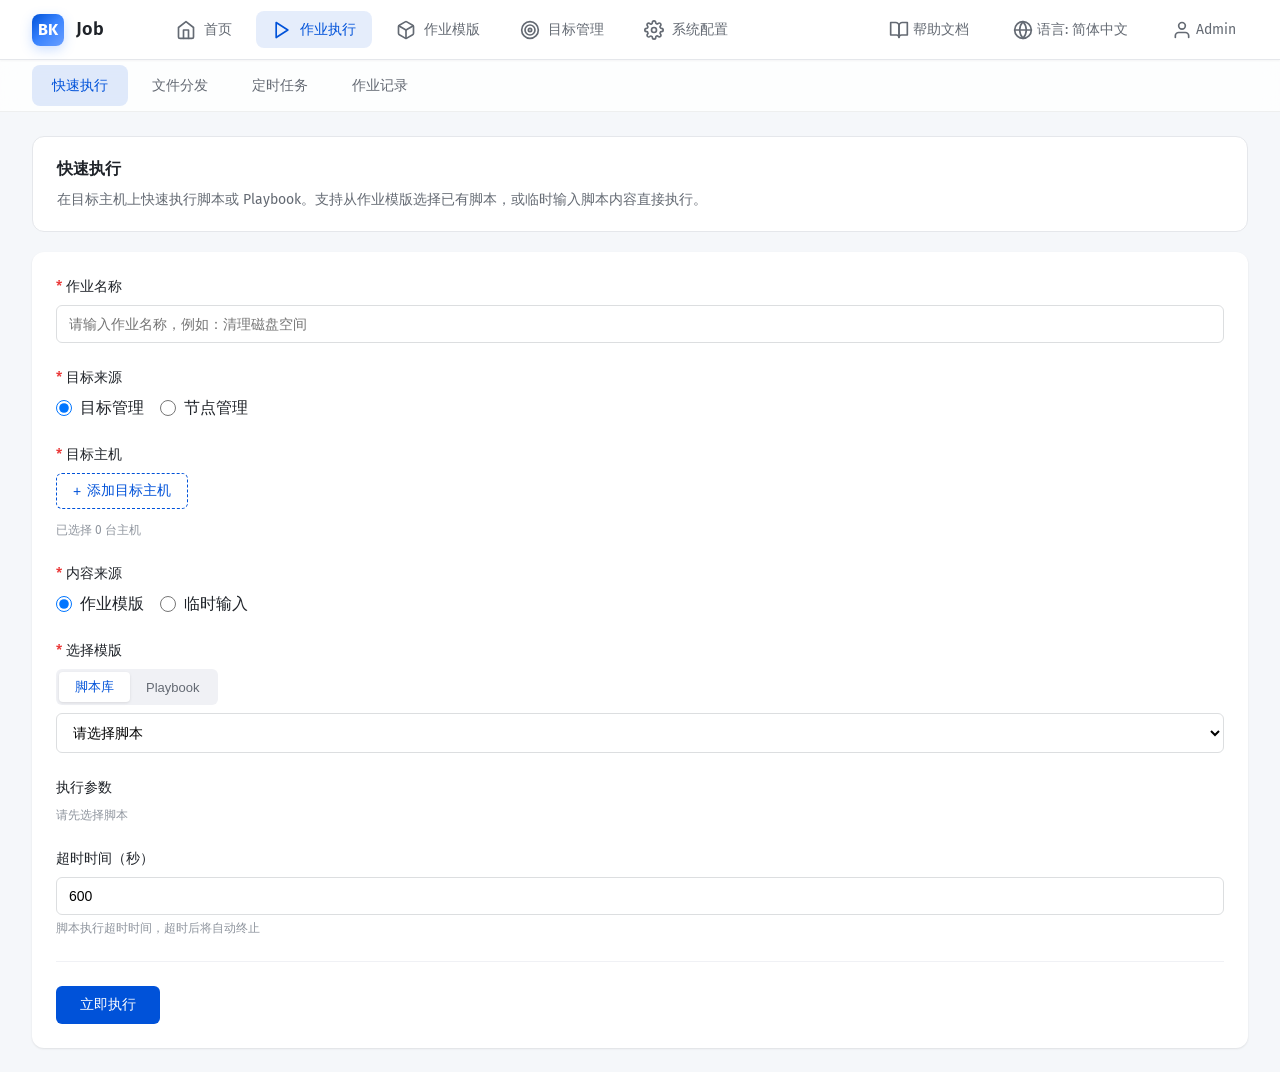
<file: projects/job-system/快速执行.html>
<!DOCTYPE html>
<html lang="zh-CN">
<head>
    <meta charset="UTF-8">
    <meta name="viewport" content="width=device-width, initial-scale=1.0">
    <title>快速执行 - Job</title>
    <style>
        * {
            margin: 0;
            padding: 0;
            box-sizing: border-box;
        }

        body {
            font-family: 'Fira Sans', 'Fira Sans', -apple-system, BlinkMacSystemFont, 'PingFang SC', 'Microsoft YaHei', sans-serif;
            background: #f5f7fa;
            color: #1f2329;
            line-height: 1.5;
        }

        /* 顶部导航栏 */
        .top-header {
            background: #fff;
            height: 60px;
            border-bottom: 1px solid #e5e7eb;
            box-shadow: 0 1px 2px rgba(0,0,0,0.04);
            display: flex;
            align-items: center;
            justify-content: space-between;
            padding: 0 32px;
            position: sticky;
            top: 0;
            z-index: 100;
        }

        .header-left {
            display: flex;
            align-items: center;
            gap: 8px;
        }

        .logo {
            display: flex;
            align-items: center;
            gap: 12px;
            font-weight: 600;
            font-size: 18px;
        }

        .logo-icon {
            width: 32px;
            height: 32px;
            background: linear-gradient(135deg, #0052d9 0%, #3a84ff 50%, #699eff 100%);
            border-radius: 8px;
            display: flex;
            align-items: center;
            justify-content: center;
            color: white;
            font-size: 16px;
            font-weight: bold;
            box-shadow: 0 4px 12px rgba(58, 132, 255, 0.25);
        }

        .header-nav {
            display: flex;
            gap: 8px;
            margin-left: 48px;
        }

        .nav-item {
            display: flex;
            align-items: center;
            gap: 8px;
            color: #646a73;
            cursor: pointer;
            font-size: 14px;
            padding: 8px 16px;
            border-radius: 8px;
            transition: all 0.3s cubic-bezier(0.4, 0, 0.2, 1);
            font-weight: 500;
        }

        .nav-item:hover {
            color: #0052d9;
            background: rgba(0, 82, 217, 0.06);
        }

        .nav-item.active {
            color: #0052d9;
            background: rgba(0, 82, 217, 0.1);
        }

        .header-right {
            display: flex;
            align-items: center;
            gap: 20px;
            color: #646a73;
            font-size: 14px;
        }

        .header-right > span {
            cursor: pointer;
            padding: 6px 12px;
            border-radius: 6px;
            transition: all 0.3s;
        }

        .header-right > span:hover {
            background: rgba(0, 0, 0, 0.04);
            color: #0052d9;
        }

        /* 二级导航 */
        .sub-header {
            background: rgba(255, 255, 255, 0.8);
            backdrop-filter: blur(10px);
            height: 52px;
            border-bottom: 1px solid rgba(0, 0, 0, 0.06);
            display: flex;
            align-items: center;
            padding: 0 32px;
        }

        .sub-nav {
            display: flex;
            gap: 4px;
        }

        .sub-nav-item {
            padding: 10px 20px;
            cursor: pointer;
            font-size: 14px;
            color: #646a73;
            border-radius: 8px;
            transition: all 0.3s cubic-bezier(0.4, 0, 0.2, 1);
            font-weight: 500;
        }

        .sub-nav-item:hover {
            color: #0052d9;
            background: rgba(0, 82, 217, 0.06);
        }

        .sub-nav-item.active {
            color: #0052d9;
            background: rgba(0, 82, 217, 0.12);
        }

        /* 主内容区 */
        .main-container {
            padding: 24px 32px;
            max-width: 1400px;
            margin: 0 auto;
        }

        .page-header {
            margin-bottom: 24px;
            display: flex;
            align-items: center;
            gap: 12px;
        }

        /* 页面介绍区 */
        .page-intro { background: white; border-radius: 12px; padding: 20px 24px; margin-bottom: 20px; border: 1px solid #e5e7eb; }
        .intro-title { font-size: 16px; font-weight: 600; color: #1f2329; margin-bottom: 8px; }
        .intro-desc { font-size: 14px; color: #646a73; line-height: 1.6; margin: 0; }

        .back-btn {
            width: 32px;
            height: 32px;
            border: 1px solid #dcdee0;
            border-radius: 6px;
            display: flex;
            align-items: center;
            justify-content: center;
            cursor: pointer;
            transition: all 0.3s;
            background: white;
        }

        .back-btn:hover {
            border-color: #0052d9;
            color: #0052d9;
        }

        .page-title {
            font-size: 20px;
            font-weight: 600;
            color: #1f2329;
        }

        /* 表单布局 */
        .form-layout {
            display: flex;
            justify-content: center;
            gap: 24px;
        }

        .form-main {
            background: white;
            border-radius: 12px;
            padding: 24px;
            box-shadow: 0 1px 3px rgba(0,0,0,0.04), 0 1px 2px rgba(0,0,0,0.06);
            width: 100%;
        }

        .form-side {
            background: #fff9e6;
            border: 1px solid #ffe6cc;
            border-radius: 12px;
            padding: 20px;
            height: fit-content;
        }

        .form-group {
            margin-bottom: 24px;
        }

        .form-label {
            display: flex;
            align-items: center;
            gap: 4px;
            font-size: 14px;
            font-weight: 500;
            color: #1f2329;
            margin-bottom: 8px;
        }

        .required {
            color: #ea3636;
        }

        .form-input {
            width: 100%;
            padding: 10px 12px;
            border: 1px solid #dcdee0;
            border-radius: 6px;
            font-size: 14px;
            transition: all 0.3s;
        }

        .form-input:focus {
            outline: none;
            border-color: #0052d9;
            box-shadow: 0 0 0 3px rgba(0, 82, 217, 0.1);
        }

        .radio-group {
            display: flex;
            gap: 16px;
        }

        .radio-item {
            display: flex;
            align-items: center;
            gap: 8px;
            cursor: pointer;
        }

        .radio-item input[type="radio"] {
            width: 16px;
            height: 16px;
            cursor: pointer;
        }

        .form-select {
            width: 100%;
            padding: 10px 12px;
            border: 1px solid #dcdee0;
            border-radius: 6px;
            font-size: 14px;
            background: white;
            cursor: pointer;
        }

        .code-editor {
            width: 100%;
            min-height: 320px;
            padding: 16px;
            border: none;
            border-radius: 0;
            font-family: 'Fira Code', 'Fira Code', 'Monaco', 'Menlo', monospace;
            font-size: 13px;
            line-height: 1.7;
            resize: vertical;
            background: #1e1e1e;
            color: #d4d4d4;
            outline: none;
        }

        /* 脚本编辑器 - 带 Tab 切换 */
        .script-editor-wrapper { border: 1px solid #3a3f4b; border-radius: 8px; overflow: hidden; }
        .script-editor-header { display: flex; align-items: center; justify-content: space-between; background: #2d2d2d; padding: 0 12px; border-bottom: 1px solid #3a3f4b; }
        .script-tabs { display: flex; gap: 0; }
        .script-tab { padding: 10px 20px; font-size: 13px; color: #8f959e; cursor: pointer; border-bottom: 2px solid transparent; transition: all 0.2s; background: transparent; border: none; }
        .script-tab:hover { color: #c4c6cc; }
        .script-tab.active { color: #fff; border-bottom-color: #0052d9; background: #1e1e1e; }
        .script-editor-actions { display: flex; gap: 12px; }
        .script-editor-action { color: #8f959e; cursor: pointer; font-size: 14px; padding: 6px; border-radius: 4px; transition: all 0.2s; }
        .script-editor-action:hover { color: #fff; background: rgba(255,255,255,0.1); }

        /* Segmented Control - 胶囊切换器 */
        .segmented-control {
            display: inline-flex;
            background: #f0f1f5;
            border-radius: 6px;
            padding: 3px;
        }
        .segment {
            padding: 6px 16px;
            font-size: 13px;
            color: #646a73;
            background: transparent;
            border: none;
            border-radius: 4px;
            cursor: pointer;
            transition: all 0.2s;
            font-weight: 500;
        }
        .segment:hover {
            color: #1f2329;
        }
        .segment.active {
            background: #fff;
            color: #0052d9;
            box-shadow: 0 1px 3px rgba(0,0,0,0.1);
        }
        .segment.disabled {
            opacity: 0.5;
            cursor: not-allowed;
            pointer-events: none;
        }
        .playbook-disabled-tip {
            display: inline-flex;
            align-items: center;
            margin-left: 8px;
            cursor: help;
            position: relative;
        }
        .playbook-disabled-tip::after {
            content: attr(data-tooltip);
            position: absolute;
            bottom: calc(100% + 8px);
            left: 50%;
            transform: translateX(-50%);
            background: #1f2329;
            color: #fff;
            padding: 8px 12px;
            border-radius: 4px;
            font-size: 12px;
            white-space: nowrap;
            opacity: 0;
            visibility: hidden;
            transition: opacity 0.2s, visibility 0.2s;
            z-index: 1000;
            pointer-events: none;
        }
        .playbook-disabled-tip::before {
            content: '';
            position: absolute;
            bottom: calc(100% + 2px);
            left: 50%;
            transform: translateX(-50%);
            border: 6px solid transparent;
            border-top-color: #1f2329;
            opacity: 0;
            visibility: hidden;
            transition: opacity 0.2s, visibility 0.2s;
            z-index: 1000;
        }
        .playbook-disabled-tip:hover::after,
        .playbook-disabled-tip:hover::before {
            opacity: 1;
            visibility: visible;
        }
        .playbook-disabled-tip.hidden {
            display: none;
        }

        .host-selector {
            border: 1px solid #dcdee0;
            border-radius: 6px;
            padding: 12px;
            max-height: 320px;
            overflow-y: auto;
        }

        /* 新增：主机选择工具条 */
        .host-toolbar {
            display: flex;
            align-items: center;
            gap: 12px;
            margin-bottom: 12px;
        }
        .host-search {
            flex: 1;
            position: relative;
        }
        .host-search input {
            width: 100%;
            padding: 8px 12px;
            border: 1px solid #dcdee0;
            border-radius: 6px;
            font-size: 14px;
        }
        .host-search input:focus {
            outline: none;
            border-color: #0052d9;
            box-shadow: 0 0 0 3px rgba(0, 82, 217, 0.1);
        }
        .host-toolbar .btn-mini {
            padding: 8px 12px;
            border-radius: 6px;
            border: 1px solid #dcdee0;
            background: #fff;
            color: #646a73;
            cursor: pointer;
            font-size: 13px;
        }
        .host-toolbar .btn-mini:hover {
            border-color: #0052d9;
            color: #0052d9;
        }

        /* 新增：脚本参数文本域样式 */
        .script-args {
            width: 100%;
            min-height: 64px;
            padding: 10px 12px;
            border: 1px solid #dcdee0;
            border-radius: 6px;
            font-size: 14px;
            line-height: 1.5;
            resize: vertical;
            background: #fff;
        }
        .script-args:focus {
            outline: none;
            border-color: #0052d9;
            box-shadow: 0 0 0 3px rgba(0, 82, 217, 0.1);
        }

        .host-item {
            display: flex;
            align-items: center;
            gap: 8px;
            padding: 8px;
            border-radius: 4px;
            cursor: pointer;
            transition: all 0.2s;
        }

        .host-item:hover {
            background: #f5f7fa;
        }

        .host-item input[type="checkbox"] {
            width: 16px;
            height: 16px;
            cursor: pointer;
        }

        .host-info {
            flex: 1;
        }

        .host-name {
            font-size: 14px;
            color: #1f2329;
            font-weight: 500;
        }

        .host-ip {
            font-size: 12px;
            color: #8f959e;
        }

        /* 操作按钮 */
        .action-footer {
            display: flex;
            gap: 12px;
            margin-top: 24px;
            padding-top: 24px;
            border-top: 1px solid #f0f1f5;
        }

        .btn {
            padding: 10px 24px;
            border-radius: 6px;
            font-size: 14px;
            font-weight: 500;
            cursor: pointer;
            transition: all 0.3s;
            border: none;
        }

        .btn-primary {
            background: #0052d9;
            color: white;
        }

        .btn-primary:hover {
            background: #0041ad;
        }

        .btn-default {
            background: white;
            color: #646a73;
            border: 1px solid #dcdee0;
        }

        .btn-default:hover {
            border-color: #0052d9;
            color: #0052d9;
        }

        /* 侧边提示 */
        .side-title {
            display: flex;
            align-items: center;
            gap: 8px;
            font-size: 14px;
            font-weight: 600;
            color: #ff9500;
            margin-bottom: 12px;
        }

        .side-content {
            font-size: 13px;
            color: #646a73;
            line-height: 1.8;
        }

        .side-content ul {
            margin-left: 16px;
            margin-top: 8px;
        }

        .side-content li {
            margin-bottom: 4px;
        }

        .form-tip {
            font-size: 12px;
            color: #8f959e;
            margin-top: 4px;
        }

        .hidden { 
            display: none !important; 
        }

        /* 添加按钮样式 */
        .btn-add {
            background: white;
            color: #0052d9;
            border: 1px dashed #0052d9;
            padding: 8px 16px;
            border-radius: 6px;
            font-size: 14px;
            cursor: pointer;
            transition: all 0.3s;
            display: inline-flex;
            align-items: center;
            gap: 6px;
        }

        .btn-add:hover {
            background: rgba(0, 82, 217, 0.06);
        }

        /* 参数项样式 */
        .param-item {
            display: flex;
            align-items: center;
            gap: 12px;
            margin-bottom: 12px;
            padding: 12px;
            background: #f5f7fa;
            border-radius: 6px;
        }

        .param-item input {
            flex: 1;
        }

        .param-remove {
            color: #ea3636;
            cursor: pointer;
            font-size: 16px;
            padding: 4px 8px;
        }

        .param-remove:hover {
            color: #c72929;
        }

        /* 模态框样式 */
        .modal {
            position: fixed;
            top: 0;
            left: 0;
            right: 0;
            bottom: 0;
            background: rgba(0, 0, 0, 0.7);
            display: flex;
            align-items: center;
            justify-content: center;
            z-index: 200;
        }

        .modal.hidden {
            display: none;
        }

        .modal-content {
            background: white;
            border-radius: 12px;
            overflow: hidden;
            width: 90%;
            max-width: 800px;
            box-shadow: 0 4px 12px rgba(0, 0, 0, 0.2);
        }

        .modal-header {
            padding: 16px;
            border-bottom: 1px solid #e5e7eb;
            display: flex;
            align-items: center;
            justify-content: space-between;
        }

        .modal-title {
            font-size: 18px;
            font-weight: 600;
            color: #1f2329;
        }

        .modal-close {
            cursor: pointer;
            font-size: 18px;
            color: #646a73;
            transition: color 0.3s;
        }

        .modal-close:hover {
            color: #0052d9;
        }

        .modal-body {
            padding: 16px;
            max-height: 60vh;
            overflow-y: auto;
        }

        .modal-footer {
            padding: 12px;
            display: flex;
            align-items: center;
            justify-content: flex-end;
            gap: 12px;  /* 增加按钮之间的间距 */
            border-top: 1px solid #e5e7eb;
        }

        /* 主机选择表格样式 */
        .host-table {
            width: 100%;
            border-collapse: collapse;
        }

        .host-table thead {
            background: #f5f7fa;
            position: sticky;
            top: 0;
            z-index: 1;
        }

        .host-table th {
            padding: 12px 16px;
            text-align: left;
            font-size: 13px;
            font-weight: 600;
            color: #646a73;
            border-bottom: 1px solid #e5e7eb;
        }

        .host-table th:first-child {
            width: 50px;
            text-align: center;
        }

        .host-table tbody tr {
            border-bottom: 1px solid #f0f1f5;
            transition: all 0.2s;
            cursor: pointer;
        }

        .host-table tbody tr:hover {
            background: #f9fafb;
        }

        .host-table tbody tr.selected {
            background: #e6f4ff;
        }

        .host-table td {
            padding: 12px 16px;
            font-size: 14px;
            color: #1f2329;
        }

        .host-table td:first-child {
            text-align: center;
        }

        .host-table input[type="checkbox"] {
            width: 16px;
            height: 16px;
            cursor: pointer;
        }

        .driver-badge {
            display: inline-block;
            padding: 2px 8px;
            border-radius: 4px;
            font-size: 12px;
            font-weight: 500;
        }

        .driver-badge.nats {
            background: #f0f9ff;
            color: #1677ff;
        }

        .driver-badge.ssh {
            background: #fff7e6;
            color: #d46b08;
        }

        .driver-badge.ansible {
            background: #f6ffed;
            color: #52c41a;
        }

        .os-badge {
            display: inline-block;
            padding: 2px 8px;
            border-radius: 4px;
            font-size: 12px;
            background: #f5f7fa;
            color: #646a73;
        }

        .host-table tbody tr.disabled {
            opacity: 0.5;
            cursor: not-allowed;
        }
        
        .host-table tbody tr.disabled:hover {
            background: transparent;
        }
        
        .driver-tip {
            margin-left: 6px;
            cursor: help;
        }

        .modal-body .host-selector {
            max-height: 400px;
            overflow-y: auto;
            padding: 0;
            border: 1px solid #e5e7eb;
            border-radius: 6px;
        }
    
        /* ===== UI/UX ENHANCEMENTS ===== */
        
        /* Focus states for accessibility */
        a:focus-visible, button:focus-visible, input:focus-visible, 
        select:focus-visible, textarea:focus-visible, 
        [tabindex]:focus-visible, .nav-item:focus-visible,
        .sub-nav-item:focus-visible {
            outline: 2px solid #0052d9;
            outline-offset: 2px;
        }

        /* Enhanced table row hover */
        tbody tr {
            border-left: 3px solid transparent;
        }
        tbody tr:hover {
            background: #f0f5ff !important;
            border-left: 3px solid #0052d9;
        }

        /* Inline SVG icon alignment */
        .nav-item svg, .sub-nav-item svg, .header-right svg {
            vertical-align: middle;
            flex-shrink: 0;
        }

        /* Reduced motion */
        @media (prefers-reduced-motion: reduce) {
            *, *::before, *::after {
                animation-duration: 0.01ms !important;
                transition-duration: 0.01ms !important;
            }
        }

    
        /* Table responsive wrapper */
        .table-responsive {
            overflow-x: auto;
            -webkit-overflow-scrolling: touch;
        }
        .table-responsive table {
            min-width: 100%;
        }

    </style>
    <link href="https://fonts.googleapis.com/css2?family=Fira+Code:wght@400;500;600;700&family=Fira+Sans:wght@300;400;500;600;700&display=swap" rel="stylesheet">
</head>
<body>
    <!-- 顶部导航栏 -->
    <div class="top-header">
        <div class="header-left">
            <div class="logo">
                <div class="logo-icon">BK</div>
                <span>Job</span>
            </div>
            <nav class="header-nav">
                <div class="nav-item" onclick="location.href='首页.html'"><span style="display:inline-flex;align-items:center;"><svg xmlns="http://www.w3.org/2000/svg" width="20" height="20" viewBox="0 0 24 24" fill="none" stroke="currentColor" stroke-width="2" stroke-linecap="round" stroke-linejoin="round"><path d="M3 9l9-7 9 7v11a2 2 0 0 1-2 2H5a2 2 0 0 1-2-2z"/><polyline points="9 22 9 12 15 12 15 22"/></svg></span><span>首页</span></div>
                <div class="nav-item active"><span style="display:inline-flex;align-items:center;"><svg xmlns="http://www.w3.org/2000/svg" width="20" height="20" viewBox="0 0 24 24" fill="none" stroke="currentColor" stroke-width="2" stroke-linecap="round" stroke-linejoin="round"><polygon points="5 3 19 12 5 21 5 3"/></svg></span><span>作业执行</span></div>
                <div class="nav-item" onclick="location.href='脚本库.html'"><span style="display:inline-flex;align-items:center;"><svg xmlns="http://www.w3.org/2000/svg" width="20" height="20" viewBox="0 0 24 24" fill="none" stroke="currentColor" stroke-width="2" stroke-linecap="round" stroke-linejoin="round"><path d="M21 16V8a2 2 0 0 0-1-1.73l-7-4a2 2 0 0 0-2 0l-7 4A2 2 0 0 0 3 8v8a2 2 0 0 0 1 1.73l7 4a2 2 0 0 0 2 0l7-4A2 2 0 0 0 21 16z"/><polyline points="3.27 6.96 12 12.01 20.73 6.96"/><line x1="12" y1="22.08" x2="12" y2="12"/></svg></span><span>作业模版</span></div>
                <div class="nav-item" onclick="location.href='目标管理.html'"><span style="display:inline-flex;align-items:center;"><svg xmlns="http://www.w3.org/2000/svg" width="20" height="20" viewBox="0 0 24 24" fill="none" stroke="currentColor" stroke-width="2" stroke-linecap="round" stroke-linejoin="round"><circle cx="12" cy="12" r="10"/><circle cx="12" cy="12" r="6"/><circle cx="12" cy="12" r="2"/></svg></span><span>目标管理</span></div>
                <div class="nav-item" onclick="location.href='高危命令配置.html'"><span style="display:inline-flex;align-items:center;"><svg xmlns="http://www.w3.org/2000/svg" width="20" height="20" viewBox="0 0 24 24" fill="none" stroke="currentColor" stroke-width="2" stroke-linecap="round" stroke-linejoin="round"><circle cx="12" cy="12" r="3"/><path d="M19.4 15a1.65 1.65 0 0 0 .33 1.82l.06.06a2 2 0 0 1 0 2.83 2 2 0 0 1-2.83 0l-.06-.06a1.65 1.65 0 0 0-1.82-.33 1.65 1.65 0 0 0-1 1.51V21a2 2 0 0 1-2 2 2 2 0 0 1-2-2v-.09A1.65 1.65 0 0 0 9 19.4a1.65 1.65 0 0 0-1.82.33l-.06.06a2 2 0 0 1-2.83 0 2 2 0 0 1 0-2.83l.06-.06A1.65 1.65 0 0 0 4.68 15a1.65 1.65 0 0 0-1.51-1H3a2 2 0 0 1-2-2 2 2 0 0 1 2-2h.09A1.65 1.65 0 0 0 4.6 9a1.65 1.65 0 0 0-.33-1.82l-.06-.06a2 2 0 0 1 0-2.83 2 2 0 0 1 2.83 0l.06.06A1.65 1.65 0 0 0 9 4.68a1.65 1.65 0 0 0 1-1.51V3a2 2 0 0 1 2-2 2 2 0 0 1 2 2v.09a1.65 1.65 0 0 0 1 1.51 1.65 1.65 0 0 0 1.82-.33l.06-.06a2 2 0 0 1 2.83 0 2 2 0 0 1 0 2.83l-.06.06A1.65 1.65 0 0 0 19.4 9a1.65 1.65 0 0 0 1.51 1H21a2 2 0 0 1 2 2 2 2 0 0 1-2 2h-.09a1.65 1.65 0 0 0-1.51 1z"/></svg></span><span>系统配置</span></div>
            </nav>
        </div>
        <div class="header-right">
            <span><svg xmlns="http://www.w3.org/2000/svg" width="20" height="20" viewBox="0 0 24 24" fill="none" stroke="currentColor" stroke-width="2" stroke-linecap="round" stroke-linejoin="round"><path d="M2 3h6a4 4 0 0 1 4 4v14a3 3 0 0 0-3-3H2z"/><path d="M22 3h-6a4 4 0 0 0-4 4v14a3 3 0 0 1 3-3h7z"/></svg> 帮助文档</span>
            <span><svg xmlns="http://www.w3.org/2000/svg" width="20" height="20" viewBox="0 0 24 24" fill="none" stroke="currentColor" stroke-width="2" stroke-linecap="round" stroke-linejoin="round"><circle cx="12" cy="12" r="10"/><line x1="2" y1="12" x2="22" y2="12"/><path d="M12 2a15.3 15.3 0 0 1 4 10 15.3 15.3 0 0 1-4 10 15.3 15.3 0 0 1-4-10 15.3 15.3 0 0 1 4-10z"/></svg> 语言: 简体中文</span>
            <span><svg xmlns="http://www.w3.org/2000/svg" width="20" height="20" viewBox="0 0 24 24" fill="none" stroke="currentColor" stroke-width="2" stroke-linecap="round" stroke-linejoin="round"><path d="M20 21v-2a4 4 0 0 0-4-4H8a4 4 0 0 0-4 4v2"/><circle cx="12" cy="7" r="4"/></svg> Admin</span>
        </div>
    </div>

    <div class="sub-header">
        <nav class="sub-nav">
            <div class="sub-nav-item active">快速执行</div>
            <div class="sub-nav-item" onclick="location.href='文件分发.html'">文件分发</div>
            <div class="sub-nav-item" onclick="location.href='定时任务.html'">定时任务</div>
            <div class="sub-nav-item" onclick="location.href='作业记录.html'">作业记录</div>
        </nav>
    </div>

    <!-- 主内容区域 -->
    <div class="main-container">
        <div class="page-intro">
            <h2 class="intro-title">快速执行</h2>
            <p class="intro-desc">在目标主机上快速执行脚本或 Playbook。支持从作业模版选择已有脚本，或临时输入脚本内容直接执行。</p>
        </div>

        <!-- 表单布局 -->
        <div class="form-layout">
            <!-- 左侧表单 -->
            <div class="form-main">
                <!-- 作业名称 -->
                <div class="form-group">
                    <label class="form-label">
                        <span class="required">*</span>
                        作业名称
                    </label>
                    <input type="text" class="form-input" placeholder="请输入作业名称，例如：清理磁盘空间" />
                </div>

                <!-- 目标来源 -->
                <div class="form-group">
                    <label class="form-label">
                        <span class="required">*</span>
                        目标来源
                    </label>
                    <div class="radio-group">
                        <label class="radio-item">
                            <input type="radio" name="target-source" value="target-management" checked onchange="handleTargetSourceChange()" />
                            <span>目标管理</span>
                        </label>
                        <label class="radio-item">
                            <input type="radio" name="target-source" value="node-management" onchange="handleTargetSourceChange()" />
                            <span>节点管理</span>
                        </label>
                    </div>
                </div>

                <!-- 目标主机 -->
                <div class="form-group">
                    <label class="form-label">
                        <span class="required">*</span>
                        目标主机
                    </label>
                    
                    <!-- 添加目标主机按钮 -->
                    <button type="button" class="btn-add" onclick="openHostSelector()">
                        <span>+</span>
                        <span>添加目标主机</span>
                    </button>
                    
                    <div class="form-tip" id="hostSelectedTip" style="margin-top: 12px;">已选择 0 台主机</div>
                </div>

                <!-- 作业内容 -->
                <div class="form-group">
                    <label class="form-label">
                        <span class="required">*</span>
                        内容来源
                    </label>
                    <div class="radio-group">
                        <label class="radio-item">
                            <input type="radio" name="script-source" value="library" checked />
                            <span>作业模版</span>
                        </label>
                        <label class="radio-item">
                            <input type="radio" name="script-source" value="temp" />
                            <span>临时输入</span>
                        </label>
                    </div>
                </div>

                <!-- 从脚本库选择 -->
                <div class="form-group" id="scriptSelectGroup">
                    <label class="form-label">
                        <span class="required">*</span>
                        选择模版
                    </label>
                    <div class="segmented-control">
                        <button type="button" class="segment active" data-type="script" onclick="switchTemplateType('script')">脚本库</button>
                        <button type="button" class="segment" data-type="playbook" id="playbookBtn" onclick="switchTemplateType('playbook')">Playbook</button>
                        <span class="playbook-disabled-tip hidden" id="playbookDisabledTip" data-tooltip="目标来源为节点管理的主机不支持执行 Playbook">
                            <svg xmlns="http://www.w3.org/2000/svg" width="16" height="16" viewBox="0 0 24 24" fill="none" stroke="#f59e0b" stroke-width="2" stroke-linecap="round" stroke-linejoin="round"><circle cx="12" cy="12" r="10"/><line x1="12" y1="8" x2="12" y2="12"/><line x1="12" y1="16" x2="12.01" y2="16"/></svg>
                        </span>
                    </div>
                    <select class="form-select" id="scriptSelect" style="margin-top: 8px;">
                        <option value="">请选择脚本</option>
                        <option value="1">清理磁盘空间.sh</option>
                        <option value="2">日志轮转.sh</option>
                        <option value="3">进程监控.py</option>
                        <option value="4">数据库备份.sh</option>
                    </select>
                    <select class="form-select hidden" id="playbookSelect" style="margin-top: 8px;">
                        <option value="">请选择 Playbook</option>
                        <option value="p1">deploy-nginx.yml</option>
                        <option value="p2">setup-docker.yml</option>
                        <option value="p3">configure-firewall.yml</option>
                    </select>
                </div>

                <!-- 临时输入脚本 -->
                <div class="form-group hidden" id="scriptContentGroup">
                    <label class="form-label">
                        <span class="required">*</span>
                        脚本内容
                    </label>
                    <div class="script-editor-wrapper">
                        <div class="script-editor-header">
                            <div class="script-tabs">
                                <button type="button" class="script-tab active" data-type="shell" onclick="switchScriptType('shell')">Shell</button>
                                <button type="button" class="script-tab" data-type="bat" onclick="switchScriptType('bat')">Bat</button>
                                <button type="button" class="script-tab" data-type="python" onclick="switchScriptType('python')">Python</button>
                                <button type="button" class="script-tab" data-type="powershell" onclick="switchScriptType('powershell')">Powershell</button>
                            </div>
                            <div class="script-editor-actions">
                                <span class="script-editor-action" title="上传"><svg xmlns="http://www.w3.org/2000/svg" width="16" height="16" viewBox="0 0 24 24" fill="none" stroke="currentColor" stroke-width="2" stroke-linecap="round" stroke-linejoin="round"><polyline points="16 16 12 12 8 16"/><line x1="12" y1="12" x2="12" y2="21"/><path d="M20.39 18.39A5 5 0 0 0 18 9h-1.26A8 8 0 1 0 3 16.3"/></svg></span>
                                <span class="script-editor-action" title="历史"><svg xmlns="http://www.w3.org/2000/svg" width="16" height="16" viewBox="0 0 24 24" fill="none" stroke="currentColor" stroke-width="2" stroke-linecap="round" stroke-linejoin="round"><circle cx="12" cy="12" r="10"/><polyline points="12 6 12 12 16 14"/></svg></span>
                                <span class="script-editor-action" title="全屏"><svg xmlns="http://www.w3.org/2000/svg" width="16" height="16" viewBox="0 0 24 24" fill="none" stroke="currentColor" stroke-width="2" stroke-linecap="round" stroke-linejoin="round"><polyline points="15 3 21 3 21 9"/><polyline points="9 21 3 21 3 15"/><line x1="21" y1="3" x2="14" y2="10"/><line x1="3" y1="21" x2="10" y2="14"/></svg></span>
                            </div>
                        </div>
                        <textarea class="code-editor" id="scriptContent">#!/bin/bash

###### 可在脚本执行成功的逻辑分支处调用，打印当时的时间戳及PID。
function job_success
{
    MSG="$*"
    echo " `eval $NOW` job_success:[$MSG]"
    exit 0
}

###### 可在脚本执行失败的逻辑分支处调用，打印当时的时间戳及PID。
function job_fail
{
    MSG="$*"
    echo " `eval $NOW` job_fail:[$MSG]"
    exit 1
}

job_start

###### 作业平台中执行脚本成功和失败的标准只取决于脚本最后一条执行语句的返回值
###### 如果返回值为0，则认为此脚本执行成功，如果非0，则认为脚本执行失败
###### 可在此处开始编写您的脚本逻辑代码

</textarea>
                    </div>
                </div>

                <!-- 脚本参数（替换原先动态参数列表） -->
                <div class="form-group">
                    <label class="form-label">执行参数</label>
                    <div id="scriptParamsContainer">
                        <div class="form-tip">请先选择模版</div>
                    </div>
                </div>

                <!-- 超时时间 -->
                <div class="form-group">
                    <label class="form-label">超时时间（秒）</label>
                    <input type="number" class="form-input" value="600" placeholder="默认 600 秒" />
                    <div class="form-tip">脚本执行超时时间，超时后将自动终止</div>
                </div>

                <!-- 操作按钮 -->
                <div class="action-footer">
                    <button class="btn btn-primary">立即执行</button>
                </div>
            </div>

            <!-- 右侧提示 (此部分将被删除) -->
        </div>
    </div>

    <!-- 主机选择弹窗（模态框） -->
    <div id="hostSelectorModal" class="modal hidden">
        <div class="modal-overlay" onclick="closeHostSelector()"></div>
        <div class="modal-content">
            <div class="modal-header">
                <h2>选择目标主机</h2>
                <span class="modal-close" onclick="closeHostSelector()">×</span>
            </div>
            <div class="modal-body">
                <!-- 工具条：搜索 + 全选 -->
                <div class="host-toolbar">
                    <div class="host-search">
                        <input id="hostSearch" type="text" placeholder="搜索主机名或IP，支持模糊匹配" />
                    </div>
                    <button type="button" class="btn-mini" onclick="selectAllFiltered(true)">全选当前</button>
                    <button type="button" class="btn-mini" onclick="selectAllFiltered(false)">取消全选</button>
                </div>

                <div class="host-selector">
                    <table class="host-table">
                        <thead>
                            <tr>
                                <th><input type="checkbox" id="selectAllCheckbox" onclick="toggleSelectAll(this)" /></th>
                                <th>目标名称</th>
                                <th>IP 地址</th>
                                <th>云区域</th>
                                <th>操作系统</th>
                                <th>当前驱动</th>
                            </tr>
                        </thead>
                        <tbody id="hostList">
                            <!-- 动态渲染主机列表 -->
                        </tbody>
                    </table>
                </div>
            </div>
            <div class="modal-footer">
                <button type="button" class="btn btn-default" onclick="closeHostSelector()">取消</button>
                <button type="button" class="btn btn-primary" onclick="confirmHostSelection()">确定</button>
            </div>
        </div>
    </div>

    <script>
        // --- 脚本类型切换 ---
        let currentScriptType = 'shell';
        const scriptTemplates = {
            shell: `#!/bin/bash

###### 可在脚本执行成功的逻辑分支处调用，打印当时的时间戳及PID。
function job_success
{
    MSG="$*"
    echo " \`eval $NOW\` job_success:[$MSG]"
    exit 0
}

###### 可在脚本执行失败的逻辑分支处调用，打印当时的时间戳及PID。
function job_fail
{
    MSG="$*"
    echo " \`eval $NOW\` job_fail:[$MSG]"
    exit 1
}

job_start

###### 作业平台中执行脚本成功和失败的标准只取决于脚本最后一条执行语句的返回值
###### 如果返回值为0，则认为此脚本执行成功，如果非0，则认为脚本执行失败
###### 可在此处开始编写您的脚本逻辑代码

`,
            bat: `@echo off
REM Windows Batch Script

echo Hello, World!
`,
            python: `#!/usr/bin/env python
# -*- coding: utf-8 -*-

def main():
    print("Hello, World!")

if __name__ == "__main__":
    main()
`,
            powershell: `# PowerShell Script

Write-Host "Hello, World!"
`
        };

        function switchScriptType(type) {
            currentScriptType = type;
            document.querySelectorAll('.script-tab').forEach(tab => {
                tab.classList.toggle('active', tab.dataset.type === type);
            });
            document.getElementById('scriptContent').value = scriptTemplates[type] || '';
        }

        // --- 目标主机数据与渲染 ---
        const hostData = [
            { id: 'host1', name: 'web-server-01', ip: '192.168.1.101', cloudArea: '默认区域', os: 'Linux', driver: 'nats-executor', checked: false },
            { id: 'host2', name: 'web-server-02', ip: '192.168.1.102', cloudArea: '默认区域', os: 'Linux', driver: 'ansible', checked: false },
            { id: 'host3', name: 'db-primary-01', ip: '192.168.1.201', cloudArea: '默认区域', os: 'Linux', driver: 'ssh', checked: false },
            { id: 'host4', name: 'db-server-02', ip: '192.168.1.202', cloudArea: '杭州', os: 'Linux', driver: 'ansible', checked: false },
            { id: 'host5', name: 'k8s-node-master', ip: '10.0.1.10', cloudArea: '杭州', os: 'Linux', driver: 'nats-executor', checked: false },
            { id: 'host6', name: 'app-server-01', ip: '172.16.10.50', cloudArea: '上海', os: 'Linux', driver: 'ansible', checked: false },
            { id: 'host7', name: 'cache-redis-01', ip: '192.168.2.88', cloudArea: '北京', os: 'Linux', driver: 'ssh', checked: false },
        ];

        function getDriverBadgeClass(driver) {
            if (driver === 'nats-executor') return 'nats';
            if (driver === 'ssh') return 'ssh';
            if (driver === 'ansible') return 'ansible';
            return '';
        }

        function renderHostList(filter = '') {
            const listEl = document.getElementById('hostList');
            listEl.innerHTML = '';
            const keyword = filter.trim().toLowerCase();
            const isPlaybook = currentTemplateType === 'playbook';
            
            const filtered = hostData.filter(h =>
                !keyword ||
                h.name.toLowerCase().includes(keyword) ||
                h.ip.toLowerCase().includes(keyword) ||
                h.cloudArea.toLowerCase().includes(keyword)
            );
            
            filtered.forEach(h => {
                const isDisabled = isPlaybook && h.driver !== 'ansible';
                const row = document.createElement('tr');
                row.className = h.checked ? 'selected' : '';
                if (isDisabled) row.classList.add('disabled');
                
                row.innerHTML = `
                    <td><input type="checkbox" id="${h.id}" ${h.checked ? 'checked' : ''} ${isDisabled ? 'disabled' : ''} /></td>
                    <td>${h.name}</td>
                    <td>${h.ip}</td>
                    <td>${h.cloudArea}</td>
                    <td><span class="os-badge">${h.os}</span></td>
                    <td>
                        <span class="driver-badge ${getDriverBadgeClass(h.driver)}">${h.driver}</span>
                        ${isDisabled ? '<span class="driver-tip" title="该驱动不支持执行 Playbook"><svg xmlns="http://www.w3.org/2000/svg" width="14" height="14" viewBox="0 0 24 24" fill="none" stroke="currentColor" stroke-width="2" stroke-linecap="round" stroke-linejoin="round"><path d="M10.29 3.86L1.82 18a2 2 0 0 0 1.71 3h16.94a2 2 0 0 0 1.71-3L13.71 3.86a2 2 0 0 0-3.42 0z"/><line x1="12" y1="9" x2="12" y2="13"/><line x1="12" y1="17" x2="12.01" y2="17"/></svg></span>' : ''}
                    </td>
                `;
                
                if (!isDisabled) {
                    row.addEventListener('click', (e) => {
                        if (e.target.type !== 'checkbox') {
                            const checkbox = row.querySelector('input[type="checkbox"]');
                            checkbox.checked = !checkbox.checked;
                            h.checked = checkbox.checked;
                            row.classList.toggle('selected', h.checked);
                            updateHostSelectedTip();
                            updateSelectAllCheckbox();
                        }
                    });
                    
                    row.querySelector('input').addEventListener('change', (e) => {
                        e.stopPropagation();
                        h.checked = e.target.checked;
                        row.classList.toggle('selected', h.checked);
                        updateHostSelectedTip();
                        updateSelectAllCheckbox();
                    });
                }
                
                listEl.appendChild(row);
            });
            
            updateHostSelectedTip();
            updateSelectAllCheckbox();
        }

        function updateHostSelectedTip() {
            const checkedHosts = hostData.filter(h => h.checked);
            const totalChecked = checkedHosts.length;
            const tipEl = document.getElementById('hostSelectedTip');
            
            if (currentTemplateType === 'playbook') {
                const incompatibleCount = checkedHosts.filter(h => h.driver !== 'ansible').length;
                if (incompatibleCount > 0) {
                    tipEl.innerHTML = `已选择 ${totalChecked} 台主机 <span style="color: #d46b08;">（${incompatibleCount} 台不支持 Playbook）</span>`;
                } else {
                    tipEl.textContent = `已选择 ${totalChecked} 台主机`;
                }
            } else {
                tipEl.textContent = `已选择 ${totalChecked} 台主机`;
            }
        }

        function updateSelectAllCheckbox() {
            const keyword = document.getElementById('hostSearch').value.trim().toLowerCase();
            const isPlaybook = currentTemplateType === 'playbook';
            
            const filtered = hostData.filter(h => {
                const matchesFilter = !keyword ||
                    h.name.toLowerCase().includes(keyword) ||
                    h.ip.toLowerCase().includes(keyword) ||
                    h.cloudArea.toLowerCase().includes(keyword);
                const isCompatible = !isPlaybook || h.driver === 'ansible';
                return matchesFilter && isCompatible;
            });
            
            const allChecked = filtered.length > 0 && filtered.every(h => h.checked);
            const someChecked = filtered.some(h => h.checked);
            
            const selectAllCheckbox = document.getElementById('selectAllCheckbox');
            selectAllCheckbox.checked = allChecked;
            selectAllCheckbox.indeterminate = someChecked && !allChecked;
        }

        // 全选/取消全选
        function selectAllFiltered(checked) {
            const keyword = document.getElementById('hostSearch').value.trim().toLowerCase();
            const isPlaybook = currentTemplateType === 'playbook';
            
            hostData.forEach(h => {
                const matchesFilter = !keyword ||
                    h.name.toLowerCase().includes(keyword) ||
                    h.ip.toLowerCase().includes(keyword) ||
                    h.cloudArea.toLowerCase().includes(keyword);
                const isCompatible = !isPlaybook || h.driver === 'ansible';
                
                if (matchesFilter && isCompatible) {
                    h.checked = checked;
                }
            });
            renderHostList(keyword);
        }

        function toggleSelectAll(checkbox) {
            selectAllFiltered(checkbox.checked);
        }

        // 打开主机选择弹窗
        function openHostSelector() {
            document.getElementById('hostSelectorModal').classList.remove('hidden');
            renderHostList();
        }

        // 关闭主机选择弹窗
        function closeHostSelector() {
            document.getElementById('hostSelectorModal').classList.add('hidden');
        }

        // 确认主机选择
        function confirmHostSelection() {
            updateHostSelectedTip();
            closeHostSelector();
        }

        // 搜索输入监听
        document.addEventListener('DOMContentLoaded', () => {
            const search = document.getElementById('hostSearch');
            search.addEventListener('input', () => {
                renderHostList(search.value);
            });
        });

        // 模拟脚本库数据（包含参数定义）
        const scriptLibrary = {
            '1': {
                name: '清理磁盘空间.sh',
                params: []
            },
            '2': {
                name: '日志轮转.sh',
                params: [
                    { name: 'log_path', label: '日志路径', required: true, placeholder: '例如：/var/log' },
                    { name: 'days', label: '保留天数', required: true, placeholder: '例如：30' }
                ]
            },
            '3': {
                name: '进程监控.py',
                params: [
                    { name: 'process_name', label: '进程名称', required: true, placeholder: '例如：nginx' }
                ]
            },
            '4': {
                name: '数据库备份.sh',
                params: [
                    { name: 'username', label: '用户名', required: true, placeholder: '请输入数据库用户名' },
                    { name: 'password', label: '密码', required: true, placeholder: '请输入数据库密码' },
                    { name: 'database', label: '数据库名', required: true, placeholder: '请输入数据库名' }
                ]
            }
        };

        // Playbook 库数据
        const playbookLibrary = {
            'p1': {
                name: 'deploy-nginx.yml',
                params: [
                    { name: 'nginx_version', label: 'Nginx 版本', required: true, placeholder: '例如：1.24.0' },
                    { name: 'config_template', label: '配置模版', required: false, placeholder: '可选，默认使用标准配置' }
                ]
            },
            'p2': {
                name: 'setup-docker.yml',
                params: [
                    { name: 'docker_version', label: 'Docker 版本', required: true, placeholder: '例如：24.0' }
                ]
            },
            'p3': {
                name: 'configure-firewall.yml',
                params: [
                    { name: 'allowed_ports', label: '开放端口', required: true, placeholder: '例如：80,443,22' },
                    { name: 'default_policy', label: '默认策略', required: true, placeholder: 'allow 或 deny' }
                ]
            }
        };

        let currentTemplateType = 'script';
        let selectedHosts = [];

        // 处理目标来源切换
        function handleTargetSourceChange() {
            const targetSource = document.querySelector('input[name="target-source"]:checked').value;
            const playbookBtn = document.getElementById('playbookBtn');
            const playbookDisabledTip = document.getElementById('playbookDisabledTip');
            
            // 清空已选主机
            selectedHosts = [];
            updateHostSelectedTip();
            
            // 检查是否需要禁用 Playbook
            if (targetSource === 'node-management') {
                playbookBtn.classList.add('disabled');
                playbookDisabledTip.classList.remove('hidden');
                // 如果当前选中的是 Playbook，切换回脚本库
                if (currentTemplateType === 'playbook') {
                    switchTemplateType('script');
                }
            } else {
                playbookBtn.classList.remove('disabled');
                playbookDisabledTip.classList.add('hidden');
            }
        }

        function switchTemplateType(type) {
            // 检查是否尝试切换到被禁用的 Playbook
            const targetSource = document.querySelector('input[name="target-source"]:checked').value;
            if (type === 'playbook' && targetSource === 'node-management') {
                return; // 节点管理来源不允许选择 Playbook
            }
            
            currentTemplateType = type;
            
            document.querySelectorAll('.segment[data-type]').forEach(btn => {
                btn.classList.toggle('active', btn.dataset.type === type);
            });
            document.getElementById('scriptSelect').classList.toggle('hidden', type !== 'script');
            document.getElementById('playbookSelect').classList.toggle('hidden', type !== 'playbook');
            
            if (type === 'script') {
                document.getElementById('scriptSelect').value = '';
            } else {
                document.getElementById('playbookSelect').value = '';
            }
            
            updateHostSelectedTip();
            renderScriptParams();
        }

        function renderScriptParams() {
            const scriptSource = document.querySelector('input[name="script-source"]:checked').value;
            const paramsContainer = document.getElementById('scriptParamsContainer');
            
            if (scriptSource === 'library') {
                let selectedId, library, tipText;
                
                if (currentTemplateType === 'script') {
                    selectedId = document.getElementById('scriptSelect').value;
                    library = scriptLibrary;
                    tipText = '请先选择脚本';
                } else {
                    selectedId = document.getElementById('playbookSelect').value;
                    library = playbookLibrary;
                    tipText = '请先选择 Playbook';
                }
                
                if (!selectedId) {
                    paramsContainer.innerHTML = `<div class="form-tip">${tipText}</div>`;
                    return;
                }
                
                const template = library[selectedId];
                
                if (!template || !template.params || template.params.length === 0) {
                    paramsContainer.innerHTML = '<div class="form-tip">此模版无需参数</div>';
                    return;
                }
                
                let html = '';
                template.params.forEach(param => {
                    html += `
                        <div class="param-field" style="margin-bottom: 16px;">
                            <label class="form-label">
                                ${param.required ? '<span class="required">*</span>' : ''}
                                ${param.label}
                            </label>
                            <input
                                type="text"
                                class="form-input"
                                placeholder="${param.placeholder}"
                                data-param-name="${param.name}"
                            />
                        </div>
                    `;
                });
                paramsContainer.innerHTML = html;
            } else {
                paramsContainer.innerHTML = `
                    <textarea
                        id="scriptArgs"
                        class="script-args"
                        maxlength="5000"
                        rows="3"
                        placeholder="脚本执行时传入的参数，同脚本在终端执行时的传入参数格式，如：./test.sh xxxx xxx xxx"></textarea>
                `;
            }
        }

        document.getElementById('scriptSelect').addEventListener('change', renderScriptParams);
        document.getElementById('playbookSelect').addEventListener('change', renderScriptParams);

        document.querySelectorAll('input[name="script-source"]').forEach(radio => {
            radio.addEventListener('change', (e) => {
                const value = e.target.value;
                document.getElementById('scriptSelectGroup').classList.toggle('hidden', value !== 'library');
                document.getElementById('scriptContentGroup').classList.toggle('hidden', value !== 'temp');
                
                if (value === 'library') {
                    currentTemplateType = 'script';
                    document.querySelectorAll('.segment').forEach(btn => {
                        btn.classList.toggle('active', btn.dataset.type === 'script');
                    });
                    document.getElementById('scriptSelect').classList.remove('hidden');
                    document.getElementById('playbookSelect').classList.add('hidden');
                    document.getElementById('scriptSelect').value = '';
                }
                
                renderScriptParams();
            });
        });

        renderScriptParams();
    </script>
</body>
</html>
</file>
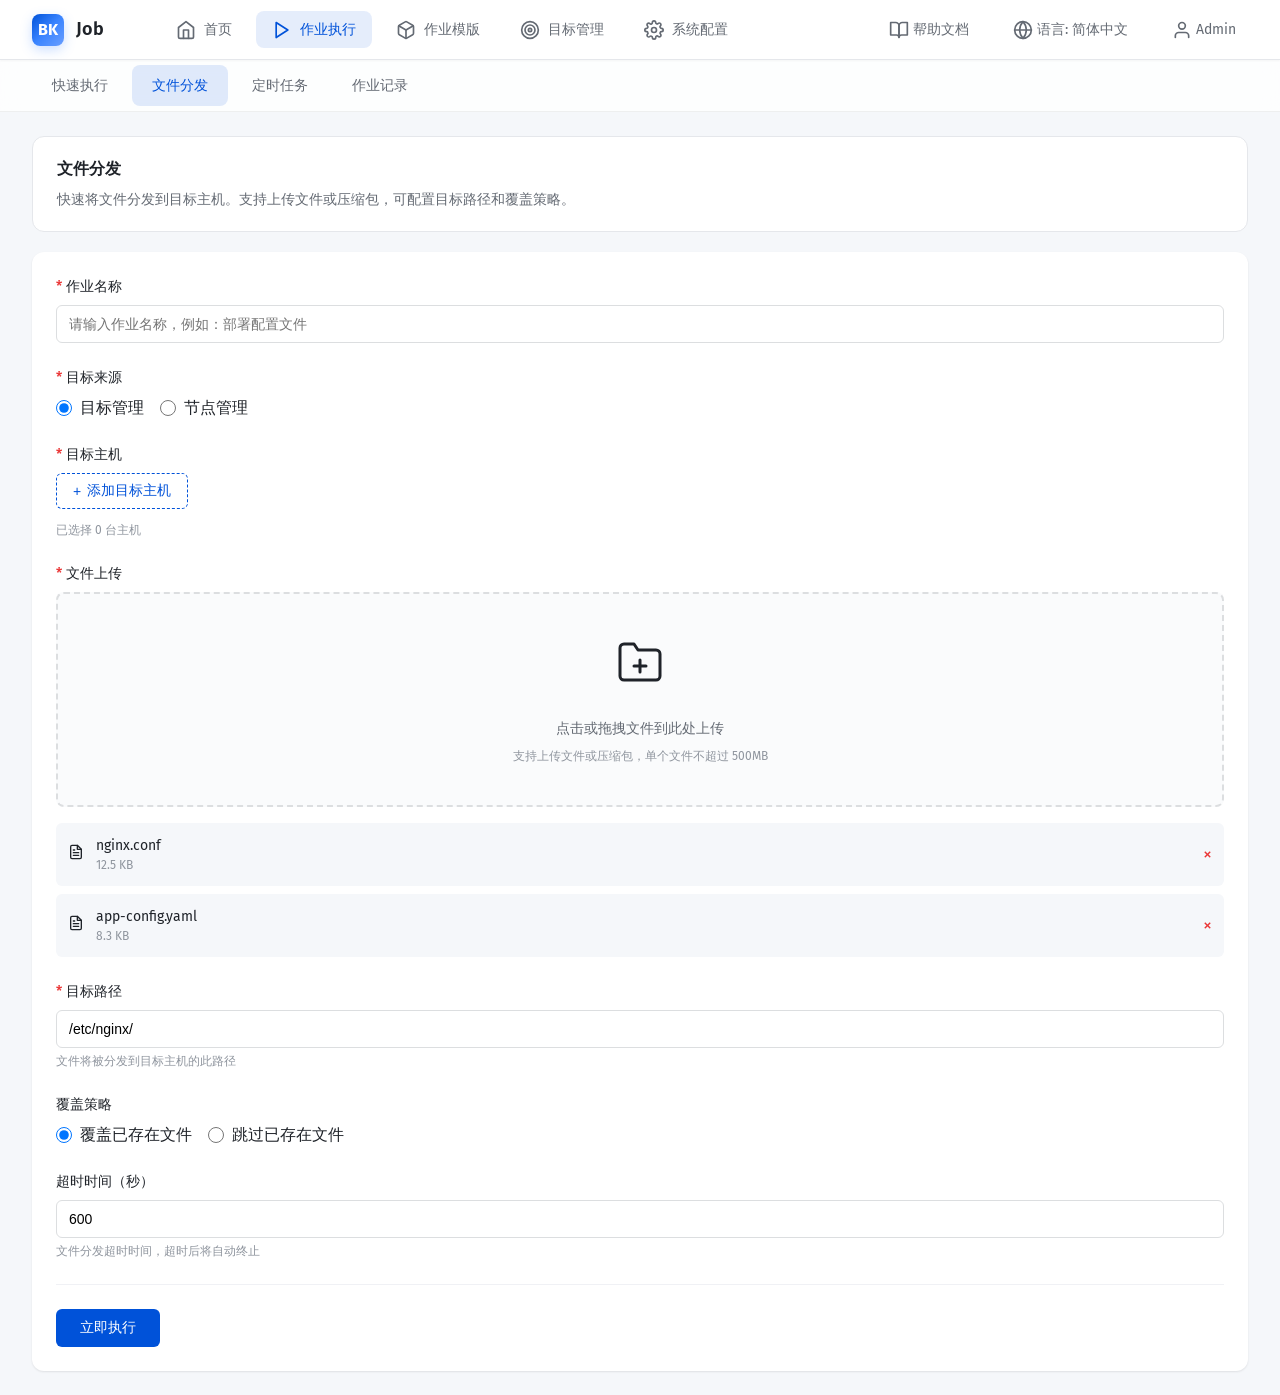
<file: projects/job-system/文件分发.html>
<!DOCTYPE html>
<html lang="zh-CN">
<head>
    <meta charset="UTF-8">
    <meta name="viewport" content="width=device-width, initial-scale=1.0">
    <title>文件分发 - Job</title>
    <style>
        * {
            margin: 0;
            padding: 0;
            box-sizing: border-box;
        }

        body {
            font-family: 'Fira Sans', 'Fira Sans', -apple-system, BlinkMacSystemFont, 'PingFang SC', 'Microsoft YaHei', sans-serif;
            background: #f5f7fa;
            color: #1f2329;
            line-height: 1.5;
        }

        .top-header {
            background: #fff;
            height: 60px;
            border-bottom: 1px solid #e5e7eb;
            box-shadow: 0 1px 2px rgba(0,0,0,0.04);
            display: flex;
            align-items: center;
            justify-content: space-between;
            padding: 0 32px;
            position: sticky;
            top: 0;
            z-index: 100;
        }

        .header-left {
            display: flex;
            align-items: center;
            gap: 8px;
        }

        .logo {
            display: flex;
            align-items: center;
            gap: 12px;
            font-weight: 600;
            font-size: 18px;
        }

        .logo-icon {
            width: 32px;
            height: 32px;
            background: linear-gradient(135deg, #0052d9 0%, #3a84ff 50%, #699eff 100%);
            border-radius: 8px;
            display: flex;
            align-items: center;
            justify-content: center;
            color: white;
            font-size: 16px;
            font-weight: bold;
            box-shadow: 0 4px 12px rgba(58, 132, 255, 0.25);
        }

        .header-nav {
            display: flex;
            gap: 8px;
            margin-left: 48px;
        }

        .nav-item {
            display: flex;
            align-items: center;
            gap: 8px;
            color: #646a73;
            cursor: pointer;
            font-size: 14px;
            padding: 8px 16px;
            border-radius: 8px;
            transition: all 0.3s cubic-bezier(0.4, 0, 0.2, 1);
            font-weight: 500;
        }

        .nav-item:hover {
            color: #0052d9;
            background: rgba(0, 82, 217, 0.06);
        }

        .nav-item.active {
            color: #0052d9;
            background: rgba(0, 82, 217, 0.1);
        }

        .header-right {
            display: flex;
            align-items: center;
            gap: 20px;
            color: #646a73;
            font-size: 14px;
        }

        .header-right > span {
            cursor: pointer;
            padding: 6px 12px;
            border-radius: 6px;
            transition: all 0.3s;
        }

        .header-right > span:hover {
            background: rgba(0, 0, 0, 0.04);
            color: #0052d9;
        }

        .sub-header {
            background: rgba(255, 255, 255, 0.8);
            backdrop-filter: blur(10px);
            height: 52px;
            border-bottom: 1px solid rgba(0, 0, 0, 0.06);
            display: flex;
            align-items: center;
            padding: 0 32px;
        }

        .sub-nav {
            display: flex;
            gap: 4px;
        }

        .sub-nav-item {
            padding: 10px 20px;
            cursor: pointer;
            font-size: 14px;
            color: #646a73;
            border-radius: 8px;
            transition: all 0.3s cubic-bezier(0.4, 0, 0.2, 1);
            font-weight: 500;
        }

        .sub-nav-item:hover {
            color: #0052d9;
            background: rgba(0, 82, 217, 0.06);
        }

        .sub-nav-item.active {
            color: #0052d9;
            background: rgba(0, 82, 217, 0.12);
        }

        .main-container {
            padding: 24px 32px;
            max-width: 1400px;
            margin: 0 auto;
        }

        .page-intro {
            background: white;
            border-radius: 12px;
            padding: 20px 24px;
            margin-bottom: 20px;
            border: 1px solid #e5e7eb;
        }

        .intro-title {
            font-size: 16px;
            font-weight: 600;
            color: #1f2329;
            margin-bottom: 8px;
        }

        .intro-desc {
            font-size: 14px;
            color: #646a73;
            line-height: 1.6;
            margin: 0;
        }

        .form-main {
            background: white;
            border-radius: 12px;
            padding: 24px;
            box-shadow: 0 1px 3px rgba(0,0,0,0.04), 0 1px 2px rgba(0,0,0,0.06);
        }

        .form-group {
            margin-bottom: 24px;
        }

        .form-label {
            display: flex;
            align-items: center;
            gap: 4px;
            font-size: 14px;
            font-weight: 500;
            color: #1f2329;
            margin-bottom: 8px;
        }

        .required {
            color: #ea3636;
        }

        .form-input {
            width: 100%;
            padding: 10px 12px;
            border: 1px solid #dcdee0;
            border-radius: 6px;
            font-size: 14px;
            transition: all 0.3s;
        }

        .form-input:focus {
            outline: none;
            border-color: #0052d9;
            box-shadow: 0 0 0 3px rgba(0, 82, 217, 0.1);
        }

        .radio-group {
            display: flex;
            gap: 16px;
        }

        .radio-item {
            display: flex;
            align-items: center;
            gap: 8px;
            cursor: pointer;
        }

        .radio-item input[type="radio"] {
            width: 16px;
            height: 16px;
            cursor: pointer;
        }

        .form-select {
            width: 100%;
            padding: 10px 12px;
            border: 1px solid #dcdee0;
            border-radius: 6px;
            font-size: 14px;
            background: white;
            cursor: pointer;
        }

        .upload-area {
            border: 2px dashed #dcdee0;
            border-radius: 8px;
            padding: 40px;
            text-align: center;
            cursor: pointer;
            transition: all 0.3s;
            background: #fafbfc;
        }

        .upload-area:hover {
            border-color: #0052d9;
            background: #f0f5ff;
        }

        .upload-icon {
            font-size: 48px;
            margin-bottom: 12px;
        }

        .upload-text {
            font-size: 14px;
            color: #646a73;
        }

        .upload-tip {
            font-size: 12px;
            color: #8f959e;
            margin-top: 8px;
        }

        .file-list {
            margin-top: 16px;
        }

        .file-item {
            display: flex;
            align-items: center;
            justify-content: space-between;
            padding: 12px;
            background: #f5f7fa;
            border-radius: 6px;
            margin-bottom: 8px;
        }

        .file-info {
            display: flex;
            align-items: center;
            gap: 12px;
        }

        .file-name {
            font-size: 14px;
            color: #1f2329;
        }

        .file-size {
            font-size: 12px;
            color: #8f959e;
        }

        .file-remove {
            color: #ea3636;
            cursor: pointer;
            font-size: 18px;
        }

        .host-selector {
            border: 1px solid #dcdee0;
            border-radius: 6px;
            padding: 12px;
            max-height: 300px;
            overflow-y: auto;
        }

        .host-item {
            display: flex;
            align-items: center;
            gap: 8px;
            padding: 8px;
            border-radius: 4px;
            cursor: pointer;
            transition: all 0.2s;
        }

        .host-item:hover {
            background: #f5f7fa;
        }

        .host-item input[type="checkbox"] {
            width: 16px;
            height: 16px;
            cursor: pointer;
        }

        .host-info {
            flex: 1;
        }

        .host-name {
            font-size: 14px;
            color: #1f2329;
            font-weight: 500;
        }

        .host-ip {
            font-size: 12px;
            color: #8f959e;
        }

        .action-footer {
            display: flex;
            gap: 12px;
            margin-top: 24px;
            padding-top: 24px;
            border-top: 1px solid #f0f1f5;
        }

        .btn {
            padding: 10px 24px;
            border-radius: 6px;
            font-size: 14px;
            font-weight: 500;
            cursor: pointer;
            transition: all 0.3s;
            border: none;
        }

        .btn-primary {
            background: #0052d9;
            color: white;
        }

        .btn-primary:hover {
            background: #0041ad;
        }

        .btn-default {
            background: white;
            color: #646a73;
            border: 1px solid #dcdee0;
        }

        .btn-default:hover {
            border-color: #0052d9;
            color: #0052d9;
        }

        .form-tip {
            font-size: 12px;
            color: #8f959e;
            margin-top: 4px;
        }

        .btn-add {
            background: white;
            color: #0052d9;
            border: 1px dashed #0052d9;
            padding: 8px 16px;
            border-radius: 6px;
            font-size: 14px;
            cursor: pointer;
            transition: all 0.3s;
            display: inline-flex;
            align-items: center;
            gap: 6px;
        }

        .btn-add:hover {
            background: rgba(0, 82, 217, 0.06);
        }

        .hidden {
            display: none !important;
        }

        .modal {
            position: fixed;
            top: 0;
            left: 0;
            right: 0;
            bottom: 0;
            background: rgba(0, 0, 0, 0.7);
            display: flex;
            align-items: center;
            justify-content: center;
            z-index: 200;
        }

        .modal.hidden {
            display: none;
        }

        .modal-content {
            background: white;
            border-radius: 12px;
            overflow: hidden;
            width: 90%;
            max-width: 800px;
            box-shadow: 0 4px 12px rgba(0, 0, 0, 0.2);
        }

        .modal-header {
            padding: 16px;
            border-bottom: 1px solid #e5e7eb;
            display: flex;
            align-items: center;
            justify-content: space-between;
        }

        .modal-title {
            font-size: 18px;
            font-weight: 600;
            color: #1f2329;
        }

        .modal-close {
            cursor: pointer;
            font-size: 18px;
            color: #646a73;
            transition: color 0.3s;
        }

        .modal-close:hover {
            color: #0052d9;
        }

        .modal-body {
            padding: 16px;
            max-height: 60vh;
            overflow-y: auto;
        }

        .modal-footer {
            padding: 12px;
            display: flex;
            align-items: center;
            justify-content: flex-end;
            gap: 12px;
            border-top: 1px solid #e5e7eb;
        }

        .host-toolbar {
            display: flex;
            align-items: center;
            gap: 12px;
            margin-bottom: 12px;
        }

        .host-search {
            flex: 1;
            position: relative;
        }

        .host-search input {
            width: 100%;
            padding: 8px 12px;
            border: 1px solid #dcdee0;
            border-radius: 6px;
            font-size: 14px;
        }

        .host-search input:focus {
            outline: none;
            border-color: #0052d9;
            box-shadow: 0 0 0 3px rgba(0, 82, 217, 0.1);
        }

        .host-toolbar .btn-mini {
            padding: 8px 12px;
            border-radius: 6px;
            border: 1px solid #dcdee0;
            background: #fff;
            color: #646a73;
            cursor: pointer;
            font-size: 13px;
        }

        .host-toolbar .btn-mini:hover {
            border-color: #0052d9;
            color: #0052d9;
        }

        .host-table {
            width: 100%;
            border-collapse: collapse;
        }

        .host-table thead {
            background: #f5f7fa;
            position: sticky;
            top: 0;
            z-index: 1;
        }

        .host-table th {
            padding: 12px 16px;
            text-align: left;
            font-size: 13px;
            font-weight: 600;
            color: #646a73;
            border-bottom: 1px solid #e5e7eb;
        }

        .host-table th:first-child {
            width: 50px;
            text-align: center;
        }

        .host-table tbody tr {
            border-bottom: 1px solid #f0f1f5;
            transition: all 0.2s;
            cursor: pointer;
        }

        .host-table tbody tr:hover {
            background: #f9fafb;
        }

        .host-table tbody tr.selected {
            background: #e6f4ff;
        }

        .host-table td {
            padding: 12px 16px;
            font-size: 14px;
            color: #1f2329;
        }

        .host-table td:first-child {
            text-align: center;
        }

        .host-table input[type="checkbox"] {
            width: 16px;
            height: 16px;
            cursor: pointer;
        }

        .driver-badge {
            display: inline-block;
            padding: 2px 8px;
            border-radius: 4px;
            font-size: 12px;
            font-weight: 500;
        }

        .driver-badge.nats {
            background: #f0f9ff;
            color: #1677ff;
        }

        .driver-badge.ssh {
            background: #fff7e6;
            color: #d46b08;
        }

        .driver-badge.ansible {
            background: #f6ffed;
            color: #52c41a;
        }

        .os-badge {
            display: inline-block;
            padding: 2px 8px;
            border-radius: 4px;
            font-size: 12px;
            background: #f5f7fa;
            color: #646a73;
        }

        .modal-body .host-selector {
            max-height: 400px;
            overflow-y: auto;
            padding: 0;
            border: 1px solid #e5e7eb;
            border-radius: 6px;
        }
    
        /* ===== UI/UX ENHANCEMENTS ===== */
        
        /* Focus states for accessibility */
        a:focus-visible, button:focus-visible, input:focus-visible, 
        select:focus-visible, textarea:focus-visible, 
        [tabindex]:focus-visible, .nav-item:focus-visible,
        .sub-nav-item:focus-visible {
            outline: 2px solid #0052d9;
            outline-offset: 2px;
        }

        /* Enhanced table row hover */
        tbody tr {
            border-left: 3px solid transparent;
        }
        tbody tr:hover {
            background: #f0f5ff !important;
            border-left: 3px solid #0052d9;
        }

        /* Inline SVG icon alignment */
        .nav-item svg, .sub-nav-item svg, .header-right svg {
            vertical-align: middle;
            flex-shrink: 0;
        }

        /* Reduced motion */
        @media (prefers-reduced-motion: reduce) {
            *, *::before, *::after {
                animation-duration: 0.01ms !important;
                transition-duration: 0.01ms !important;
            }
        }

    
        /* Table responsive wrapper */
        .table-responsive {
            overflow-x: auto;
            -webkit-overflow-scrolling: touch;
        }
        .table-responsive table {
            min-width: 100%;
        }

    </style>
    <link href="https://fonts.googleapis.com/css2?family=Fira+Code:wght@400;500;600;700&family=Fira+Sans:wght@300;400;500;600;700&display=swap" rel="stylesheet">
</head>
<body>
    <div class="top-header">
        <div class="header-left">
            <div class="logo">
                <div class="logo-icon">BK</div>
                <span>Job</span>
            </div>
            <nav class="header-nav">
                <div class="nav-item" onclick="location.href='首页.html'"><span style="display:inline-flex;align-items:center;"><svg xmlns="http://www.w3.org/2000/svg" width="20" height="20" viewBox="0 0 24 24" fill="none" stroke="currentColor" stroke-width="2" stroke-linecap="round" stroke-linejoin="round"><path d="M3 9l9-7 9 7v11a2 2 0 0 1-2 2H5a2 2 0 0 1-2-2z"/><polyline points="9 22 9 12 15 12 15 22"/></svg></span><span>首页</span></div>
                <div class="nav-item active"><span style="display:inline-flex;align-items:center;"><svg xmlns="http://www.w3.org/2000/svg" width="20" height="20" viewBox="0 0 24 24" fill="none" stroke="currentColor" stroke-width="2" stroke-linecap="round" stroke-linejoin="round"><polygon points="5 3 19 12 5 21 5 3"/></svg></span><span>作业执行</span></div>
                <div class="nav-item" onclick="location.href='脚本库.html'"><span style="display:inline-flex;align-items:center;"><svg xmlns="http://www.w3.org/2000/svg" width="20" height="20" viewBox="0 0 24 24" fill="none" stroke="currentColor" stroke-width="2" stroke-linecap="round" stroke-linejoin="round"><path d="M21 16V8a2 2 0 0 0-1-1.73l-7-4a2 2 0 0 0-2 0l-7 4A2 2 0 0 0 3 8v8a2 2 0 0 0 1 1.73l7 4a2 2 0 0 0 2 0l7-4A2 2 0 0 0 21 16z"/><polyline points="3.27 6.96 12 12.01 20.73 6.96"/><line x1="12" y1="22.08" x2="12" y2="12"/></svg></span><span>作业模版</span></div>
                <div class="nav-item" onclick="location.href='目标管理.html'"><span style="display:inline-flex;align-items:center;"><svg xmlns="http://www.w3.org/2000/svg" width="20" height="20" viewBox="0 0 24 24" fill="none" stroke="currentColor" stroke-width="2" stroke-linecap="round" stroke-linejoin="round"><circle cx="12" cy="12" r="10"/><circle cx="12" cy="12" r="6"/><circle cx="12" cy="12" r="2"/></svg></span><span>目标管理</span></div>
                <div class="nav-item" onclick="location.href='高危命令配置.html'"><span style="display:inline-flex;align-items:center;"><svg xmlns="http://www.w3.org/2000/svg" width="20" height="20" viewBox="0 0 24 24" fill="none" stroke="currentColor" stroke-width="2" stroke-linecap="round" stroke-linejoin="round"><circle cx="12" cy="12" r="3"/><path d="M19.4 15a1.65 1.65 0 0 0 .33 1.82l.06.06a2 2 0 0 1 0 2.83 2 2 0 0 1-2.83 0l-.06-.06a1.65 1.65 0 0 0-1.82-.33 1.65 1.65 0 0 0-1 1.51V21a2 2 0 0 1-2 2 2 2 0 0 1-2-2v-.09A1.65 1.65 0 0 0 9 19.4a1.65 1.65 0 0 0-1.82.33l-.06.06a2 2 0 0 1-2.83 0 2 2 0 0 1 0-2.83l.06-.06A1.65 1.65 0 0 0 4.68 15a1.65 1.65 0 0 0-1.51-1H3a2 2 0 0 1-2-2 2 2 0 0 1 2-2h.09A1.65 1.65 0 0 0 4.6 9a1.65 1.65 0 0 0-.33-1.82l-.06-.06a2 2 0 0 1 0-2.83 2 2 0 0 1 2.83 0l.06.06A1.65 1.65 0 0 0 9 4.68a1.65 1.65 0 0 0 1-1.51V3a2 2 0 0 1 2-2 2 2 0 0 1 2 2v.09a1.65 1.65 0 0 0 1 1.51 1.65 1.65 0 0 0 1.82-.33l.06-.06a2 2 0 0 1 2.83 0 2 2 0 0 1 0 2.83l-.06.06A1.65 1.65 0 0 0 19.4 9a1.65 1.65 0 0 0 1.51 1H21a2 2 0 0 1 2 2 2 2 0 0 1-2 2h-.09a1.65 1.65 0 0 0-1.51 1z"/></svg></span><span>系统配置</span></div>
            </nav>
        </div>
        <div class="header-right">
            <span><svg xmlns="http://www.w3.org/2000/svg" width="20" height="20" viewBox="0 0 24 24" fill="none" stroke="currentColor" stroke-width="2" stroke-linecap="round" stroke-linejoin="round"><path d="M2 3h6a4 4 0 0 1 4 4v14a3 3 0 0 0-3-3H2z"/><path d="M22 3h-6a4 4 0 0 0-4 4v14a3 3 0 0 1 3-3h7z"/></svg> 帮助文档</span>
            <span><svg xmlns="http://www.w3.org/2000/svg" width="20" height="20" viewBox="0 0 24 24" fill="none" stroke="currentColor" stroke-width="2" stroke-linecap="round" stroke-linejoin="round"><circle cx="12" cy="12" r="10"/><line x1="2" y1="12" x2="22" y2="12"/><path d="M12 2a15.3 15.3 0 0 1 4 10 15.3 15.3 0 0 1-4 10 15.3 15.3 0 0 1-4-10 15.3 15.3 0 0 1 4-10z"/></svg> 语言: 简体中文</span>
            <span><svg xmlns="http://www.w3.org/2000/svg" width="20" height="20" viewBox="0 0 24 24" fill="none" stroke="currentColor" stroke-width="2" stroke-linecap="round" stroke-linejoin="round"><path d="M20 21v-2a4 4 0 0 0-4-4H8a4 4 0 0 0-4 4v2"/><circle cx="12" cy="7" r="4"/></svg> Admin</span>
        </div>
    </div>

    <div class="sub-header">
        <nav class="sub-nav">
            <div class="sub-nav-item" onclick="location.href='快速执行.html'">快速执行</div>
            <div class="sub-nav-item active">文件分发</div>
            <div class="sub-nav-item" onclick="location.href='定时任务.html'">定时任务</div>
            <div class="sub-nav-item" onclick="location.href='作业记录.html'">作业记录</div>
        </nav>
    </div>

    <div class="main-container">
        <div class="page-intro">
            <h2 class="intro-title">文件分发</h2>
            <p class="intro-desc">快速将文件分发到目标主机。支持上传文件或压缩包，可配置目标路径和覆盖策略。</p>
        </div>

        <div class="form-main">
            <div class="form-group">
                <label class="form-label">
                    <span class="required">*</span>
                    作业名称
                </label>
                <input type="text" class="form-input" placeholder="请输入作业名称，例如：部署配置文件" />
            </div>

            <!-- 目标来源 -->
            <div class="form-group">
                <label class="form-label">
                    <span class="required">*</span>
                    目标来源
                </label>
                <div class="radio-group">
                    <label class="radio-item">
                        <input type="radio" name="target-source" value="target-management" checked onchange="handleTargetSourceChange()" />
                        <span>目标管理</span>
                    </label>
                    <label class="radio-item">
                        <input type="radio" name="target-source" value="node-management" onchange="handleTargetSourceChange()" />
                        <span>节点管理</span>
                    </label>
                </div>
            </div>

            <!-- 目标主机 -->
            <div class="form-group">
                <label class="form-label">
                    <span class="required">*</span>
                    目标主机
                </label>
                
                <button type="button" class="btn-add" onclick="openHostSelector()">
                    <span>+</span>
                    <span>添加目标主机</span>
                </button>
                
                <div class="form-tip" id="hostSelectedTip" style="margin-top: 12px;">已选择 0 台主机</div>
            </div>

            <div class="form-group">
                <label class="form-label">
                    <span class="required">*</span>
                    文件上传
                </label>
                <div class="upload-area" onclick="document.getElementById('file-input').click()">
                    <div class="upload-icon"><svg xmlns="http://www.w3.org/2000/svg" width="48" height="48" viewBox="0 0 24 24" fill="none" stroke="currentColor" stroke-width="1.5" stroke-linecap="round" stroke-linejoin="round"><path d="M22 19a2 2 0 0 1-2 2H4a2 2 0 0 1-2-2V5a2 2 0 0 1 2-2h5l2 3h9a2 2 0 0 1 2 2z"/><line x1="12" y1="11" x2="12" y2="17"/><line x1="9" y1="14" x2="15" y2="14"/></svg></div>
                    <div class="upload-text">点击或拖拽文件到此处上传</div>
                    <div class="upload-tip">支持上传文件或压缩包，单个文件不超过 500MB</div>
                    <input type="file" id="file-input" multiple style="display: none;" />
                </div>
                <div class="file-list">
                    <div class="file-item">
                        <div class="file-info">
                            <span><svg xmlns="http://www.w3.org/2000/svg" width="16" height="16" viewBox="0 0 24 24" fill="none" stroke="currentColor" stroke-width="2" stroke-linecap="round" stroke-linejoin="round"><path d="M14 2H6a2 2 0 0 0-2 2v16a2 2 0 0 0 2 2h12a2 2 0 0 0 2-2V8z"/><polyline points="14 2 14 8 20 8"/><line x1="16" y1="13" x2="8" y2="13"/><line x1="16" y1="17" x2="8" y2="17"/><polyline points="10 9 9 9 8 9"/></svg></span>
                            <div>
                                <div class="file-name">nginx.conf</div>
                                <div class="file-size">12.5 KB</div>
                            </div>
                        </div>
                        <span class="file-remove">×</span>
                    </div>
                    <div class="file-item">
                        <div class="file-info">
                            <span><svg xmlns="http://www.w3.org/2000/svg" width="16" height="16" viewBox="0 0 24 24" fill="none" stroke="currentColor" stroke-width="2" stroke-linecap="round" stroke-linejoin="round"><path d="M14 2H6a2 2 0 0 0-2 2v16a2 2 0 0 0 2 2h12a2 2 0 0 0 2-2V8z"/><polyline points="14 2 14 8 20 8"/><line x1="16" y1="13" x2="8" y2="13"/><line x1="16" y1="17" x2="8" y2="17"/><polyline points="10 9 9 9 8 9"/></svg></span>
                            <div>
                                <div class="file-name">app-config.yaml</div>
                                <div class="file-size">8.3 KB</div>
                            </div>
                        </div>
                        <span class="file-remove">×</span>
                    </div>
                </div>
            </div>

            <div class="form-group">
                <label class="form-label">
                    <span class="required">*</span>
                    目标路径
                </label>
                <input type="text" class="form-input" value="/etc/nginx/" placeholder="请输入目标主机的文件路径" />
                <div class="form-tip">文件将被分发到目标主机的此路径</div>
            </div>

            <div class="form-group">
                <label class="form-label">覆盖策略</label>
                <div class="radio-group">
                    <label class="radio-item">
                        <input type="radio" name="overwrite" value="overwrite" checked />
                        <span>覆盖已存在文件</span>
                    </label>
                    <label class="radio-item">
                        <input type="radio" name="overwrite" value="skip" />
                        <span>跳过已存在文件</span>
                    </label>
                </div>
            </div>

            <div class="form-group">
                <label class="form-label">超时时间（秒）</label>
                <input type="number" class="form-input" value="600" placeholder="默认 600 秒" />
                <div class="form-tip">文件分发超时时间，超时后将自动终止</div>
            </div>

            <div class="action-footer">
                <button class="btn btn-primary">立即执行</button>
            </div>
        </div>
    </div>

    <div id="hostSelectorModal" class="modal hidden">
        <div class="modal-overlay" onclick="closeHostSelector()"></div>
        <div class="modal-content">
            <div class="modal-header">
                <h2>选择目标主机</h2>
                <span class="modal-close" onclick="closeHostSelector()">×</span>
            </div>
            <div class="modal-body">
                <div class="host-toolbar">
                    <div class="host-search">
                        <input id="hostSearch" type="text" placeholder="搜索主机名或IP，支持模糊匹配" />
                    </div>
                    <button type="button" class="btn-mini" onclick="selectAllFiltered(true)">全选当前</button>
                    <button type="button" class="btn-mini" onclick="selectAllFiltered(false)">取消全选</button>
                </div>

                <div class="host-selector">
                    <table class="host-table">
                        <thead>
                            <tr>
                                <th><input type="checkbox" id="selectAllCheckbox" onclick="toggleSelectAll(this)" /></th>
                                <th>目标名称</th>
                                <th>IP 地址</th>
                                <th>云区域</th>
                                <th>操作系统</th>
                                <th>当前驱动</th>
                            </tr>
                        </thead>
                        <tbody id="hostList">
                        </tbody>
                    </table>
                </div>
            </div>
            <div class="modal-footer">
                <button type="button" class="btn btn-default" onclick="closeHostSelector()">取消</button>
                <button type="button" class="btn btn-primary" onclick="confirmHostSelection()">确定</button>
            </div>
        </div>
    </div>

    <script>
        const hostData = [
            { id: 'host1', name: 'web-server-01', ip: '192.168.1.101', cloudArea: '默认区域', os: 'Linux', driver: 'nats-executor', checked: false },
            { id: 'host2', name: 'web-server-02', ip: '192.168.1.102', cloudArea: '默认区域', os: 'Linux', driver: 'nats-executor', checked: false },
            { id: 'host3', name: 'db-primary-01', ip: '192.168.1.201', cloudArea: '默认区域', os: 'Linux', driver: 'ssh', checked: false },
            { id: 'host4', name: 'db-server-02', ip: '192.168.1.202', cloudArea: '杭州', os: 'Linux', driver: 'ssh', checked: false },
            { id: 'host5', name: 'k8s-node-master', ip: '10.0.1.10', cloudArea: '杭州', os: 'Linux', driver: 'nats-executor', checked: false },
            { id: 'host6', name: 'legacy-app-server', ip: '172.16.10.50', cloudArea: '上海', os: 'Windows', driver: 'ansible', checked: false },
            { id: 'host7', name: 'cache-redis-cluster', ip: '192.168.2.88', cloudArea: '北京', os: 'Linux', driver: 'ssh', checked: false },
        ];

        function getDriverBadgeClass(driver) {
            if (driver === 'nats-executor') return 'nats';
            if (driver === 'ssh') return 'ssh';
            if (driver === 'ansible') return 'ansible';
            return '';
        }

        function renderHostList(filter = '') {
            const listEl = document.getElementById('hostList');
            listEl.innerHTML = '';
            const keyword = filter.trim().toLowerCase();
            const filtered = hostData.filter(h =>
                !keyword ||
                h.name.toLowerCase().includes(keyword) ||
                h.ip.toLowerCase().includes(keyword) ||
                h.cloudArea.toLowerCase().includes(keyword)
            );
            
            filtered.forEach(h => {
                const row = document.createElement('tr');
                row.className = h.checked ? 'selected' : '';
                row.innerHTML = `
                    <td><input type="checkbox" id="${h.id}" ${h.checked ? 'checked' : ''} /></td>
                    <td>${h.name}</td>
                    <td>${h.ip}</td>
                    <td>${h.cloudArea}</td>
                    <td><span class="os-badge">${h.os}</span></td>
                    <td><span class="driver-badge ${getDriverBadgeClass(h.driver)}">${h.driver}</span></td>
                `;
                
                row.addEventListener('click', (e) => {
                    if (e.target.type !== 'checkbox') {
                        const checkbox = row.querySelector('input[type="checkbox"]');
                        checkbox.checked = !checkbox.checked;
                        h.checked = checkbox.checked;
                        row.classList.toggle('selected', h.checked);
                        updateHostSelectedTip();
                        updateSelectAllCheckbox();
                    }
                });
                
                row.querySelector('input').addEventListener('change', (e) => {
                    e.stopPropagation();
                    h.checked = e.target.checked;
                    row.classList.toggle('selected', h.checked);
                    updateHostSelectedTip();
                    updateSelectAllCheckbox();
                });
                
                listEl.appendChild(row);
            });
            
            updateHostSelectedTip();
            updateSelectAllCheckbox();
        }

        function updateHostSelectedTip() {
            const count = hostData.filter(h => h.checked).length;
            document.getElementById('hostSelectedTip').textContent = `已选择 ${count} 台主机`;
        }

        function updateSelectAllCheckbox() {
            const keyword = document.getElementById('hostSearch').value.trim().toLowerCase();
            const filtered = hostData.filter(h =>
                !keyword ||
                h.name.toLowerCase().includes(keyword) ||
                h.ip.toLowerCase().includes(keyword) ||
                h.cloudArea.toLowerCase().includes(keyword)
            );
            const allChecked = filtered.length > 0 && filtered.every(h => h.checked);
            const someChecked = filtered.some(h => h.checked);
            
            const selectAllCheckbox = document.getElementById('selectAllCheckbox');
            selectAllCheckbox.checked = allChecked;
            selectAllCheckbox.indeterminate = someChecked && !allChecked;
        }

        function selectAllFiltered(checked) {
            const keyword = document.getElementById('hostSearch').value.trim().toLowerCase();
            hostData.forEach(h => {
                if (!keyword ||
                    h.name.toLowerCase().includes(keyword) ||
                    h.ip.toLowerCase().includes(keyword) ||
                    h.cloudArea.toLowerCase().includes(keyword)) {
                    h.checked = checked;
                }
            });
            renderHostList(keyword);
        }

        function toggleSelectAll(checkbox) {
            selectAllFiltered(checkbox.checked);
        }

        function openHostSelector() {
            document.getElementById('hostSelectorModal').classList.remove('hidden');
            renderHostList();
        }

        function closeHostSelector() {
            document.getElementById('hostSelectorModal').classList.add('hidden');
        }

        function confirmHostSelection() {
            updateHostSelectedTip();
            closeHostSelector();
        }

        // 处理目标来源切换
        function handleTargetSourceChange() {
            // 清空已选主机
            hostData.forEach(h => h.checked = false);
            updateHostSelectedTip();
            renderHostList(document.getElementById('hostSearch').value);
        }

        document.addEventListener('DOMContentLoaded', () => {
            const search = document.getElementById('hostSearch');
            search.addEventListener('input', () => {
                renderHostList(search.value);
            });
        });

        document.getElementById('file-input').addEventListener('change', function(e) {
            console.log('文件上传:', e.target.files);
        });
    </script>
</body>
</html>
</file>
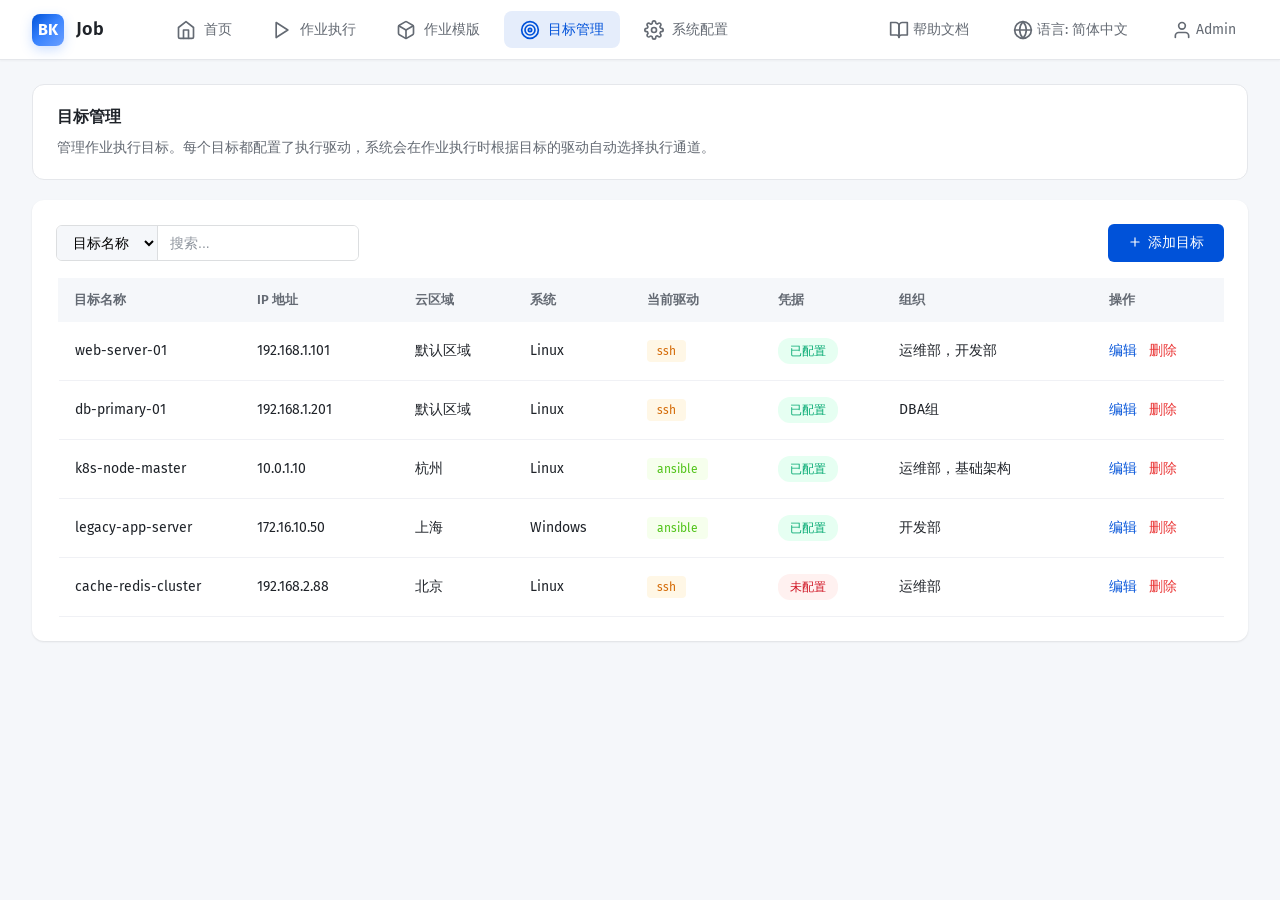
<file: projects/job-system/目标管理.html>
<!DOCTYPE html>
<html lang="zh-CN">
<head>
    <meta charset="UTF-8">
    <meta name="viewport" content="width=device-width, initial-scale=1.0">
    <title>目标管理 - Job</title>
    <style>
        * { margin: 0; padding: 0; box-sizing: border-box; }
        body { font-family: 'Fira Sans', 'Fira Sans', -apple-system, BlinkMacSystemFont, 'PingFang SC', 'Microsoft YaHei', sans-serif; background: #f5f7fa; color: #1f2329; line-height: 1.5; }
        .top-header { background: #fff; height: 60px; border-bottom: 1px solid #e5e7eb;
            box-shadow: 0 1px 2px rgba(0,0,0,0.04); display: flex; align-items: center; justify-content: space-between; padding: 0 32px; position: sticky; top: 0; z-index: 100; }
        .header-left { display: flex; align-items: center; gap: 8px; }
        .logo { display: flex; align-items: center; gap: 12px; font-weight: 600; font-size: 18px; }
        .logo-icon { width: 32px; height: 32px; background: linear-gradient(135deg, #0052d9 0%, #3a84ff 50%, #699eff 100%); border-radius: 8px; display: flex; align-items: center; justify-content: center; color: white; font-size: 16px; font-weight: bold; box-shadow: 0 4px 12px rgba(58, 132, 255, 0.25); }
        .header-nav { display: flex; gap: 8px; margin-left: 48px; }
        .nav-item { display: flex; align-items: center; gap: 8px; color: #646a73; cursor: pointer; font-size: 14px; padding: 8px 16px; border-radius: 8px; transition: all 0.3s; font-weight: 500; }
        .nav-item:hover { color: #0052d9; background: rgba(0, 82, 217, 0.06); }
        .nav-item.active { color: #0052d9; background: rgba(0, 82, 217, 0.1); }
        .header-right { display: flex; align-items: center; gap: 20px; color: #646a73; font-size: 14px; }
        .header-right > span { cursor: pointer; padding: 6px 12px; border-radius: 6px; transition: all 0.3s; }
        .header-right > span:hover { background: rgba(0, 0, 0, 0.04); color: #0052d9; }
        .sub-header { background: rgba(255, 255, 255, 0.8); backdrop-filter: blur(10px); height: 52px; border-bottom: 1px solid rgba(0, 0, 0, 0.06); display: flex; align-items: center; padding: 0 32px; }
        .sub-nav { display: flex; gap: 4px; }
        .sub-nav-item { padding: 10px 20px; cursor: pointer; font-size: 14px; color: #646a73; border-radius: 8px; transition: all 0.3s; font-weight: 500; }
        .sub-nav-item:hover { color: #0052d9; background: rgba(0, 82, 217, 0.06); }
        .sub-nav-item.active { color: #0052d9; background: rgba(0, 82, 217, 0.12); }
        .main-container { padding: 24px 32px; max-width: 1600px; margin: 0 auto; }
        .page-intro { background: white; border-radius: 12px; padding: 20px 24px; margin-bottom: 20px; border: 1px solid #e5e7eb; }
        .intro-title { font-size: 16px; font-weight: 600; color: #1f2329; margin-bottom: 8px; }
        .intro-desc { font-size: 14px; color: #646a73; line-height: 1.6; margin: 0; }
        .page-header { display: flex; align-items: center; justify-content: space-between; margin-bottom: 24px; }
        .page-title { font-size: 20px; font-weight: 600; color: #1f2329; }
        .btn { padding: 10px 20px; border-radius: 6px; font-size: 14px; font-weight: 500; cursor: pointer; transition: all 0.3s; border: none; }
        .btn-primary { background: #0052d9; color: white; }
        .btn-primary:hover { background: #0041ad; }
        .content-card { background: white; border-radius: 12px; padding: 24px; box-shadow: 0 1px 3px rgba(0,0,0,0.04), 0 1px 2px rgba(0,0,0,0.06); }
        .info-banner { background: linear-gradient(135deg, #fff4e6 0%, #ffe6cc 100%); border: 1px solid #ffcc99; border-radius: 8px; padding: 16px; margin-bottom: 20px; display: flex; align-items: start; gap: 12px; }
        .info-icon { font-size: 20px; }
        .info-text { flex: 1; }
        .info-text strong { color: #ff9500; }
        table { width: 100%; border-collapse: collapse; }
        thead { background: #f5f7fa; }
        th { padding: 12px 16px; text-align: left; font-size: 13px; font-weight: 600; color: #646a73; }
        tbody tr { border-bottom: 1px solid #f0f1f5; transition: all 0.2s; }
        tbody tr:hover { background: #f9fafb; }
        td { padding: 16px; font-size: 14px; color: #1f2329; }
        td.nowrap { white-space: nowrap; }
        .org-cell { white-space: nowrap; }
        .status-badge { display: inline-flex; align-items: center; gap: 6px; padding: 4px 12px; border-radius: 12px; font-size: 12px; font-weight: 500; }
        .status-badge.online { background: #e6fff2; color: #00a870; }
        .status-badge.offline { background: #f0f1f5; color: #8f959e; }
        .status-dot { width: 6px; height: 6px; border-radius: 50%; background: currentColor; }
        .auth-badge { padding: 4px 10px; border-radius: 4px; font-size: 12px; background: #f5f7fa; color: #646a73; }
        .action-links { display: flex; gap: 12px; }
        .action-link { color: #0052d9; cursor: pointer; transition: all 0.2s; text-decoration: none; }
        .action-link:hover { color: #0041ad; }
        .action-link.danger { color: #ea3636; }
        .action-link.danger:hover { color: #c72929; }
        
        /* 搜索组件 */
        .search-group {
            display: flex;
            border: 1px solid #dcdee0;
            border-radius: 6px;
            overflow: hidden;
            background: white;
            transition: all 0.3s;
        }
        .search-group:hover { border-color: rgba(0, 82, 217, 0.3); }
        .search-group:focus-within { border-color: #0052d9; box-shadow: 0 0 0 3px rgba(0, 82, 217, 0.1); }
        .search-select {
            padding: 8px 12px;
            border: none;
            border-right: 1px solid #dcdee0;
            font-size: 14px;
            outline: none;
            background: #f5f7fa;
            cursor: pointer;
            min-width: 100px;
        }
        .search-select:hover { background: #eef0f3; }
        .search-input-field {
            padding: 8px 12px;
            border: none;
            font-size: 14px;
            outline: none;
            width: 200px;
            background: white;
        }
        .search-input-field::placeholder { color: #8f959e; }
        
        .modal { display: none; position: fixed; top: 0; left: 0; right: 0; bottom: 0; background: rgba(0, 0, 0, 0.5); z-index: 1000; align-items: center; justify-content: center; }
        .modal.active { display: flex; }
        .modal-content { background: white; border-radius: 12px; padding: 24px; width: 90%; max-width: 600px; max-height: 90vh; overflow-y: auto; display: flex; flex-direction: column; }
        .modal-header { display: flex; justify-content: space-between; align-items: center; margin-bottom: 20px; }
        .modal-title { font-size: 18px; font-weight: 600; }
        .modal-close { font-size: 24px; cursor: pointer; color: #8f959e; }
        .modal-close:hover { color: #1f2329; }
        .form-group { margin-bottom: 20px; }
        .form-label { display: block; font-size: 14px; font-weight: 500; color: #1f2329; margin-bottom: 8px; }
        .form-input { width: 100%; padding: 10px 12px; border: 1px solid #dcdee0; border-radius: 6px; font-size: 14px; }
        .form-input:focus { outline: none; border-color: #0052d9; box-shadow: 0 0 0 3px rgba(0, 82, 217, 0.1); }
        .form-select { width: 100%; padding: 10px 12px; border: 1px solid #dcdee0; border-radius: 6px; font-size: 14px; background: white; }
        .radio-group { display: flex; gap: 16px; }
        .radio-item { display: flex; align-items: center; gap: 8px; cursor: pointer; }
        .radio-item input[type="radio"] { width: 16px; height: 16px; cursor: pointer; }
        .modal-footer { display: flex; gap: 12px; justify-content: flex-end; margin-top: 24px; flex-shrink: 0; }
        .btn-default { background: white; color: #646a73; border: 1px solid #dcdee0; }
        .btn-default:hover { border-color: #0052d9; color: #0052d9; }
        .group-tree { padding: 0; }
        .group-item { border-bottom: 1px solid #f0f1f5; }
        .group-item:last-child { border-bottom: none; }
        .group-header { display: flex; align-items: center; gap: 8px; padding: 8px 12px; cursor: pointer; transition: all 0.2s; user-select: none; position: relative; }
        .group-header:hover { background: #f9fafb; }
        .group-header:hover .group-delete { opacity: 1; }
        .group-delete { position: absolute; right: 12px; color: #ea3636; font-size: 16px; opacity: 0; transition: all 0.2s; cursor: pointer; padding: 4px; }
        .group-delete:hover { color: #c72929; background: #fee; border-radius: 4px; }
        .group-name { font-size: 13px; color: #1f2329; font-weight: 500; flex: 1; }
        .group-children { background: #fafbfc; padding: 0; border-top: 1px solid #f0f1f5; }
        .group-child { padding: 6px 12px 6px 36px; font-size: 12px; color: #646a73; cursor: pointer; transition: all 0.2s; border-bottom: 1px solid #f0f1f5; }
        .group-child:last-child { border-bottom: none; }
        .group-child:hover { background: #eff4ff; color: #0052d9; }
        .btn-add-group { margin-top: 8px; padding: 8px 12px; font-size: 13px; color: #0052d9; background: white; border: 1px solid #dcdee0; border-radius: 4px; cursor: pointer; transition: all 0.2s; width: 100%; flex-shrink: 0; }
        .btn-add-group:hover { border-color: #0052d9; background: #f0f5ff; }
        .group-subitem .group-header { padding-left: 24px; }
        .group-subitem .group-children { padding-left: 12px; }
        .tag-selector { position: relative; }
        .tag-selector-input { min-height: 40px; padding: 8px 12px; border: 1px solid #dcdee0; border-radius: 6px; cursor: pointer; display: flex; flex-wrap: wrap; gap: 6px; align-items: center; background: white; transition: all 0.3s; }
        .tag-selector-input:hover { border-color: #0052d9; }
        .tag-selector-input.active { border-color: #0052d9; box-shadow: 0 0 0 3px rgba(0, 82, 217, 0.1); }
        .tag-selector-placeholder { color: #8f959e; font-size: 14px; }
        .tag-selector-tag { display: inline-flex; align-items: center; gap: 4px; padding: 4px 8px; background: #f5f7fa; color: #1f2329; border-radius: 4px; font-size: 12px; }
        .tag-selector-tag-close { cursor: pointer; color: #8f959e; font-weight: bold; transition: color 0.2s; }
        .tag-selector-tag-close:hover { color: #ea3636; }
        .tag-selector-dropdown { position: absolute; top: 100%; left: 0; right: 0; margin-top: 4px; background: white; border: 1px solid #dcdee0; border-radius: 6px; box-shadow: 0 4px 12px rgba(0, 0, 0, 0.1); max-height: 240px; overflow-y: auto; z-index: 1000; display: none; }
        .tag-selector-dropdown.active { display: block; }
        .tag-selector-option { padding: 10px 12px; cursor: pointer; transition: all 0.2s; font-size: 14px; display: flex; align-items: center; gap: 8px; }
        .tag-selector-option:hover { background: #f5f7fa; }
        .tag-selector-option.selected { background: #e6f4ff; color: #0052d9; }
        .tag-selector-option input[type="checkbox"] { width: 16px; height: 16px; cursor: pointer; }
        .file-upload-btn { display: inline-flex; align-items: center; gap: 8px; padding: 10px 16px; background: #fff; border: 1px solid #dcdee0; border-radius: 6px; cursor: pointer; transition: all 0.3s; font-size: 14px; color: #1f2329; }
        .file-upload-btn:hover { border-color: #0052d9; color: #0052d9; background: #f0f5ff; }
        .file-upload-btn input[type="file"] { display: none; }
        .file-name-display { margin-top: 8px; padding: 8px 12px; background: #f5f7fa; border-radius: 4px; font-size: 12px; color: #646a73; }
    
        /* ===== UI/UX ENHANCEMENTS ===== */
        
        /* Focus states for accessibility */
        a:focus-visible, button:focus-visible, input:focus-visible, 
        select:focus-visible, textarea:focus-visible, 
        [tabindex]:focus-visible, .nav-item:focus-visible,
        .sub-nav-item:focus-visible {
            outline: 2px solid #0052d9;
            outline-offset: 2px;
        }

        /* Enhanced table row hover */
        tbody tr {
            border-left: 3px solid transparent;
        }
        tbody tr:hover {
            background: #f0f5ff !important;
            border-left: 3px solid #0052d9;
        }

        /* Inline SVG icon alignment */
        .nav-item svg, .sub-nav-item svg, .header-right svg {
            vertical-align: middle;
            flex-shrink: 0;
        }

        /* Reduced motion */
        @media (prefers-reduced-motion: reduce) {
            *, *::before, *::after {
                animation-duration: 0.01ms !important;
                transition-duration: 0.01ms !important;
            }
        }

    
        /* Table responsive wrapper */
        .table-responsive {
            overflow-x: auto;
            -webkit-overflow-scrolling: touch;
        }
        .table-responsive table {
            min-width: 100%;
        }

    </style>
    <link href="https://fonts.googleapis.com/css2?family=Fira+Code:wght@400;500;600;700&family=Fira+Sans:wght@300;400;500;600;700&display=swap" rel="stylesheet">
</head>
<body>
    <div class="top-header">
        <div class="header-left">
            <div class="logo"><div class="logo-icon">BK</div><span>Job</span></div>
            <nav class="header-nav">
                <div class="nav-item" onclick="location.href='首页.html'"><span style="display:inline-flex;align-items:center;"><svg xmlns="http://www.w3.org/2000/svg" width="20" height="20" viewBox="0 0 24 24" fill="none" stroke="currentColor" stroke-width="2" stroke-linecap="round" stroke-linejoin="round"><path d="M3 9l9-7 9 7v11a2 2 0 0 1-2 2H5a2 2 0 0 1-2-2z"/><polyline points="9 22 9 12 15 12 15 22"/></svg></span><span>首页</span></div>
                <div class="nav-item" onclick="location.href='快速执行.html'"><span style="display:inline-flex;align-items:center;"><svg xmlns="http://www.w3.org/2000/svg" width="20" height="20" viewBox="0 0 24 24" fill="none" stroke="currentColor" stroke-width="2" stroke-linecap="round" stroke-linejoin="round"><polygon points="5 3 19 12 5 21 5 3"/></svg></span><span>作业执行</span></div>
                <div class="nav-item" onclick="location.href='脚本库.html'"><span style="display:inline-flex;align-items:center;"><svg xmlns="http://www.w3.org/2000/svg" width="20" height="20" viewBox="0 0 24 24" fill="none" stroke="currentColor" stroke-width="2" stroke-linecap="round" stroke-linejoin="round"><path d="M21 16V8a2 2 0 0 0-1-1.73l-7-4a2 2 0 0 0-2 0l-7 4A2 2 0 0 0 3 8v8a2 2 0 0 0 1 1.73l7 4a2 2 0 0 0 2 0l7-4A2 2 0 0 0 21 16z"/><polyline points="3.27 6.96 12 12.01 20.73 6.96"/><line x1="12" y1="22.08" x2="12" y2="12"/></svg></span><span>作业模版</span></div>
                <div class="nav-item active"><span style="display:inline-flex;align-items:center;"><svg xmlns="http://www.w3.org/2000/svg" width="20" height="20" viewBox="0 0 24 24" fill="none" stroke="currentColor" stroke-width="2" stroke-linecap="round" stroke-linejoin="round"><circle cx="12" cy="12" r="10"/><circle cx="12" cy="12" r="6"/><circle cx="12" cy="12" r="2"/></svg></span><span>目标管理</span></div>
                <div class="nav-item" onclick="location.href='高危命令配置.html'"><span style="display:inline-flex;align-items:center;"><svg xmlns="http://www.w3.org/2000/svg" width="20" height="20" viewBox="0 0 24 24" fill="none" stroke="currentColor" stroke-width="2" stroke-linecap="round" stroke-linejoin="round"><circle cx="12" cy="12" r="3"/><path d="M19.4 15a1.65 1.65 0 0 0 .33 1.82l.06.06a2 2 0 0 1 0 2.83 2 2 0 0 1-2.83 0l-.06-.06a1.65 1.65 0 0 0-1.82-.33 1.65 1.65 0 0 0-1 1.51V21a2 2 0 0 1-2 2 2 2 0 0 1-2-2v-.09A1.65 1.65 0 0 0 9 19.4a1.65 1.65 0 0 0-1.82.33l-.06.06a2 2 0 0 1-2.83 0 2 2 0 0 1 0-2.83l.06-.06A1.65 1.65 0 0 0 4.68 15a1.65 1.65 0 0 0-1.51-1H3a2 2 0 0 1-2-2 2 2 0 0 1 2-2h.09A1.65 1.65 0 0 0 4.6 9a1.65 1.65 0 0 0-.33-1.82l-.06-.06a2 2 0 0 1 0-2.83 2 2 0 0 1 2.83 0l.06.06A1.65 1.65 0 0 0 9 4.68a1.65 1.65 0 0 0 1-1.51V3a2 2 0 0 1 2-2 2 2 0 0 1 2 2v.09a1.65 1.65 0 0 0 1 1.51 1.65 1.65 0 0 0 1.82-.33l.06-.06a2 2 0 0 1 2.83 0 2 2 0 0 1 0 2.83l-.06.06A1.65 1.65 0 0 0 19.4 9a1.65 1.65 0 0 0 1.51 1H21a2 2 0 0 1 2 2 2 2 0 0 1-2 2h-.09a1.65 1.65 0 0 0-1.51 1z"/></svg></span><span>系统配置</span></div>
            </nav>
        </div>
        <div class="header-right">
            <span><svg xmlns="http://www.w3.org/2000/svg" width="20" height="20" viewBox="0 0 24 24" fill="none" stroke="currentColor" stroke-width="2" stroke-linecap="round" stroke-linejoin="round"><path d="M2 3h6a4 4 0 0 1 4 4v14a3 3 0 0 0-3-3H2z"/><path d="M22 3h-6a4 4 0 0 0-4 4v14a3 3 0 0 1 3-3h7z"/></svg> 帮助文档</span>
            <span><svg xmlns="http://www.w3.org/2000/svg" width="20" height="20" viewBox="0 0 24 24" fill="none" stroke="currentColor" stroke-width="2" stroke-linecap="round" stroke-linejoin="round"><circle cx="12" cy="12" r="10"/><line x1="2" y1="12" x2="22" y2="12"/><path d="M12 2a15.3 15.3 0 0 1 4 10 15.3 15.3 0 0 1-4 10 15.3 15.3 0 0 1-4-10 15.3 15.3 0 0 1 4-10z"/></svg> 语言: 简体中文</span>
            <span><svg xmlns="http://www.w3.org/2000/svg" width="20" height="20" viewBox="0 0 24 24" fill="none" stroke="currentColor" stroke-width="2" stroke-linecap="round" stroke-linejoin="round"><path d="M20 21v-2a4 4 0 0 0-4-4H8a4 4 0 0 0-4 4v2"/><circle cx="12" cy="7" r="4"/></svg> Admin</span>
        </div>
    </div>



    <div class="main-container">
        <div class="page-intro">
            <h2 class="intro-title">目标管理</h2>
            <p class="intro-desc">管理作业执行目标。每个目标都配置了执行驱动，系统会在作业执行时根据目标的驱动自动选择执行通道。</p>
        </div>

        <div class="content-card">
            <div style="margin-bottom: 16px; display: flex; justify-content: space-between; align-items: center;">
                <div class="search-group">
                    <select class="search-select" id="searchField" onchange="filterTargetList()">
                        <option value="name">目标名称</option>
                        <option value="ip">IP 地址</option>
                        <option value="cloudArea">云区域</option>
                        <option value="driver">驱动</option>
                        <option value="org">组织</option>
                    </select>
                    <input type="text" class="search-input-field" id="searchInput" placeholder="搜索..." oninput="filterTargetList()">
                </div>
                <div style="display: flex; gap: 12px;">
                    <button class="btn btn-primary" onclick="openModal()"><svg xmlns="http://www.w3.org/2000/svg" width="14" height="14" viewBox="0 0 24 24" fill="none" stroke="currentColor" stroke-width="2" stroke-linecap="round" stroke-linejoin="round" style="vertical-align: -2px; margin-right: 2px;"><line x1="12" y1="5" x2="12" y2="19"/><line x1="5" y1="12" x2="19" y2="12"/></svg> 添加目标</button>
                </div>
            </div>
            <table>
                <thead>
                    <tr>
                        <th style="width: 140px;">目标名称</th>
                        <th style="width: 120px; white-space: nowrap;">IP 地址</th>
                        <th style="width: 80px; white-space: nowrap;">云区域</th>
                        <th style="width: 60px; white-space: nowrap;">系统</th>
                        <th style="width: 100px; white-space: nowrap;">当前驱动</th>
                        <th style="width: 80px; white-space: nowrap;">凭据</th>
                        <th style="width: 160px;">组织</th>
                        <th style="width: 100px;">操作</th>
                    </tr>
                </thead>
                <tbody id="targetTableBody"></tbody>
            </table>
        </div>
    </div>

    <!-- 添加/编辑目标弹窗 -->
    <div class="modal" id="hostModal">
        <div class="modal-content">
            <div class="modal-header">
                <div class="modal-title">添加目标</div>
                <span class="modal-close" onclick="closeModal()">×</span>
            </div>
            
            <!-- 基础信息区 -->
            <div style="background: #fafbfc; padding: 16px; border-radius: 8px; margin-bottom: 20px;">
                <div style="font-size: 15px; font-weight: 600; color: #1f2329; margin-bottom: 16px;"><svg xmlns="http://www.w3.org/2000/svg" width="16" height="16" viewBox="0 0 24 24" fill="none" stroke="currentColor" stroke-width="2" stroke-linecap="round" stroke-linejoin="round"><path d="M16 4h2a2 2 0 0 1 2 2v14a2 2 0 0 1-2 2H6a2 2 0 0 1-2-2V6a2 2 0 0 1 2-2h2"/><rect x="8" y="2" width="8" height="4" rx="1" ry="1"/></svg> 基础信息</div>
                
                <div class="form-group" style="margin-bottom: 16px;">
                    <label class="form-label"><span style="color: #ea3636;">*</span> 目标名称</label>
                    <input type="text" class="form-input" id="targetName" placeholder="请输入目标名称，例如：web-server-01" />
                </div>

                <div class="form-group" style="margin-bottom: 16px;">
                    <label class="form-label"><span style="color: #ea3636;">*</span> 操作系统</label>
                    <div class="radio-group">
                        <label class="radio-item">
                            <input type="radio" name="os-type" value="linux" checked />
                            <span>Linux</span>
                        </label>
                        <label class="radio-item">
                            <input type="radio" name="os-type" value="windows" />
                            <span>Windows</span>
                        </label>
                    </div>
                </div>

                <div class="form-group" style="margin-bottom: 16px;">
                    <label class="form-label"><span style="color: #ea3636;">*</span> 云区域</label>
                    <select class="form-select" id="cloudArea">
                        <option value="">请选择云区域</option>
                        <option value="default">默认区域</option>
                        <option value="cloud-1">云区域-1</option>
                        <option value="cloud-2">云区域-2</option>
                        <option value="cloud-3">云区域-3</option>
                    </select>
                </div>

                <div class="form-group" style="margin-bottom: 16px;">
                    <label class="form-label"><span style="color: #ea3636;">*</span> IP 地址</label>
                    <input type="text" class="form-input" id="ipAddress" placeholder="请输入 IP 地址" />
                </div>

                <div class="form-group" style="margin-bottom: 0;">
                    <label class="form-label"><span style="color: #ea3636;">*</span> 组织</label>
                    <div class="tag-selector" id="orgSelector">
                        <div class="tag-selector-input" onclick="toggleOrgDropdown()">
                            <span class="tag-selector-placeholder">选择组织分类</span>
                        </div>
                        <div class="tag-selector-dropdown" id="orgDropdown">
                            <div class="tag-selector-option" onclick="toggleOrg(event, 'web', 'Web服务')">
                                <input type="checkbox" value="web" />
                                <span>Web服务</span>
                            </div>
                            <div class="tag-selector-option" onclick="toggleOrg(event, 'database', '数据库')">
                                <input type="checkbox" value="database" />
                                <span>数据库</span>
                            </div>
                            <div class="tag-selector-option" onclick="toggleOrg(event, 'cache', '缓存服务')">
                                <input type="checkbox" value="cache" />
                                <span>缓存服务</span>
                            </div>
                            <div class="tag-selector-option" onclick="toggleOrg(event, 'k8s', '容器平台')">
                                <input type="checkbox" value="k8s" />
                                <span>容器平台</span>
                            </div>
                            <div class="tag-selector-option" onclick="toggleOrg(event, 'core', '核心业务')">
                                <input type="checkbox" value="core" />
                                <span>核心业务</span>
                            </div>
                            <div class="tag-selector-option" onclick="toggleOrg(event, 'production', '生产环境')">
                                <input type="checkbox" value="production" />
                                <span>生产环境</span>
                            </div>
                            <div class="tag-selector-option" onclick="toggleOrg(event, 'test', '测试环境')">
                                <input type="checkbox" value="test" />
                                <span>测试环境</span>
                            </div>
                            <div class="tag-selector-option" onclick="toggleOrg(event, 'legacy', '遗留系统')">
                                <input type="checkbox" value="legacy" />
                                <span>遗留系统</span>
                            </div>
                        </div>
                    </div>
                </div>
            </div>

            <!-- 驱动配置区 -->
            <div style="background: #fafbfc; padding: 16px; border-radius: 8px; margin-bottom: 20px;">
                <div style="font-size: 15px; font-weight: 600; color: #1f2329; margin-bottom: 16px;"><svg xmlns="http://www.w3.org/2000/svg" width="16" height="16" viewBox="0 0 24 24" fill="none" stroke="currentColor" stroke-width="2" stroke-linecap="round" stroke-linejoin="round" style="vertical-align: -2px; margin-right: 4px;"><circle cx="12" cy="12" r="3"/><path d="M19.4 15a1.65 1.65 0 0 0 .33 1.82l.06.06a2 2 0 0 1 0 2.83 2 2 0 0 1-2.83 0l-.06-.06a1.65 1.65 0 0 0-1.82-.33 1.65 1.65 0 0 0-1 1.51V21a2 2 0 0 1-2 2 2 2 0 0 1-2-2v-.09A1.65 1.65 0 0 0 9 19.4a1.65 1.65 0 0 0-1.82.33l-.06.06a2 2 0 0 1-2.83 0 2 2 0 0 1 0-2.83l.06-.06A1.65 1.65 0 0 0 4.68 15a1.65 1.65 0 0 0-1.51-1H3a2 2 0 0 1-2-2 2 2 0 0 1 2-2h.09A1.65 1.65 0 0 0 4.6 9a1.65 1.65 0 0 0-.33-1.82l-.06-.06a2 2 0 0 1 0-2.83 2 2 0 0 1 2.83 0l.06.06A1.65 1.65 0 0 0 9 4.68a1.65 1.65 0 0 0 1-1.51V3a2 2 0 0 1 2-2 2 2 0 0 1 2 2v.09a1.65 1.65 0 0 0 1 1.51 1.65 1.65 0 0 0 1.82-.33l.06-.06a2 2 0 0 1 2.83 0 2 2 0 0 1 0 2.83l-.06.06A1.65 1.65 0 0 0 19.4 9a1.65 1.65 0 0 0 1.51 1H21a2 2 0 0 1 2 2 2 2 0 0 1-2 2h-.09a1.65 1.65 0 0 0-1.51 1z"/></svg> 驱动配置</div>
                
                <div class="form-group" style="margin-bottom: 16px;">
                    <label class="form-label"><span style="color: #ea3636;">*</span> 执行驱动</label>
                    <select class="form-select" id="driverType" onchange="handleDriverChange()">
                        <option value="ansible">Ansible</option>
                        <option value="ssh">SSH</option>
                    </select>
                    <div style="font-size: 12px; color: #8f959e; margin-top: 6px;">系统会在作业执行时根据目标的驱动自动选择执行通道</div>
                </div>

                <div class="form-group" id="credentialSourceGroup" style="margin-bottom: 16px;">
                    <label class="form-label"><span style="color: #ea3636;">*</span> 凭据来源</label>
                    <div class="radio-group">
                        <label class="radio-item">
                            <input type="radio" name="credential-source" value="manual" checked onchange="handleCredentialSourceChange()" />
                            <span>手动录入</span>
                        </label>
                        <label class="radio-item">
                            <input type="radio" name="credential-source" value="management" onchange="handleCredentialSourceChange()" />
                            <span>凭据管理</span>
                        </label>
                    </div>
                </div>

                <!-- 凭据管理选择 -->
                <div id="credentialManagementSelect" style="display: none;">
                    <div class="form-group" style="margin-bottom: 16px;">
                        <label class="form-label"><span style="color: #ea3636;">*</span> 选择凭据</label>
                        <select class="form-select" id="credentialSelect">
                            <option value="">请选择凭据</option>
                            <option value="cred-1">SSH密钥 - web-servers</option>
                            <option value="cred-2">SSH密码 - db-servers</option>
                            <option value="cred-3">Ansible密钥 - k8s-nodes</option>
                            <option value="cred-4">SSH密钥 - production-servers</option>
                        </select>
                    </div>

                    <div style="background: #fff7e6; border: 1px solid #ffd591; border-radius: 6px; padding: 12px; margin-top: 12px;">
                        <div style="display: flex; align-items: start; gap: 8px;">
                            <span style="font-size: 16px;"><svg xmlns="http://www.w3.org/2000/svg" width="16" height="16" viewBox="0 0 24 24" fill="none" stroke="currentColor" stroke-width="2" stroke-linecap="round" stroke-linejoin="round" style="vertical-align: -2px;"><circle cx="12" cy="12" r="10"/><line x1="12" y1="16" x2="12" y2="12"/><line x1="12" y1="8" x2="12.01" y2="8"/></svg></span>
                            <div style="flex: 1; font-size: 12px; color: #ad6800;">
                                <strong>测试连接说明：</strong>测试结果仅代表当前配置有效，实际执行以作业运行时为准。
                            </div>
                        </div>
                        <button class="btn" style="margin-top: 8px; background: #fff; border: 1px solid #d9d9d9; color: #1f2329; width: 100%;" onclick="testConnection()"><svg xmlns="http://www.w3.org/2000/svg" width="14" height="14" viewBox="0 0 24 24" fill="none" stroke="currentColor" stroke-width="2" stroke-linecap="round" stroke-linejoin="round" style="vertical-align: -2px; margin-right: 2px;"><path d="M6 4v6a6 6 0 0 0 12 0V4"/><line x1="4" y1="21" x2="20" y2="21"/><line x1="12" y1="18" x2="12" y2="21"/></svg> 测试连接</button>
                    </div>
                </div>

                <!-- 手动录入配置 -->
                <div id="manualCredentialConfig">
                <!-- SSH 驱动配置 -->
                <div id="sshConfig" style="display: none;">
                    <div class="form-group" style="margin-bottom: 16px;">
                        <label class="form-label">SSH 端口</label>
                        <input type="number" class="form-input" id="sshPort" value="22" placeholder="22" />
                    </div>

                    <div class="form-group" style="margin-bottom: 16px;">
                        <label class="form-label"><span style="color: #ea3636;">*</span> SSH 用户名</label>
                        <input type="text" class="form-input" id="sshUser" placeholder="root" />
                    </div>

                    <div class="form-group" style="margin-bottom: 16px;">
                        <label class="form-label"><span style="color: #ea3636;">*</span> SSH 凭据</label>
                        <div class="radio-group" style="margin-bottom: 12px;">
                            <label class="radio-item">
                                <input type="radio" name="ssh-auth-type" value="key" checked onchange="handleSshAuthChange()" />
                                <span>密钥</span>
                            </label>
                            <label class="radio-item">
                                <input type="radio" name="ssh-auth-type" value="password" onchange="handleSshAuthChange()" />
                                <span>密码</span>
                            </label>
                        </div>
                        <div id="sshKeyInput">
                            <label class="file-upload-btn">
                                <span><svg xmlns="http://www.w3.org/2000/svg" width="48" height="48" viewBox="0 0 24 24" fill="none" stroke="currentColor" stroke-width="1.5" stroke-linecap="round" stroke-linejoin="round"><path d="M22 19a2 2 0 0 1-2 2H4a2 2 0 0 1-2-2V5a2 2 0 0 1 2-2h5l2 3h9a2 2 0 0 1 2 2z"/><line x1="12" y1="11" x2="12" y2="17"/><line x1="9" y1="14" x2="15" y2="14"/></svg></span>
                                <span>选择私钥文件</span>
                                <input type="file" id="sshKeyFile" accept=".pem,.key,.ppk" onchange="handleFileSelect(event, 'ssh-key')" />
                            </label>
                            <div id="sshKeyFileName" class="file-name-display" style="display: none;"></div>
                        </div>
                        <div id="sshPasswordInput" style="display: none;">
                            <input type="password" class="form-input" placeholder="请输入密码" />
                        </div>
                    </div>

                    <div style="background: #fff7e6; border: 1px solid #ffd591; border-radius: 6px; padding: 12px; margin-top: 12px;">
                        <div style="display: flex; align-items: start; gap: 8px;">
                            <span style="font-size: 16px;"><svg xmlns="http://www.w3.org/2000/svg" width="16" height="16" viewBox="0 0 24 24" fill="none" stroke="currentColor" stroke-width="2" stroke-linecap="round" stroke-linejoin="round" style="vertical-align: -2px;"><circle cx="12" cy="12" r="10"/><line x1="12" y1="16" x2="12" y2="12"/><line x1="12" y1="8" x2="12.01" y2="8"/></svg></span>
                            <div style="flex: 1; font-size: 12px; color: #ad6800;">
                                <strong>测试连接说明：</strong>测试结果仅代表当前配置有效，实际执行以作业运行时为准。
                            </div>
                        </div>
                        <button class="btn" style="margin-top: 8px; background: #fff; border: 1px solid #d9d9d9; color: #1f2329; width: 100%;" onclick="testConnection()"><svg xmlns="http://www.w3.org/2000/svg" width="14" height="14" viewBox="0 0 24 24" fill="none" stroke="currentColor" stroke-width="2" stroke-linecap="round" stroke-linejoin="round" style="vertical-align: -2px; margin-right: 2px;"><path d="M6 4v6a6 6 0 0 0 12 0V4"/><line x1="4" y1="21" x2="20" y2="21"/><line x1="12" y1="18" x2="12" y2="21"/></svg> 测试连接</button>
                    </div>
                </div>

                <!-- Ansible 驱动配置 -->
                <div id="ansibleConfig" style="display: block;">
                    <div class="form-group" style="margin-bottom: 16px;">
                        <label class="form-label">SSH 端口</label>
                        <input type="number" class="form-input" id="ansibleSshPort" value="22" placeholder="22" />
                    </div>

                    <div class="form-group" style="margin-bottom: 16px;">
                        <label class="form-label"><span style="color: #ea3636;">*</span> SSH 用户名</label>
                        <input type="text" class="form-input" id="ansibleSshUser" placeholder="root" />
                    </div>

                    <div class="form-group" style="margin-bottom: 16px;">
                        <label class="form-label"><span style="color: #ea3636;">*</span> SSH 凭据</label>
                        <div class="radio-group" style="margin-bottom: 12px;">
                            <label class="radio-item">
                                <input type="radio" name="ansible-auth-type" value="key" checked onchange="handleAnsibleAuthChange()" />
                                <span>密钥</span>
                            </label>
                            <label class="radio-item">
                                <input type="radio" name="ansible-auth-type" value="password" onchange="handleAnsibleAuthChange()" />
                                <span>密码</span>
                            </label>
                        </div>
                        <div id="ansibleKeyInput">
                            <label class="file-upload-btn">
                                <span><svg xmlns="http://www.w3.org/2000/svg" width="48" height="48" viewBox="0 0 24 24" fill="none" stroke="currentColor" stroke-width="1.5" stroke-linecap="round" stroke-linejoin="round"><path d="M22 19a2 2 0 0 1-2 2H4a2 2 0 0 1-2-2V5a2 2 0 0 1 2-2h5l2 3h9a2 2 0 0 1 2 2z"/><line x1="12" y1="11" x2="12" y2="17"/><line x1="9" y1="14" x2="15" y2="14"/></svg></span>
                                <span>选择私钥文件</span>
                                <input type="file" id="ansibleKeyFile" accept=".pem,.key,.ppk" onchange="handleFileSelect(event, 'ansible-key')" />
                            </label>
                            <div id="ansibleKeyFileName" class="file-name-display" style="display: none;"></div>
                        </div>
                        <div id="ansiblePasswordInput" style="display: none;">
                            <input type="password" class="form-input" placeholder="请输入密码" />
                        </div>
                    </div>

                    <div style="background: #fff7e6; border: 1px solid #ffd591; border-radius: 6px; padding: 12px; margin-top: 12px;">
                        <div style="display: flex; align-items: start; gap: 8px;">
                            <span style="font-size: 16px;"><svg xmlns="http://www.w3.org/2000/svg" width="16" height="16" viewBox="0 0 24 24" fill="none" stroke="currentColor" stroke-width="2" stroke-linecap="round" stroke-linejoin="round" style="vertical-align: -2px;"><circle cx="12" cy="12" r="10"/><line x1="12" y1="16" x2="12" y2="12"/><line x1="12" y1="8" x2="12.01" y2="8"/></svg></span>
                            <div style="flex: 1; font-size: 12px; color: #ad6800;">
                                <strong>测试连接说明：</strong>测试结果仅代表当前配置有效，实际执行以作业运行时为准。
                            </div>
                        </div>
                        <button class="btn" style="margin-top: 8px; background: #fff; border: 1px solid #d9d9d9; color: #1f2329; width: 100%;" onclick="testConnection()"><svg xmlns="http://www.w3.org/2000/svg" width="14" height="14" viewBox="0 0 24 24" fill="none" stroke="currentColor" stroke-width="2" stroke-linecap="round" stroke-linejoin="round" style="vertical-align: -2px; margin-right: 2px;"><path d="M6 4v6a6 6 0 0 0 12 0V4"/><line x1="4" y1="21" x2="20" y2="21"/><line x1="12" y1="18" x2="12" y2="21"/></svg> 测试连接</button>
                    </div>
                </div>
                </div>


            <div class="modal-footer">
                <button class="btn btn-primary">保存</button>
                <button class="btn btn-default" onclick="closeModal()">取消</button>
            </div>
        </div>
    </div>

    <!-- 添加组织弹窗（保留用于未来扩展） -->
    <div class="modal" id="groupModal" style="display: none;">
        <div class="modal-content" style="max-width: 500px;">
            <div class="modal-header">
                <div class="modal-title">添加分组</div>
                <span class="modal-close" onclick="closeGroupModal()">×</span>
            </div>
            
            <div class="form-group">
                <label class="form-label">分组名称</label>
                <input type="text" class="form-input" id="groupName" placeholder="请输入分组名称" />
            </div>

            <div class="modal-footer">
                <button class="btn btn-primary" onclick="saveGroup()">保存</button>
                <button class="btn btn-default" onclick="closeGroupModal()">取消</button>
            </div>
        </div>
    </div>

    <script>
        // 组织列表（平台权限体系）
        const orgList = [
            { id: 1, name: '运维部', color: '#0052d9' },
            { id: 2, name: '开发部', color: '#00a870' },
            { id: 3, name: '测试部', color: '#ff9800' },
            { id: 4, name: '安全部', color: '#ea3636' },
            { id: 5, name: 'DBA组', color: '#7c3aed' },
            { id: 6, name: '基础架构', color: '#0891b2' }
        ];

        // 目标数据
        let targetData = [
            { id: 1, name: 'web-server-01', ip: '192.168.1.101', cloudArea: '默认区域', os: 'Linux', driver: 'ssh', credential: 'configured', orgIds: [1, 2] },
            { id: 2, name: 'db-primary-01', ip: '192.168.1.201', cloudArea: '默认区域', os: 'Linux', driver: 'ssh', credential: 'configured', orgIds: [5] },
            { id: 3, name: 'k8s-node-master', ip: '10.0.1.10', cloudArea: '杭州', os: 'Linux', driver: 'ansible', credential: 'configured', orgIds: [1, 6] },
            { id: 4, name: 'legacy-app-server', ip: '172.16.10.50', cloudArea: '上海', os: 'Windows', driver: 'ansible', credential: 'configured', orgIds: [2] },
            { id: 5, name: 'cache-redis-cluster', ip: '192.168.2.88', cloudArea: '北京', os: 'Linux', driver: 'ssh', credential: 'none', orgIds: [1] }
        ];

        // 渲染组织文本（逗号分隔）
        function renderOrgText(orgIds) {
            if (!orgIds || orgIds.length === 0) return '-';
            return orgIds.map(id => {
                const org = orgList.find(o => o.id === id);
                return org ? org.name : '';
            }).filter(n => n).join('，');
        }

        // 渲染驱动标签
        function renderDriverBadge(driver) {
            const driverMap = {
                'ssh': { bg: '#fff7e6', color: '#d46b08', label: 'ssh' },
                'ansible': { bg: '#f6ffed', color: '#52c41a', label: 'ansible' }
            };
            const d = driverMap[driver] || { bg: '#f5f7fa', color: '#646a73', label: driver };
            return `<span class="auth-badge" style="background: ${d.bg}; color: ${d.color};">${d.label}</span>`;
        }

        // 渲染凭据状态
        function renderCredentialBadge(credential) {
            const credMap = {
                'configured': { bg: '#e6fff2', color: '#00a870', label: '已配置' },
                'none': { bg: '#fff1f0', color: '#cf1322', label: '未配置' }
            };
            const c = credMap[credential] || { bg: '#f5f7fa', color: '#646a73', label: credential };
            return `<span class="status-badge" style="background: ${c.bg}; color: ${c.color};">${c.label}</span>`;
        }

        // 渲染目标列表
        function renderTargetList(data) {
            const list = data || targetData;
            const tbody = document.getElementById('targetTableBody');
            tbody.innerHTML = list.map(target => `
                <tr>
                    <td>${target.name}</td>
                    <td class="nowrap">${target.ip}</td>
                    <td class="nowrap">${target.cloudArea}</td>
                    <td class="nowrap">${target.os}</td>
                    <td class="nowrap">${renderDriverBadge(target.driver)}</td>
                    <td class="nowrap">${renderCredentialBadge(target.credential)}</td>
                    <td class="org-cell">${renderOrgText(target.orgIds)}</td>
                    <td>
                        <div class="action-links">
                            <a class="action-link" onclick="openModal()">编辑</a>
                            <a class="action-link danger" onclick="deleteTarget(${target.id})">删除</a>
                        </div>
                    </td>
                </tr>
            `).join('');
        }

        // 搜索过滤
        function filterTargetList() {
            const field = document.getElementById('searchField').value;
            const keyword = document.getElementById('searchInput').value.trim().toLowerCase();
            
            if (!keyword) {
                renderTargetList();
                return;
            }
            
            const filtered = targetData.filter(target => {
                switch (field) {
                    case 'name':
                        return target.name.toLowerCase().includes(keyword);
                    case 'ip':
                        return target.ip.toLowerCase().includes(keyword);
                    case 'cloudArea':
                        return target.cloudArea.toLowerCase().includes(keyword);
                    case 'driver':
                        return target.driver.toLowerCase().includes(keyword);
                        return driverLabel.toLowerCase().includes(keyword);
                    case 'org':
                        return renderOrgText(target.orgIds).toLowerCase().includes(keyword);
                    default:
                        return true;
                }
            });
            
            renderTargetList(filtered);
        }

        // 删除目标
        function deleteTarget(id) {
            if (confirm('确定要删除该目标吗？')) {
                targetData = targetData.filter(t => t.id !== id);
                renderTargetList();
            }
        }

        // 存储选中的组织
        let selectedOrgs = [];

        // 切换组织下拉框
        function toggleOrgDropdown() {
            const dropdown = document.getElementById('orgDropdown');
            const input = document.querySelector('#orgSelector .tag-selector-input');
            const isActive = dropdown.classList.contains('active');
            
            if (isActive) {
                dropdown.classList.remove('active');
                input.classList.remove('active');
            } else {
                dropdown.classList.add('active');
                input.classList.add('active');
            }
        }

        // 切换组织选择
        function toggleOrg(event, value, label) {
            event.stopPropagation();
            const checkbox = event.currentTarget.querySelector('input[type="checkbox"]');
            const option = event.currentTarget;
            
            // 切换选中状态
            checkbox.checked = !checkbox.checked;
            
            if (checkbox.checked) {
                option.classList.add('selected');
                if (!selectedOrgs.find(org => org.value === value)) {
                    selectedOrgs.push({ value, label });
                }
            } else {
                option.classList.remove('selected');
                selectedOrgs = selectedOrgs.filter(org => org.value !== value);
            }
            
            updateOrgDisplay();
        }

        // 移除组织标签
        function removeOrg(value) {
            selectedOrgs = selectedOrgs.filter(org => org.value !== value);
            const checkbox = document.querySelector(`#orgDropdown input[value="${value}"]`);
            const option = checkbox.closest('.tag-selector-option');
            checkbox.checked = false;
            option.classList.remove('selected');
            updateOrgDisplay();
        }

        // 更新组织显示
        function updateOrgDisplay() {
            const input = document.querySelector('#orgSelector .tag-selector-input');
            input.innerHTML = '';
            
            if (selectedOrgs.length === 0) {
                input.innerHTML = '<span class="tag-selector-placeholder">选择组织分类</span>';
            } else {
                selectedOrgs.forEach(org => {
                    const tag = document.createElement('span');
                    tag.className = 'tag-selector-tag';
                    tag.innerHTML = `
                        <span>${org.label}</span>
                        <span class="tag-selector-tag-close" onclick="event.stopPropagation(); removeOrg('${org.value}')">&times;</span>
                    `;
                    input.appendChild(tag);
                });
            }
        }

        // 点击外部关闭下拉框
        document.addEventListener('click', function(event) {
            const selector = document.getElementById('orgSelector');
            if (selector && !selector.contains(event.target)) {
                const dropdown = document.getElementById('orgDropdown');
                const input = document.querySelector('#orgSelector .tag-selector-input');
                if (dropdown) dropdown.classList.remove('active');
                if (input) input.classList.remove('active');
            }
        });

        // 处理凭据来源切换
        function handleCredentialSourceChange() {
            const credentialSource = document.querySelector('input[name="credential-source"]:checked').value;
            const credentialManagementSelect = document.getElementById('credentialManagementSelect');
            const manualCredentialConfig = document.getElementById('manualCredentialConfig');
            
            if (credentialSource === 'management') {
                credentialManagementSelect.style.display = 'block';
                manualCredentialConfig.style.display = 'none';
            } else {
                credentialManagementSelect.style.display = 'none';
                manualCredentialConfig.style.display = 'block';
            }
        }

        // 处理驱动类型切换
        function handleDriverChange() {
            const driverType = document.getElementById('driverType').value;
            const sshConfig = document.getElementById('sshConfig');
            const ansibleConfig = document.getElementById('ansibleConfig');
            const credentialSourceGroup = document.getElementById('credentialSourceGroup');
            
            // 隐藏所有配置区
            sshConfig.style.display = 'none';
            ansibleConfig.style.display = 'none';
            
            // 显示对应配置区
            if (driverType === 'ssh') {
                sshConfig.style.display = 'block';
                credentialSourceGroup.style.display = 'block';
                // 根据当前凭据来源显示对应配置
                handleCredentialSourceChange();
            } else if (driverType === 'ansible') {
                ansibleConfig.style.display = 'block';
                credentialSourceGroup.style.display = 'block';
                // 根据当前凭据来源显示对应配置
                handleCredentialSourceChange();
            }
        }

        // 处理SSH认证方式切换
        function handleSshAuthChange() {
            const authType = document.querySelector('input[name="ssh-auth-type"]:checked').value;
            const sshKeyInput = document.getElementById('sshKeyInput');
            const sshPasswordInput = document.getElementById('sshPasswordInput');
            
            if (authType === 'key') {
                sshKeyInput.style.display = 'block';
                sshPasswordInput.style.display = 'none';
            } else {
                sshKeyInput.style.display = 'none';
                sshPasswordInput.style.display = 'block';
            }
        }

        // 处理Ansible认证方式切换
        function handleAnsibleAuthChange() {
            const authType = document.querySelector('input[name="ansible-auth-type"]:checked').value;
            const ansibleKeyInput = document.getElementById('ansibleKeyInput');
            const ansiblePasswordInput = document.getElementById('ansiblePasswordInput');
            
            if (authType === 'key') {
                ansibleKeyInput.style.display = 'block';
                ansiblePasswordInput.style.display = 'none';
            } else {
                ansibleKeyInput.style.display = 'none';
                ansiblePasswordInput.style.display = 'block';
            }
        }

        // 处理文件选择
        function handleFileSelect(event, type) {
            const file = event.target.files[0];
            if (file) {
                let displayElement;
                if (type === 'ssh-key') {
                    displayElement = document.getElementById('sshKeyFileName');
                } else if (type === 'ansible-key') {
                    displayElement = document.getElementById('ansibleKeyFileName');
                }
                
                if (displayElement) {
                    displayElement.textContent = `已选择文件: ${file.name}`;
                    displayElement.style.display = 'block';
                }
            }
        }


        // 测试连接
        function testConnection() {
            alert('测试连接功能演示\n\n测试结果仅代表当前配置有效，实际执行以作业运行时为准。');
        }

        // 监听分组位置切换
        document.querySelectorAll('input[name="group-level"]').forEach(radio => {
            radio.addEventListener('change', function() {
                const parentSelector = document.getElementById('parentGroupSelector');
                if (this.value === 'sub') {
                    parentSelector.style.display = 'block';
                    updateParentGroupOptions();
                } else {
                    parentSelector.style.display = 'none';
                }
            });
        });

        // 更新父分组选项
        function updateParentGroupOptions() {
            const select = document.getElementById('parentGroupSelect');
            select.innerHTML = '';
            
            // 获取所有分组（只显示顶级分组和一级子分组）
            document.querySelectorAll('.group-item > .group-header .group-name').forEach(item => {
                const option = document.createElement('option');
                const value = item.closest('.group-header').querySelector('.group-radio').value;
                option.value = value;
                option.textContent = item.textContent;
                select.appendChild(option);
            });
        }

        function openModal() {
            const modal = document.getElementById('hostModal');
            modal.classList.add('active');
            
            // 所有字段可修改
            const targetName = document.getElementById('targetName');
            const osTypeInputs = document.querySelectorAll('input[name="os-type"]');
            const cloudArea = document.getElementById('cloudArea');
            const ipAddress = document.getElementById('ipAddress');
            const orgSelectorInput = document.querySelector('#orgSelector .tag-selector-input');
            const driverType = document.getElementById('driverType');
            
            targetName.disabled = false;
            targetName.style.background = 'white';
            targetName.style.cursor = 'text';
            
            osTypeInputs.forEach(input => {
                input.disabled = false;
                input.style.cursor = 'pointer';
            });
            
            cloudArea.disabled = false;
            cloudArea.style.background = 'white';
            cloudArea.style.cursor = 'pointer';
            
            ipAddress.disabled = false;
            ipAddress.style.background = 'white';
            ipAddress.style.cursor = 'text';
            
            // 启用组织选择器
            if (orgSelectorInput) {
                orgSelectorInput.style.pointerEvents = 'auto';
                orgSelectorInput.style.background = 'white';
                orgSelectorInput.style.cursor = 'pointer';
            }
            
            // 设置默认驱动为 ansible
            driverType.value = 'ansible';
            handleDriverChange();
        }

        function closeModal() {
            document.getElementById('hostModal').classList.remove('active');
        }

        function openGroupModal() {
            document.getElementById('groupModal').classList.add('active');
        }

        function closeGroupModal() {
            document.getElementById('groupModal').classList.remove('active');
        }

        function saveGroup() {
            const groupName = document.getElementById('groupName').value.trim();
            if (!groupName) {
                alert('请输入分组名称');
                return;
            }
            closeGroupModal();
            alert('分组添加成功');
        }

        // 页面加载时渲染列表
        document.addEventListener('DOMContentLoaded', () => {
            renderTargetList();
        });
    </script>
</body>
</html>
</file>
<file: portfolio.css>
:root{--ink:#171918;--muted:#696f6c;--line:#e9ebe9;--soft:#f7f8f7;--coral:#ff8f84;--mint:#bfe3d3;--butter:#f4da77;--lavender:#d9d1f2;--blue:#c5e3f3;--ease:cubic-bezier(.22,.72,.18,1)}
*{box-sizing:border-box}html{scroll-behavior:smooth;background:#fff}body{margin:0;overflow-x:hidden;background:#fff;color:var(--ink);font-family:Inter,"Helvetica Neue","PingFang SC","Noto Sans SC",Arial,sans-serif;-webkit-font-smoothing:antialiased}a{color:inherit;text-decoration:none}img{display:block;max-width:100%}
.nav{position:fixed;z-index:30;inset:0 0 auto;height:66px;padding:0 max(24px,calc((100% - 1240px)/2));display:grid;grid-template-columns:1fr auto 1fr;align-items:center;border-bottom:1px solid rgba(23,25,24,.07);background:rgba(255,255,255,.87);backdrop-filter:blur(18px) saturate(1.4);-webkit-backdrop-filter:blur(18px) saturate(1.4)}
.brand{display:flex;align-items:center;gap:11px;justify-self:start}.brand span{width:32px;height:32px;display:grid;place-items:center;border-radius:50%;background:var(--ink);color:#fff;font-size:9px;font-weight:800}.brand b,.resume{font:700 9px/1 ui-monospace,SFMono-Regular,Menlo,monospace;letter-spacing:.13em}.nav nav{display:flex;gap:32px}.nav nav a{color:#5c625f;font-size:11px;transition:color .2s}.nav nav a:hover{color:#111}.resume{justify-self:end;padding:11px 16px;border-radius:999px;background:var(--ink);color:#fff}
.hero{width:min(1240px,calc(100% - 48px));min-height:760px;margin:0 auto;padding:118px 0 44px;display:flex;flex-direction:column}.hero-copy{position:relative;min-height:210px;display:grid;grid-template-columns:minmax(0,620px) 1fr;align-items:start;border-bottom:1px solid var(--line)}.hero-intro h1{margin:17px 0 12px;font-size:clamp(42px,5vw,68px);font-weight:620;line-height:.98;letter-spacing:-.065em}.hero-intro>p:not(.micro){max-width:520px;margin:0;color:var(--muted);font-size:15px;line-height:1.75}.micro{margin:0;color:#717875;font:700 8px/1.4 ui-monospace,SFMono-Regular,Menlo,monospace;letter-spacing:.15em}.micro i{display:inline-block;width:7px;height:7px;margin-right:8px;border-radius:50%;background:#7dd0ad;box-shadow:0 0 0 4px rgba(125,208,173,.16)}.hero-actions{display:flex;gap:10px;margin-top:24px}.hero-actions a{padding:10px 14px;border:1px solid #dcdedc;border-radius:999px;font-size:10px;font-weight:650;transition:background .2s,border-color .2s,transform .2s}.hero-actions a:first-child{border-color:var(--ink);background:var(--ink);color:#fff}.hero-actions a:hover{transform:translateY(-2px)}.hero-role{justify-self:end;display:grid;gap:7px;padding:9px 128px 0 0}.hero-role span{color:#646b67;font:700 8px/1 ui-monospace,SFMono-Regular,Menlo,monospace;letter-spacing:.12em}.hero-deer{position:absolute;z-index:2;right:-20px;bottom:-5px;width:142px;height:auto;filter:drop-shadow(0 14px 16px rgba(64,46,29,.12));transform-origin:50% 100%;animation:deerBreathe 5s ease-in-out infinite}@keyframes deerBreathe{0%,100%{transform:translateY(0) rotate(-1deg)}50%{transform:translateY(-7px) rotate(1deg)}}
.photo-line{position:relative;flex:1;padding:42px 0 0;display:grid;grid-template-columns:1.05fr 1.25fr 1.05fr;align-items:center;gap:18px;perspective:1200px}.rope,.clip{display:none}.instant{position:relative;min-width:0;padding:8px 8px 16px;border:1px solid #e1e3e1;border-radius:14px;background:#fff;box-shadow:0 18px 55px rgba(27,31,29,.09);transition:transform .55s var(--ease),box-shadow .45s var(--ease)}.instant-a{transform:rotate(-1.6deg) translateY(13px)}.instant-b{z-index:2;transform:translateY(-8px)}.instant-c{transform:rotate(1.6deg) translateY(13px)}.instant:hover{z-index:4;transform:translateY(-12px) rotate(0) scale(1.012);box-shadow:0 25px 62px rgba(27,31,29,.14)}.instant-image{aspect-ratio:1.66;overflow:hidden;border-radius:9px;background:var(--soft)}.instant-image img{width:100%;height:100%;object-fit:cover;transition:transform .7s var(--ease)}.instant-c .instant-image img{object-position:center 24%}.instant:hover img{transform:scale(1.025)}.instant footer{display:flex;align-items:end;justify-content:space-between;gap:12px;padding:13px 5px 0}.instant footer b{font-size:12px;font-weight:650}.instant footer small{color:#8a918d;font:700 7px/1 ui-monospace,SFMono-Regular,Menlo,monospace;letter-spacing:.09em}.scroll-note{align-self:center;margin:28px 0 0;color:#929894;font:700 7px/1 ui-monospace,SFMono-Regular,Menlo,monospace;letter-spacing:.16em}
.work,.process,.archive{width:min(1180px,calc(100% - 48px));margin:0 auto}.work{padding:76px 0 12px}.section-label{display:flex;align-items:center;justify-content:space-between;margin-bottom:28px;padding-top:14px;border-top:1px solid var(--line)}.section-label span{color:#66706b;font:700 8px/1 ui-monospace,SFMono-Regular,Menlo,monospace;letter-spacing:.15em}
.project{position:relative;display:grid;grid-template-columns:minmax(0,1.55fr) minmax(270px,.65fr);gap:clamp(32px,6vw,88px);align-items:center;margin-bottom:88px}.project:nth-of-type(odd){grid-template-columns:minmax(270px,.65fr) minmax(0,1.55fr)}.project:nth-of-type(odd) .project-media{order:2}.project:nth-of-type(odd) .project-info{order:1}.project-media{position:relative;min-width:0;padding:9px 9px 34px;overflow:hidden;border:1px solid #e2e4e2;border-radius:12px;background:#fff;box-shadow:0 20px 52px rgba(26,33,29,.09);transition:transform .55s var(--ease),box-shadow .4s var(--ease)}.project-media:hover{transform:translateY(-5px);box-shadow:0 28px 65px rgba(26,33,29,.13)}.project-media>img{width:100%;aspect-ratio:1.72;object-fit:cover;border-radius:7px;background:var(--soft);transition:transform .75s var(--ease)}.project-media:hover>img{transform:scale(1.018)}.weekend-media{height:auto}.weekend-media img{aspect-ratio:1.72;object-fit:cover;object-position:center 24%}.project-info{padding:8px 0}.project-info>span{color:#717976;font:700 8px/1 ui-monospace,SFMono-Regular,Menlo,monospace;letter-spacing:.14em}.project-info h2{margin:14px 0 16px;font-size:clamp(38px,4.4vw,58px);font-weight:620;line-height:.96;letter-spacing:-.06em}.project-info p{max-width:460px;margin:0 0 22px;color:#636b67;font-size:13px;line-height:1.8}.project-meta{display:grid;gap:7px;margin:0 0 22px}.project-meta span{color:#8a918d;font:650 8px/1.4 ui-monospace,SFMono-Regular,Menlo,monospace;letter-spacing:.08em}.text-link,.inline-links a{display:inline-block;padding:8px 0 4px;border-bottom:1px solid currentColor;font-size:10px;font-weight:700}.inline-links{display:flex;gap:20px}.corner{position:absolute;z-index:2;top:20px;right:20px;padding:8px 11px;border-radius:999px;color:#29312e;font:700 7px/1 ui-monospace,SFMono-Regular,Menlo,monospace;letter-spacing:.1em;box-shadow:0 7px 18px rgba(26,34,29,.08)}.coral{background:#ffc0b9}.mint-bg{background:#cce9dc}.butter{background:#f6e3a0}.lavender{background:#e2dcf4}.blue{background:#d6eaf5}
.process{padding:24px 0 84px}.process-grid{display:grid;grid-template-columns:repeat(3,minmax(0,1fr));gap:14px}.process-card{min-width:0;overflow:hidden;border:1px solid var(--line);border-radius:16px;background:var(--soft);transition:transform .45s var(--ease),box-shadow .4s var(--ease)}.process-card:hover{transform:translateY(-4px);box-shadow:0 18px 46px rgba(26,33,29,.08)}.process-card img{width:100%;aspect-ratio:1.62;object-fit:cover;background:#f2f3f2}.process-card div{padding:18px 18px 20px}.process-card span{color:#78817c;font:700 7px/1 ui-monospace,SFMono-Regular,Menlo,monospace;letter-spacing:.12em}.process-card h3{margin:11px 0 8px;font-size:18px;line-height:1.25;letter-spacing:-.03em}.process-card p{margin:0;color:#6b7370;font-size:11px;line-height:1.7}
.archive{padding:22px 0 86px}.archive-grid{display:grid;grid-template-columns:repeat(4,minmax(0,1fr));gap:14px}.mini{min-width:0;overflow:hidden;border:1px solid var(--line);border-radius:13px;background:#fff;transition:transform .45s var(--ease),box-shadow .4s var(--ease)}.mini:hover{transform:translateY(-5px);box-shadow:0 18px 40px rgba(26,33,29,.09)}.mini>img{width:100%;aspect-ratio:1.42;object-fit:cover;background:var(--soft)}.mini footer{min-width:0;padding:13px 13px 15px;display:flex;align-items:end;justify-content:space-between;gap:8px}.mini footer b{min-width:0;overflow:hidden;font-size:11px;text-overflow:ellipsis;white-space:nowrap}.mini footer small{flex:0 0 auto;color:#8b918e;font:700 6px/1 ui-monospace,SFMono-Regular,Menlo,monospace;letter-spacing:.07em}
.about{width:min(980px,calc(100% - 48px));margin:14px auto 72px;padding:54px;display:grid;grid-template-columns:260px 1fr;gap:clamp(38px,7vw,80px);align-items:center;border-radius:28px;background:#f7f8f7}.about>img{width:100%;aspect-ratio:4/5;object-fit:cover;border-radius:18px;box-shadow:0 16px 40px rgba(27,31,29,.10)}.about h2{max-width:570px;margin:14px 0 17px;font-size:clamp(34px,4vw,49px);font-weight:620;line-height:1.02;letter-spacing:-.055em}.about div>p:not(.micro){max-width:560px;margin:0;color:#67706c;font-size:12px;line-height:1.8}.tags{display:flex;flex-wrap:wrap;gap:7px;margin:21px 0}.tags span{padding:7px 10px;border-radius:999px;background:#fff;color:#666e6a;font:700 7px/1 ui-monospace,SFMono-Regular,Menlo,monospace;letter-spacing:.08em}.tags span:nth-child(1){box-shadow:inset 0 -3px 0 var(--mint)}.tags span:nth-child(2){box-shadow:inset 0 -3px 0 var(--blue)}.tags span:nth-child(3){box-shadow:inset 0 -3px 0 #ffc0b9}.tags span:nth-child(4){box-shadow:inset 0 -3px 0 var(--butter)}.contact-link{font-size:11px;font-weight:700}.site-footer{width:min(1180px,calc(100% - 48px));margin:0 auto;padding:22px 0 30px;display:flex;justify-content:space-between;border-top:1px solid var(--line);color:#747d78;font:700 7px/1 ui-monospace,SFMono-Regular,Menlo,monospace;letter-spacing:.12em}
.reveal{opacity:1;transform:none}.motion-ready .reveal{opacity:0;transform:translateY(22px);transition:opacity .72s var(--ease),transform .72s var(--ease)}.motion-ready .reveal.visible{opacity:1;transform:none}
@media(max-width:900px){.hero-copy{grid-template-columns:1fr}.hero-role{position:absolute;right:110px;top:12px;padding:0}.hero-deer{width:125px}.project,.project:nth-of-type(odd){grid-template-columns:1fr;gap:20px;margin-bottom:64px}.project:nth-of-type(odd) .project-media,.project:nth-of-type(odd) .project-info{order:initial}.project-info{max-width:620px;padding-inline:8px}.process-grid{grid-template-columns:1fr}.process-card{display:grid;grid-template-columns:1fr 1fr}.process-card img{height:100%;aspect-ratio:auto}.archive-grid{grid-template-columns:repeat(2,1fr)}}
@media(max-width:640px){.nav{height:56px;padding-inline:14px;grid-template-columns:1fr auto}.nav nav,.brand b{display:none}.brand span{width:30px;height:30px}.resume{padding:10px 13px}.hero{width:calc(100% - 28px);min-height:auto;padding:86px 0 34px}.hero-copy{min-height:250px;display:block}.hero-intro h1{margin-top:16px;font-size:41px}.hero-intro>p:not(.micro){max-width:280px;font-size:12px;line-height:1.7}.hero-actions{margin-top:19px}.hero-role{top:auto;right:auto;left:0;bottom:16px;display:flex;gap:12px}.hero-role span{font-size:6px}.hero-deer{right:-9px;bottom:1px;width:110px}.photo-line{margin-right:-14px;padding-top:24px;display:flex;gap:11px;overflow-x:auto;scroll-snap-type:x mandatory;scrollbar-width:none}.photo-line::-webkit-scrollbar{display:none}.instant{flex:0 0 82vw;scroll-snap-align:center;transform:none;border-radius:12px;box-shadow:0 12px 35px rgba(27,31,29,.08)}.instant:last-child{margin-right:14px}.instant footer b{font-size:11px}.scroll-note{align-self:flex-start;margin-top:17px}.work,.process,.archive{width:calc(100% - 28px)}.work{padding-top:46px}.section-label{margin-bottom:19px}.section-label span:last-child{display:none}.project{gap:14px;margin-bottom:48px}.project-media{padding:6px 6px 25px;border-radius:10px}.project-media>img,.weekend-media img{aspect-ratio:1.48}.project-info{padding:6px 5px}.project-info h2{margin:11px 0 13px;font-size:36px}.project-info p{margin-bottom:17px;font-size:11px;line-height:1.75}.corner{top:12px;right:12px}.process{padding-bottom:52px}.process-card{display:block}.process-card img{aspect-ratio:1.62}.archive{padding-bottom:54px}.archive-grid{gap:9px}.mini footer{display:block;padding:10px}.mini footer b,.mini footer small{display:block}.mini footer b{font-size:10px}.mini footer small{margin-top:5px}.about{width:calc(100% - 28px);margin-bottom:48px;padding:18px;grid-template-columns:108px 1fr;gap:19px;border-radius:20px;align-items:start}.about h2{margin:10px 0 12px;font-size:26px}.about div>p:not(.micro){font-size:10px;line-height:1.65}.tags{margin:13px 0}.tags span{padding:6px 7px;font-size:6px}.contact-link{font-size:8px}.site-footer{width:calc(100% - 28px)}}
@media(max-width:390px){.about{grid-template-columns:1fr}.about>img{width:130px}}
@media(hover:none){.instant:hover,.project-media:hover,.process-card:hover,.mini:hover{transform:none;box-shadow:inherit}.instant:hover img,.project-media:hover>img{transform:none}}
@media(prefers-reduced-motion:reduce){*{scroll-behavior:auto!important}.hero-deer{animation:none}.reveal,.motion-ready .reveal{opacity:1;transform:none}.instant,.instant img,.project-media,.project-media img,.process-card,.mini{transition:none!important}}
a:focus-visible{outline:2px solid #171918;outline-offset:4px;border-radius:4px}
.process,.archive,.about{content-visibility:auto;contain-intrinsic-size:1px 700px}
@media(max-width:640px){.photo-line{-webkit-overflow-scrolling:touch}.text-link,.inline-links a{min-height:40px;padding-top:12px}.contact-link{display:inline-flex;min-height:40px;align-items:center}}
</file>
